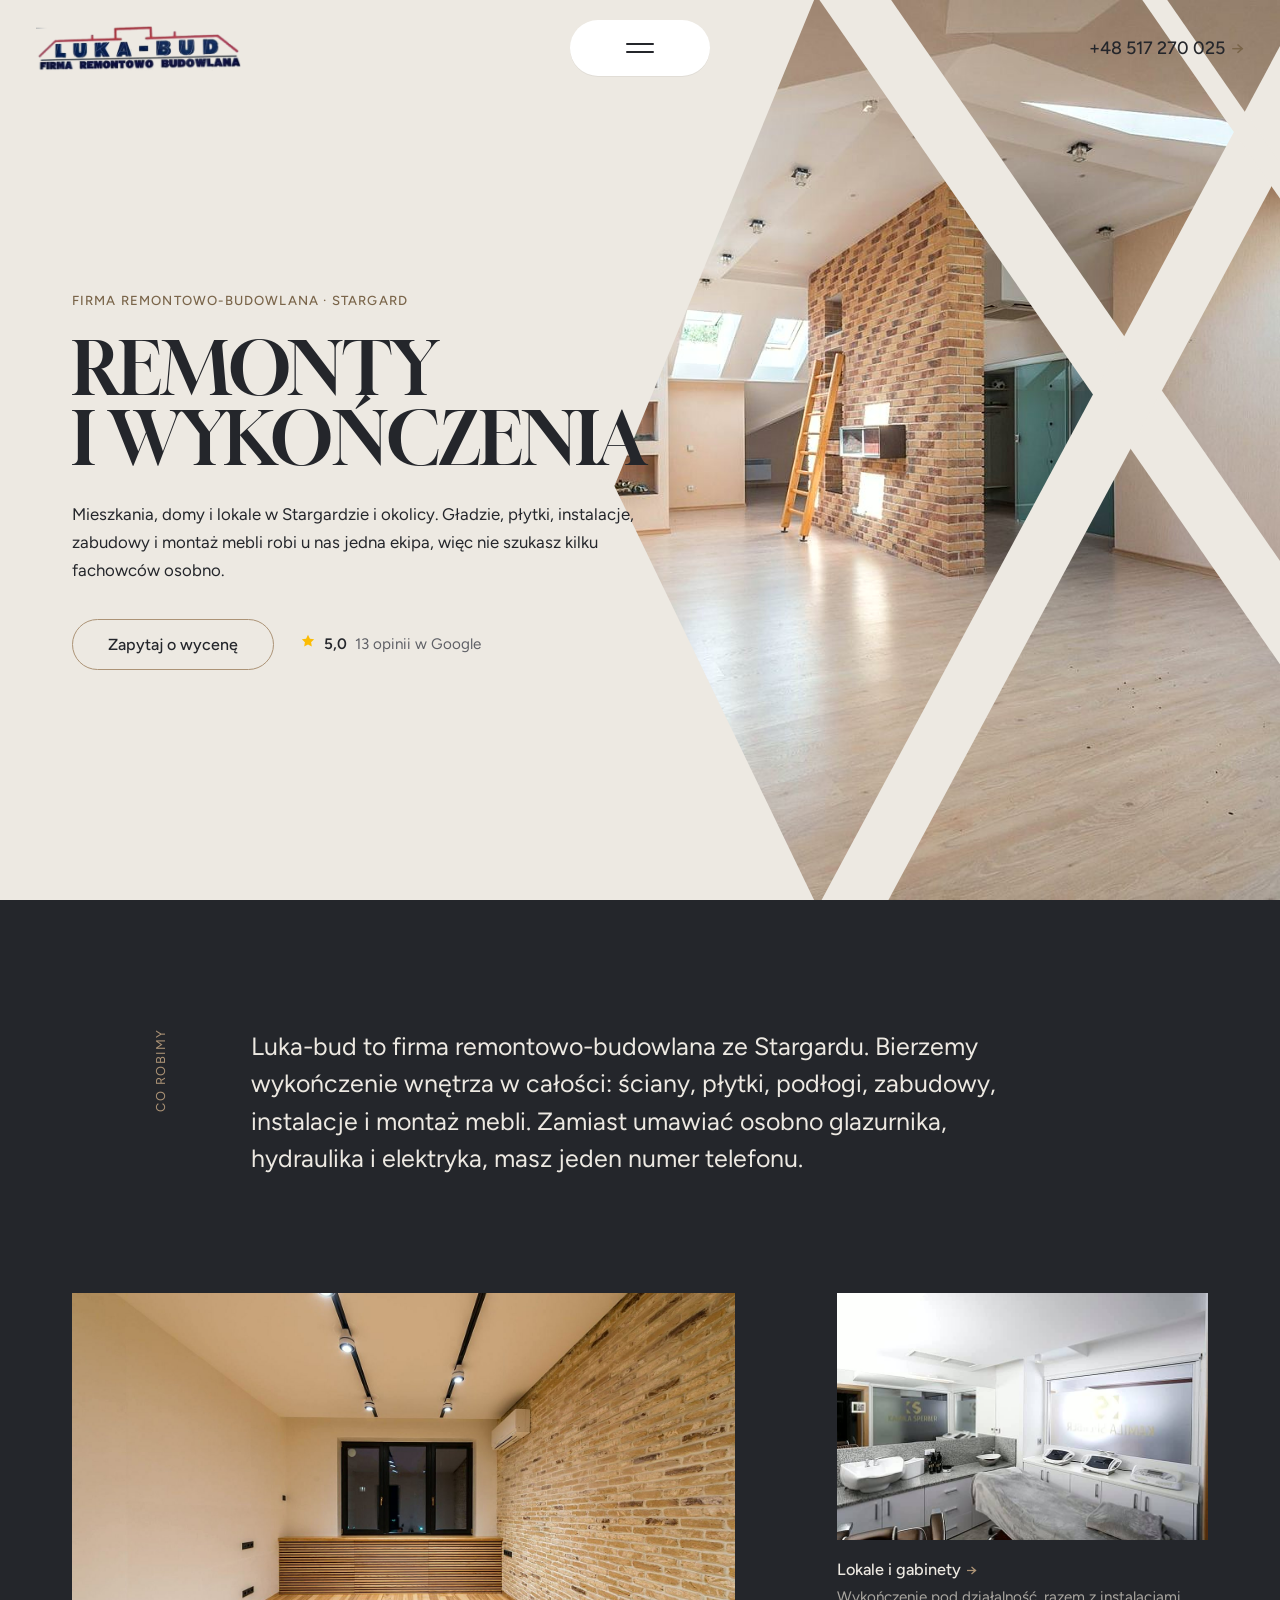
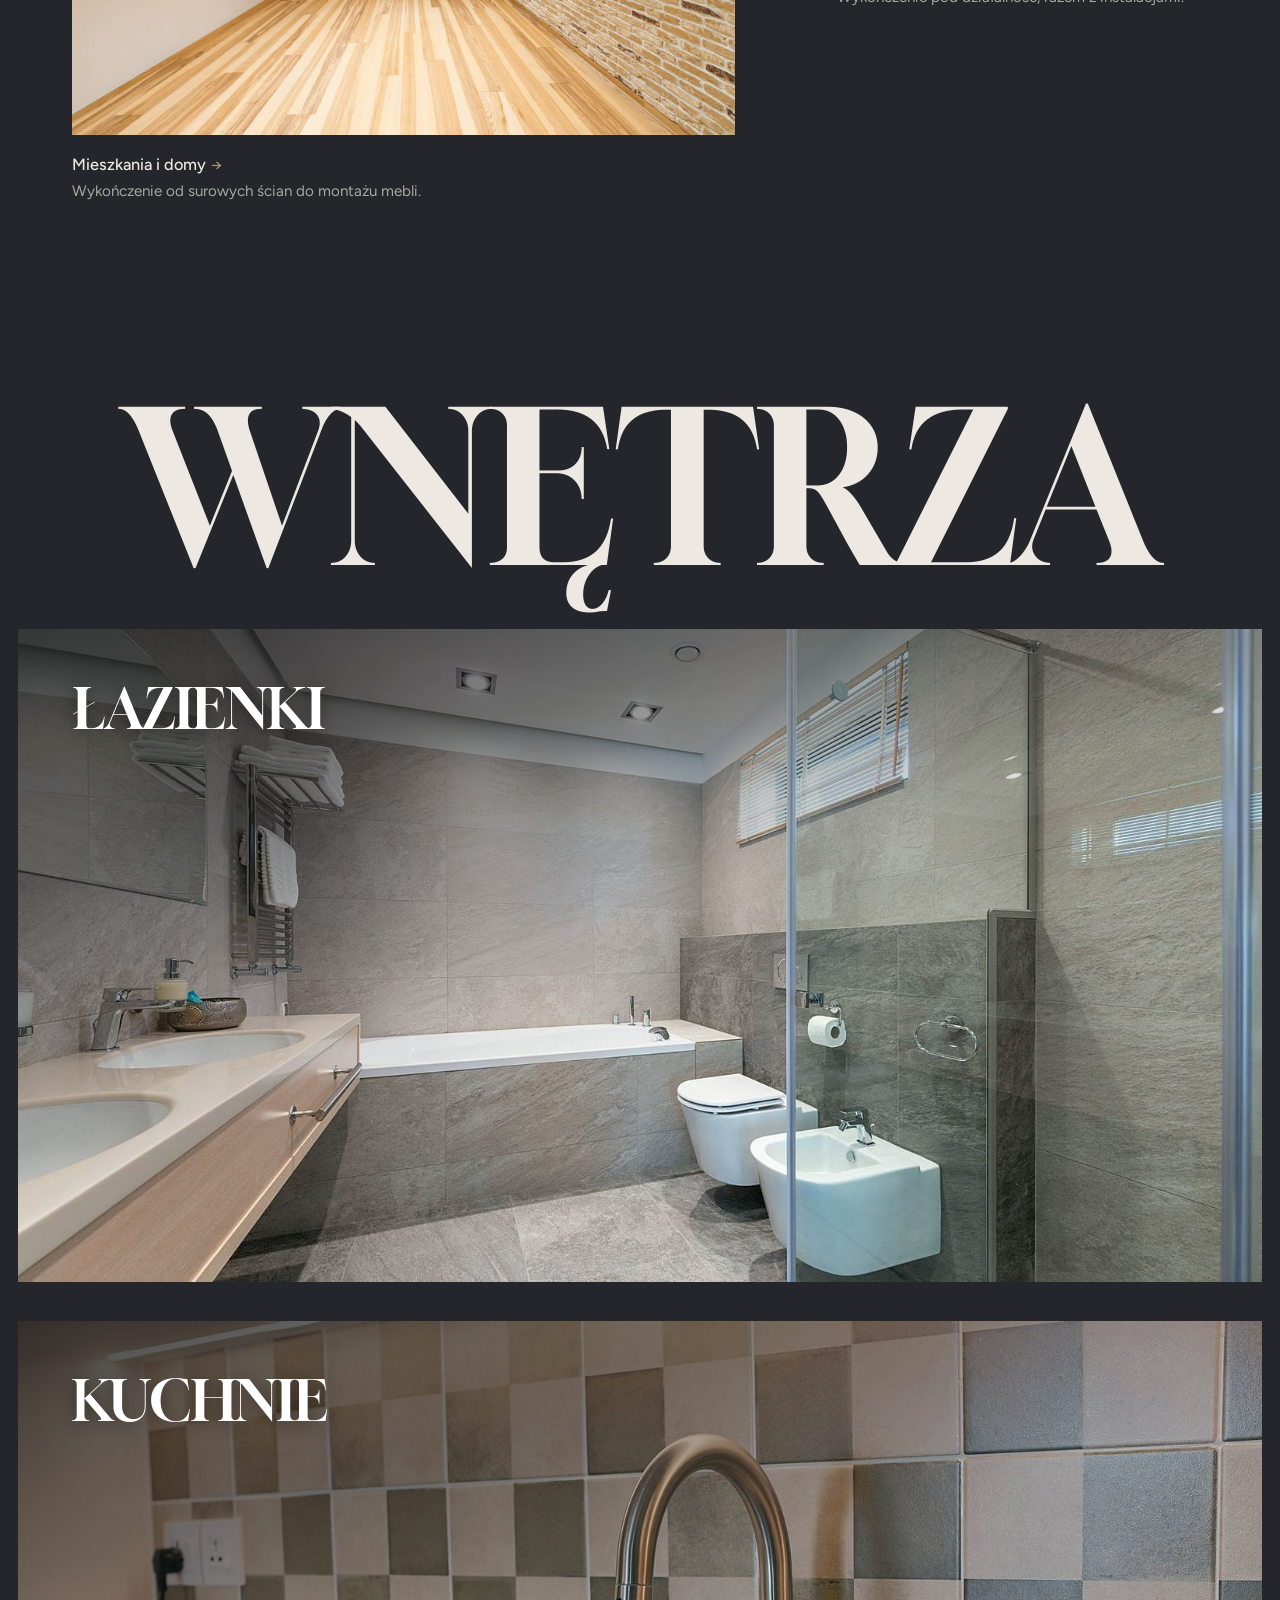
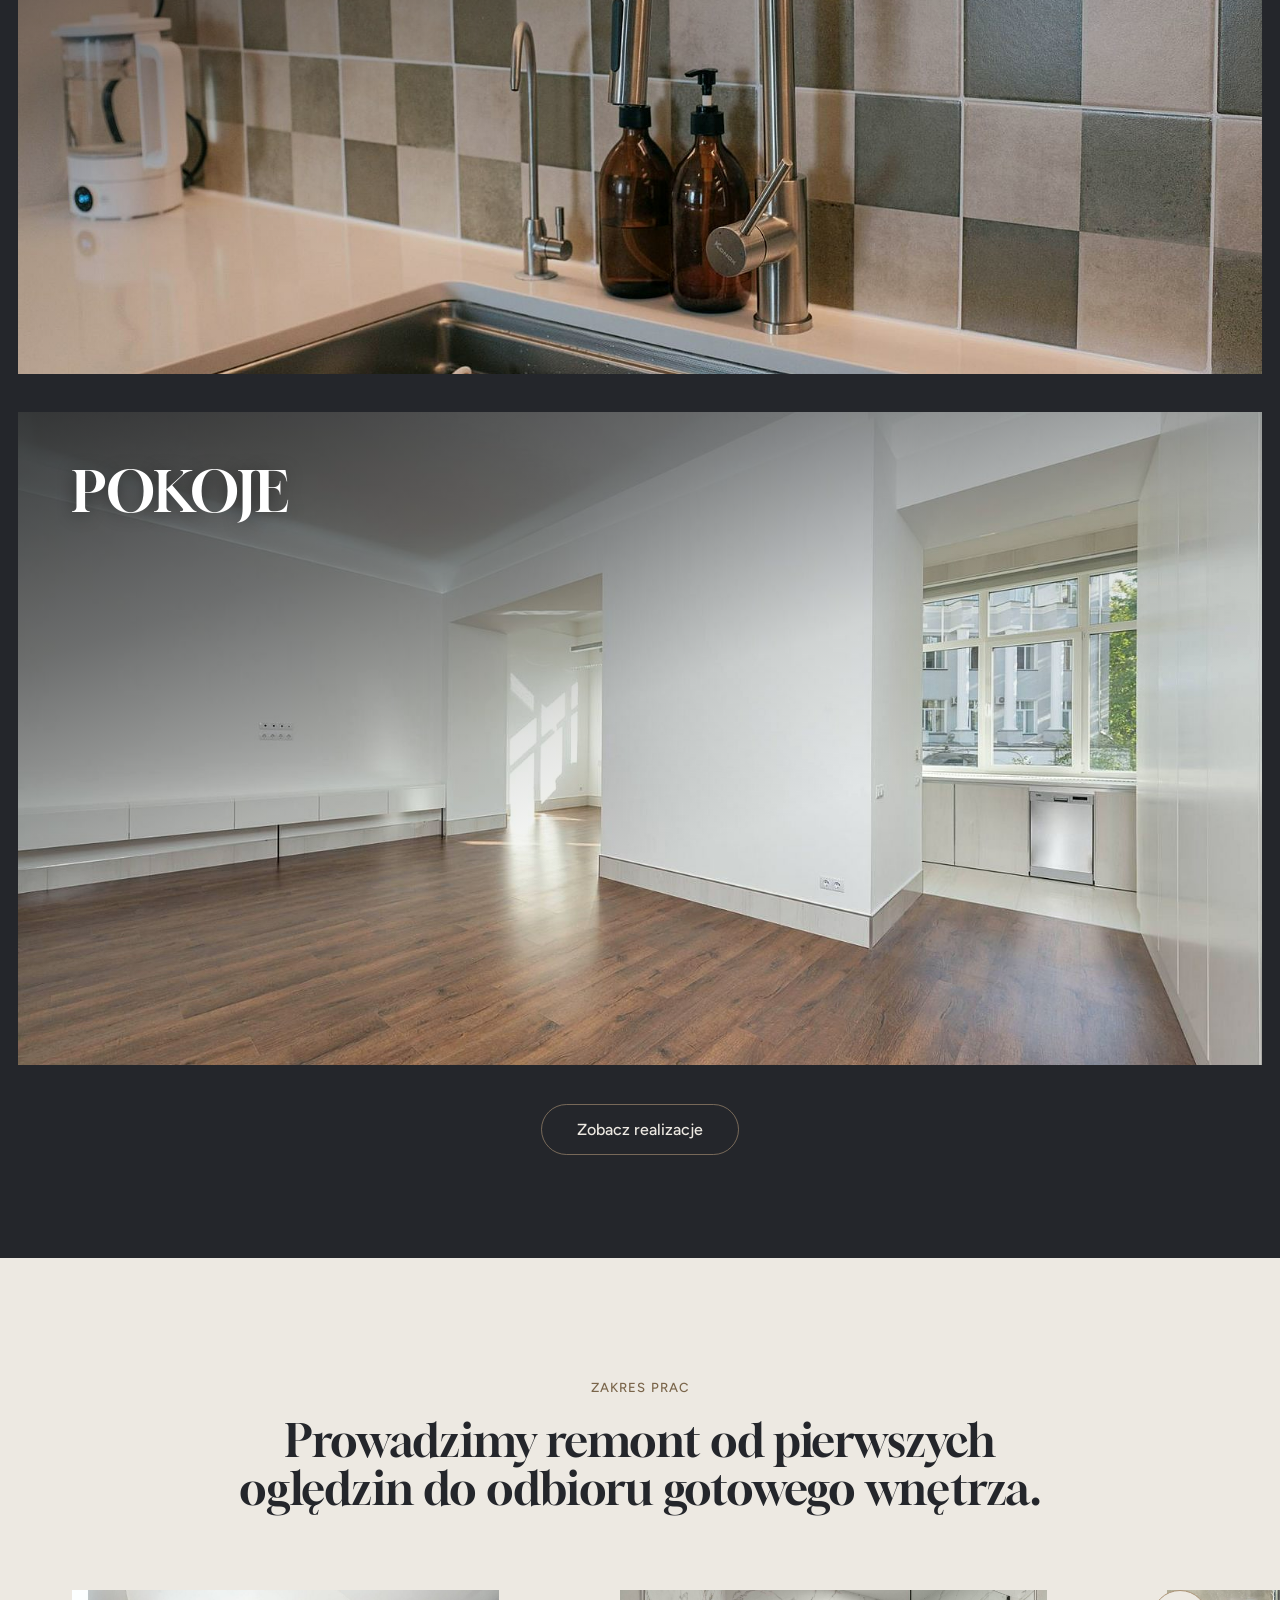
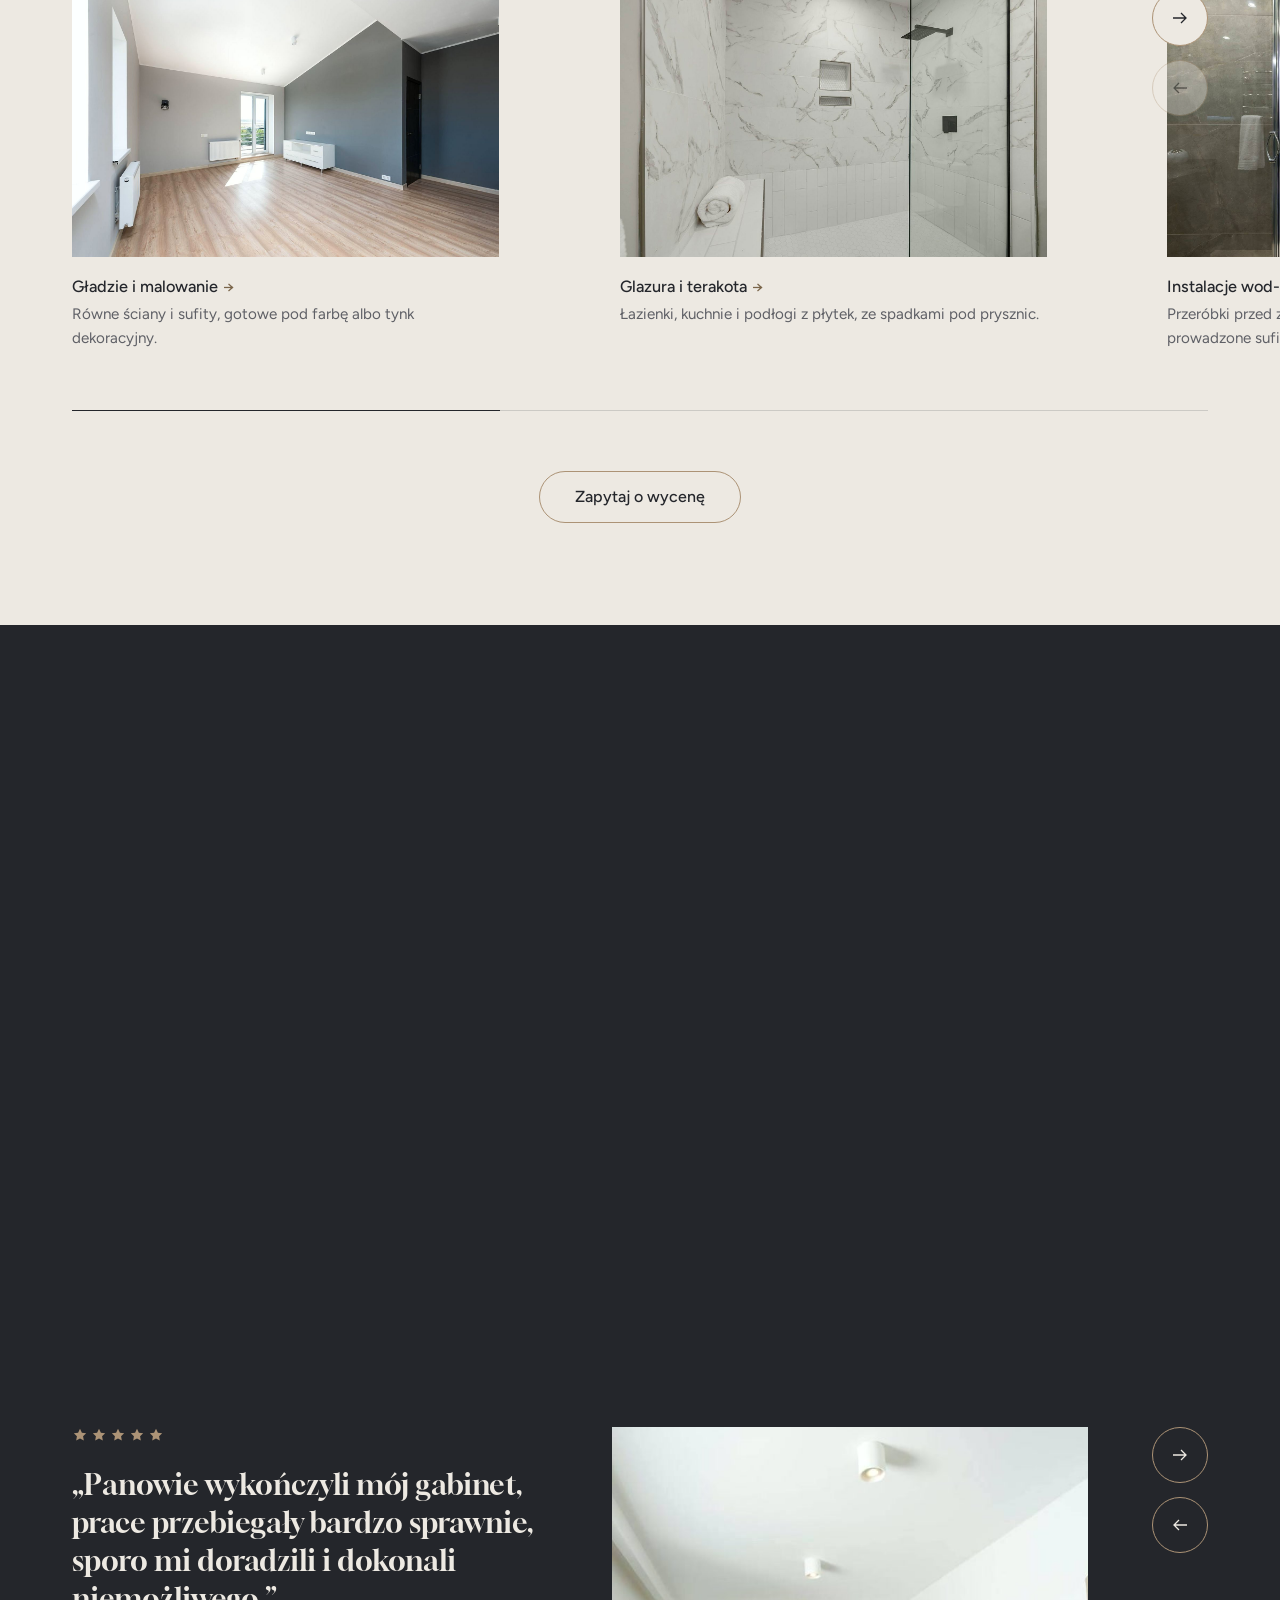
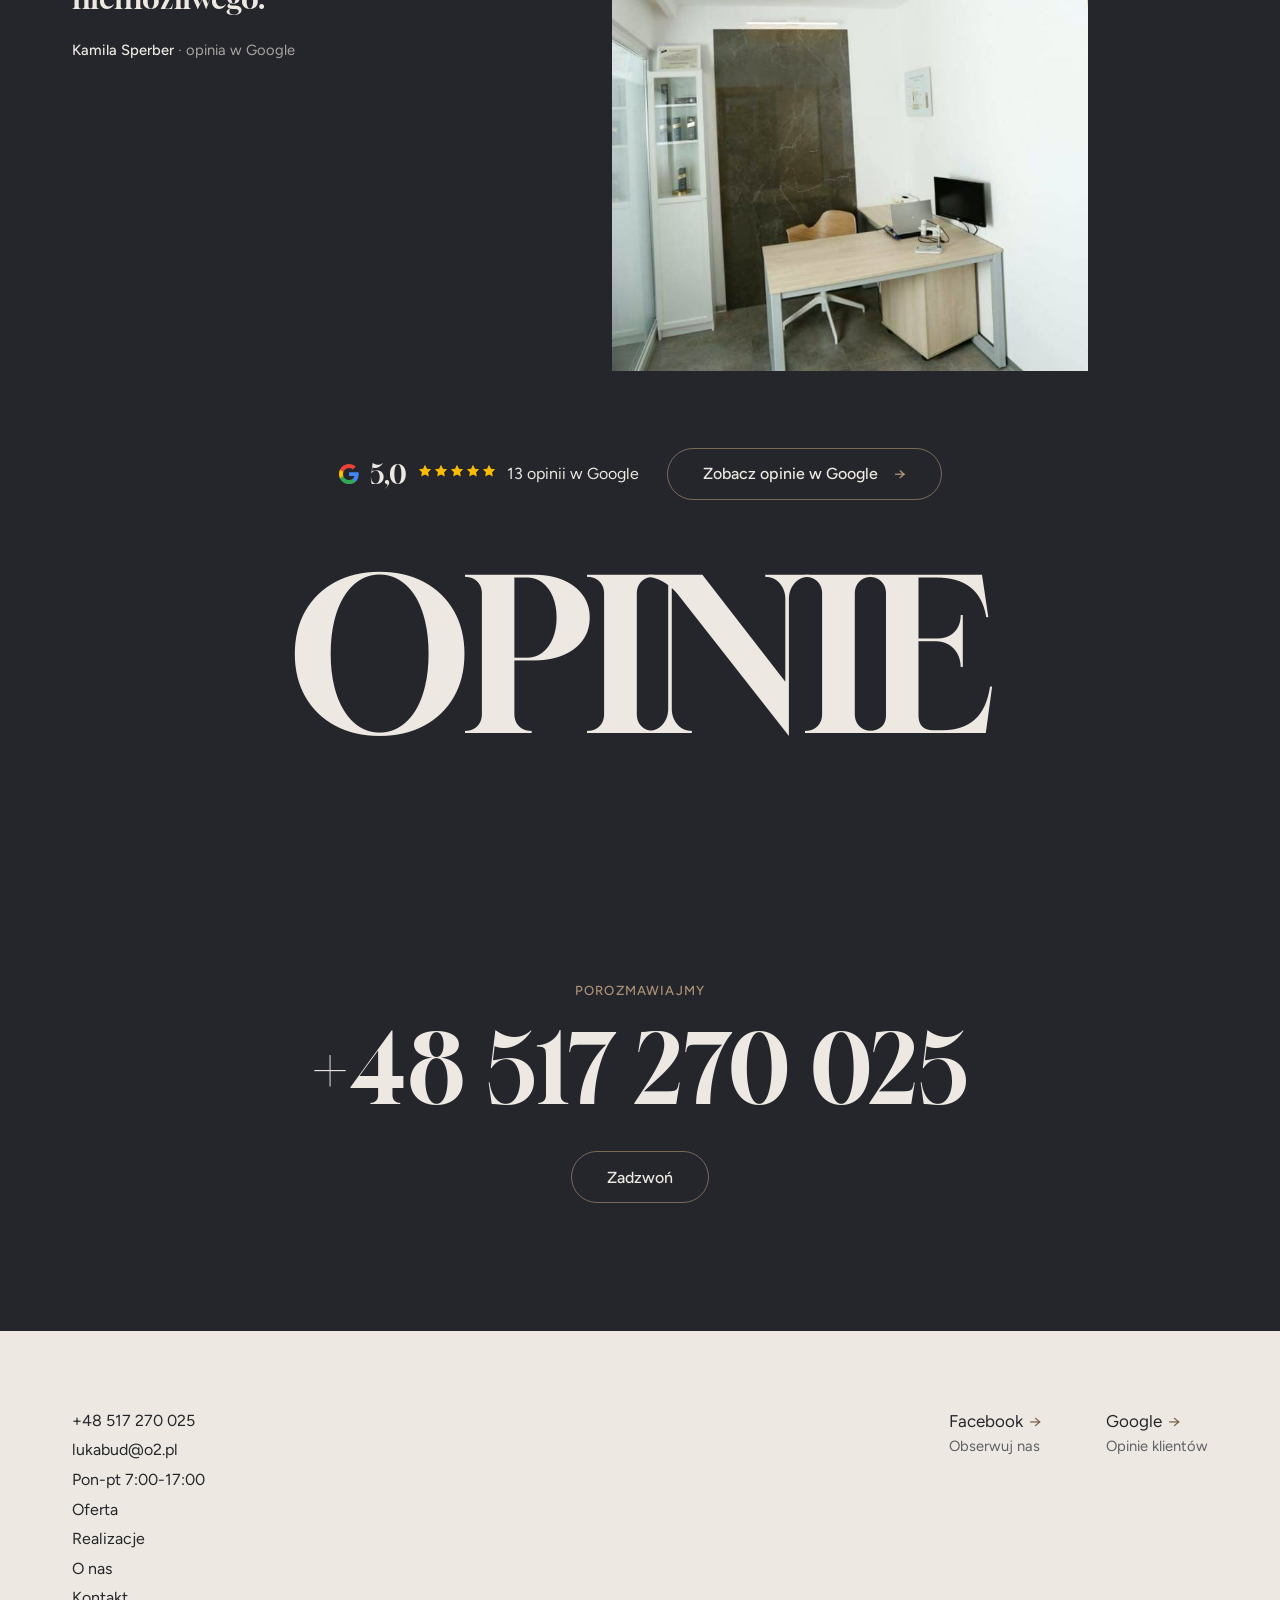
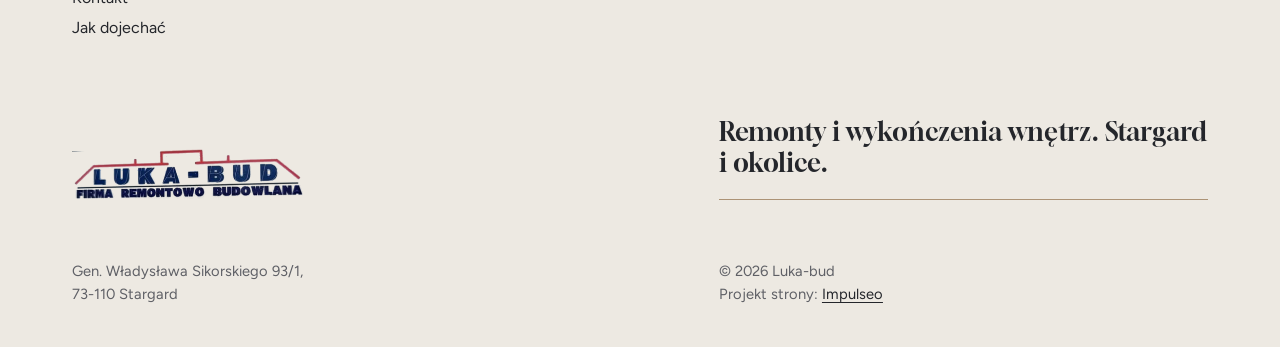
<file: index.html>
<!DOCTYPE html>
<html lang="pl">
<head>
<meta charset="UTF-8">
<meta name="viewport" content="width=device-width, initial-scale=1.0">
<title>Luka-bud - remonty i wykończenia wnętrz · Stargard</title>
<meta name="description" content="Luka-bud - firma remontowo-budowlana ze Stargardu. Wykończenia wnętrz: gładzie, malowanie, glazura, panele, zabudowy GK, instalacje wod-kan i elektryczne, montaż mebli. Zadzwoń po wycenę.">
<link rel="canonical" href="https://impulseo-pl.github.io/luka-bud/">
<meta name="robots" content="noindex, nofollow">
<meta name="theme-color" content="#ede9e2">
<meta property="og:type" content="website">
<meta property="og:locale" content="pl_PL">
<meta property="og:site_name" content="Luka-bud">
<meta property="og:title" content="Luka-bud - remonty i wykończenia wnętrz · Stargard">
<meta property="og:description" content="Luka-bud - firma remontowo-budowlana ze Stargardu. Wykończenia wnętrz: gładzie, malowanie, glazura, panele, zabudowy GK, instalacje wod-kan i elektryczne, montaż mebli. Zadzwoń po wycenę.">
<meta property="og:url" content="https://impulseo-pl.github.io/luka-bud/">
<meta property="og:image" content="https://impulseo-pl.github.io/luka-bud/img/og.jpg">
<meta property="og:image:width" content="1200">
<meta property="og:image:height" content="630">
<meta name="twitter:card" content="summary_large_image">
<script type="application/ld+json">{"@context":"https://schema.org","@type":"HomeAndConstructionBusiness","name":"Luka-bud","url":"https://impulseo-pl.github.io/luka-bud/","telephone":"+48517270025","email":"lukabud@o2.pl","image":"https://impulseo-pl.github.io/luka-bud/img/og.jpg","address":{"@type":"PostalAddress","streetAddress":"Gen. Władysława Sikorskiego 93/1","postalCode":"73-110","addressLocality":"Stargard","addressCountry":"PL"},"geo":{"@type":"GeoCoordinates","latitude":53.327258,"longitude":15.057778},"openingHours":"Mo-Fr 07:00-17:00","areaServed":"Stargard","sameAs":["https://www.facebook.com/zst.lukabud/","https://maps.google.com/?cid=10565320135875314083"]}</script>
<link rel="preconnect" href="https://fonts.googleapis.com">
<link rel="preconnect" href="https://fonts.gstatic.com" crossorigin>
<link href="https://fonts.googleapis.com/css2?family=Gloock&family=Figtree:wght@400;500;600&display=swap" rel="stylesheet">
<link rel="stylesheet" href="assets/styles.css?v=20261006">
</head>
<body>

<header class="top">
  <a class="brand" href="index.html" aria-label="Luka-bud - strona główna"><img class="brand-logo" src="img/logo.png" alt="Luka-bud - firma remontowo-budowlana" width="900" height="202" decoding="async"></a>
  <button class="menu-pill" type="button" aria-expanded="false" aria-controls="menu" aria-label="Otwórz menu"><span class="pill-lines"></span></button>
  <a class="top-tel" href="tel:+48517270025">+48 517 270 025<span class="arr">→</span></a>
</header>
<div class="menu" id="menu" aria-hidden="true">
  <div class="menu-in">
    <ul class="menu-main"><li><a href="index.html"><small>01</small><span>Start</span></a></li><li><a href="oferta.html"><small>02</small><span>Oferta</span></a></li><li><a href="realizacje.html"><small>03</small><span>Realizacje</span></a></li><li><a href="o-nas.html"><small>04</small><span>O&nbsp;nas</span></a></li><li><a href="kontakt.html"><small>05</small><span>Kontakt</span></a></li></ul>
    <div class="menu-side">
      <div><p class="eyebrow">Zakres prac</p><ul><li><a href="oferta.html#gladzie">Gładzie i&nbsp;malowanie</a></li><li><a href="oferta.html#glazura">Glazura i&nbsp;terakota</a></li><li><a href="oferta.html#instalacje">Instalacje wod-kan i&nbsp;elektryczne</a></li><li><a href="oferta.html#podlogi">Podłogi, drzwi i&nbsp;okna</a></li><li><a href="oferta.html#zabudowy">Zabudowy i&nbsp;sufity GK</a></li><li><a href="oferta.html#meble">Montaż mebli i&nbsp;drobne prace</a></li></ul></div>
      <div><p class="eyebrow">Kontakt</p><ul><li><a href="tel:+48517270025">+48 517 270 025</a></li><li><a href="mailto:lukabud@o2.pl">lukabud@o2.pl</a></li><li>Gen. Władysława Sikorskiego 93/1, 73-110 Stargard</li><li>Pon-pt 7:00-17:00</li></ul></div>
    </div>
  </div>
</div>

<main>
<section class="hero-x">
  <div class="hx-copy">
    <span class="eyebrow">Firma remontowo-budowlana · Stargard</span>
    <h1>Remonty i&nbsp;wykończenia</h1>
    <p class="lead">Mieszkania, domy i&nbsp;lokale w&nbsp;Stargardzie i&nbsp;okolicy. Gładzie, płytki, instalacje, zabudowy i&nbsp;montaż mebli robi u&nbsp;nas jedna ekipa, więc nie szukasz kilku fachowców osobno.</p>
    <div class="hx-acts">
      <a class="btn" href="kontakt.html">Zapytaj o&nbsp;wycenę</a>
      <a class="hx-rate" href="https://maps.google.com/?cid=10565320135875314083&amp;g_mp=Cidnb29nbGUubWFwcy5wbGFjZXMudjEuUGxhY2VzLlNlYXJjaFRleHQQAhgEIAA" target="_blank" rel="noopener"><span class="gb-stars"><svg width="16" height="16" viewBox="0 0 24 24" aria-hidden="true"><path d="M12 2.8l2.85 5.8 6.4.93-4.63 4.5 1.1 6.37L12 17.4l-5.72 3 1.1-6.37-4.63-4.5 6.4-.93L12 2.8Z" fill="currentColor"/></svg></span><b>5,0</b><span>13 opinii w&nbsp;Google</span></a>
    </div>
  </div>
  <div class="hx-art">
    <img src="img/hero.jpg" alt="Wykończone poddasze z panelami na podłodze i ścianą z cegły" width="1600" height="1068" fetchpriority="high" decoding="async">
    <svg viewBox="0 0 80 100" preserveAspectRatio="none" aria-hidden="true"><g stroke="#ede9e2" fill="none"><line class="hb1" x1="20" y1="-12" x2="98" y2="92" vector-effect="non-scaling-stroke"/><line class="hb1" x1="94" y1="-12" x2="22" y2="112" vector-effect="non-scaling-stroke"/><line class="hb2" x1="56" y1="-12" x2="98" y2="44" vector-effect="non-scaling-stroke"/></g></svg>
  </div>
</section>

<section class="intro dk">
  <div class="wrap">
    <div class="intro-head rv">
      <span class="vlabel">Co robimy</span>
      <p>Luka-bud to firma remontowo-budowlana ze Stargardu. Bierzemy wykończenie wnętrza w&nbsp;całości: ściany, płytki, podłogi, zabudowy, instalacje i&nbsp;montaż mebli. Zamiast umawiać osobno glazurnika, hydraulika i&nbsp;elektryka, masz jeden numer telefonu.</p>
    </div>
    <div class="duo">
      <a class="duo-card rv" href="oferta.html"><div class="zoom"><img src="img/about.jpg" alt="Wykończony pokój z panelami i ścianą z cegły" width="1600" height="1068" loading="eager" decoding="async"></div>
        <div class="cap"><b>Mieszkania i&nbsp;domy<span class="arr">→</span></b><span class="muted">Wykończenie od surowych ścian do montażu mebli.</span></div></a>
      <a class="duo-card small rv" href="realizacje.html"><div class="zoom"><img src="img/g2.jpg" alt="Gabinet wykończony przez Luka-bud" width="750" height="500" loading="eager" decoding="async"></div>
        <div class="cap"><b>Lokale i&nbsp;gabinety<span class="arr">→</span></b><span class="muted">Wykończenie pod działalność, razem z&nbsp;instalacjami.</span></div></a>
    </div>
  </div>
</section>

<section class="work dk">
  <h2 class="mega rv">Wnętrza</h2>
  <a class="wtile tile rv" href="realizacje.html"><div class="zoom"><img src="img/g9.jpg" alt="Łazienka z wanną i prysznicem" width="1600" height="1068" loading="lazy" decoding="async"></div><span class="wtile-name">Łazienki</span></a>
  <a class="wtile tile rv" href="realizacje.html"><div class="zoom"><img src="img/g12.jpg" alt="Płytki nad blatem w kuchni" width="1600" height="1066" loading="lazy" decoding="async"></div><span class="wtile-name">Kuchnie</span></a>
  <a class="wtile tile rv" href="realizacje.html"><div class="zoom"><img src="img/g3.jpg" alt="Jasny pokój z panelami podłogowymi" width="1600" height="1068" loading="lazy" decoding="async"></div><span class="wtile-name">Pokoje</span></a>
  <div class="center rv"><a class="btn" href="realizacje.html">Zobacz realizacje</a></div>
</section>

<section class="uslugi" data-car>
  <div class="wrap us-head rv">
    <span class="eyebrow">Zakres prac</span>
    <h2>Prowadzimy remont od pierwszych oględzin do odbioru gotowego wnętrza.</h2>
  </div>
  <div class="car container rv">
    <div class="car-arrows"><button class="car-nav" type="button" data-next aria-label="Dalej"><svg viewBox="0 0 16 16" aria-hidden="true"><path d="M1 8h13M9 3l5 5-5 5" fill="none" stroke="currentColor" stroke-width="1.3"/></svg></button><button class="car-nav" type="button" data-prev aria-label="Wstecz"><svg viewBox="0 0 16 16" aria-hidden="true"><path d="M15 8H2M7 3 2 8l5 5" fill="none" stroke="currentColor" stroke-width="1.3"/></svg></button></div>
    <div class="car-track" data-track><a class="us-card" href="oferta.html#gladzie"><div class="zoom"><img src="img/g10.jpg" alt="Gładzie i malowanie" width="1600" height="1068" loading="lazy" decoding="async"></div><div class="cap"><b>Gładzie i&nbsp;malowanie<span class="arr">→</span></b><span class="muted">Równe ściany i&nbsp;sufity, gotowe pod farbę albo tynk dekoracyjny.</span></div></a><a class="us-card" href="oferta.html#glazura"><div class="zoom"><img src="img/g6.jpg" alt="Glazura i terakota" width="1600" height="1067" loading="lazy" decoding="async"></div><div class="cap"><b>Glazura i&nbsp;terakota<span class="arr">→</span></b><span class="muted">Łazienki, kuchnie i&nbsp;podłogi z&nbsp;płytek, ze spadkami pod prysznic.</span></div></a><a class="us-card" href="oferta.html#instalacje"><div class="zoom"><img src="img/g7.jpg" alt="Instalacje wod-kan i elektryczne" width="1600" height="1068" loading="lazy" decoding="async"></div><div class="cap"><b>Instalacje wod-kan i&nbsp;elektryczne<span class="arr">→</span></b><span class="muted">Przeróbki przed zamknięciem ścian, w&nbsp;razie potrzeby prowadzone sufitem.</span></div></a><a class="us-card" href="oferta.html#podlogi"><div class="zoom"><img src="img/g5.jpg" alt="Podłogi, drzwi i okna" width="1600" height="1066" loading="lazy" decoding="async"></div><div class="cap"><b>Podłogi, drzwi i&nbsp;okna<span class="arr">→</span></b><span class="muted">Panele z&nbsp;listwami, drzwi wewnętrzne i&nbsp;okna z&nbsp;obróbką.</span></div></a><a class="us-card" href="oferta.html#zabudowy"><div class="zoom"><img src="img/g4.jpg" alt="Zabudowy i sufity GK" width="1600" height="1068" loading="lazy" decoding="async"></div><div class="cap"><b>Zabudowy i&nbsp;sufity GK<span class="arr">→</span></b><span class="muted">Ścianki działowe, skosy, wnęki i&nbsp;sufity pod oświetlenie.</span></div></a><a class="us-card" href="oferta.html#meble"><div class="zoom"><img src="img/g8.jpg" alt="Montaż mebli i drobne prace" width="1600" height="1068" loading="lazy" decoding="async"></div><div class="cap"><b>Montaż mebli i&nbsp;drobne prace<span class="arr">→</span></b><span class="muted">Meble kuchenne, zabudowy i&nbsp;prace ciesielsko-dekarskie.</span></div></a></div>
  </div>
  <div class="wrap"><div class="car-bar"><i></i></div></div>
  <div class="center rv"><a class="btn" href="kontakt.html">Zapytaj o&nbsp;wycenę</a></div>
</section>

<section class="stopklatka" aria-hidden="true">
  <div class="stk-bg" style="background-image:url(img/g11.jpg)"></div>
</section>

<section class="opinie dk">
  <div class="wrap">
    <div class="op-wrap">
      <div class="opinie-grid" data-opinie><figure class="op-card is-on"><span class="op-stars" aria-label="5 na 5"><svg width="16" height="16" viewBox="0 0 24 24" aria-hidden="true"><path d="M12 2.8l2.85 5.8 6.4.93-4.63 4.5 1.1 6.37L12 17.4l-5.72 3 1.1-6.37-4.63-4.5 6.4-.93L12 2.8Z" fill="currentColor"/></svg><svg width="16" height="16" viewBox="0 0 24 24" aria-hidden="true"><path d="M12 2.8l2.85 5.8 6.4.93-4.63 4.5 1.1 6.37L12 17.4l-5.72 3 1.1-6.37-4.63-4.5 6.4-.93L12 2.8Z" fill="currentColor"/></svg><svg width="16" height="16" viewBox="0 0 24 24" aria-hidden="true"><path d="M12 2.8l2.85 5.8 6.4.93-4.63 4.5 1.1 6.37L12 17.4l-5.72 3 1.1-6.37-4.63-4.5 6.4-.93L12 2.8Z" fill="currentColor"/></svg><svg width="16" height="16" viewBox="0 0 24 24" aria-hidden="true"><path d="M12 2.8l2.85 5.8 6.4.93-4.63 4.5 1.1 6.37L12 17.4l-5.72 3 1.1-6.37-4.63-4.5 6.4-.93L12 2.8Z" fill="currentColor"/></svg><svg width="16" height="16" viewBox="0 0 24 24" aria-hidden="true"><path d="M12 2.8l2.85 5.8 6.4.93-4.63 4.5 1.1 6.37L12 17.4l-5.72 3 1.1-6.37-4.63-4.5 6.4-.93L12 2.8Z" fill="currentColor"/></svg></span><blockquote>„Panowie wykończyli mój gabinet, prace przebiegały bardzo sprawnie, sporo mi doradzili i&nbsp;dokonali niemożliwego.”</blockquote><figcaption><b>Kamila Sperber</b> · opinia w&nbsp;Google</figcaption></figure><figure class="op-card"><span class="op-stars" aria-label="5 na 5"><svg width="16" height="16" viewBox="0 0 24 24" aria-hidden="true"><path d="M12 2.8l2.85 5.8 6.4.93-4.63 4.5 1.1 6.37L12 17.4l-5.72 3 1.1-6.37-4.63-4.5 6.4-.93L12 2.8Z" fill="currentColor"/></svg><svg width="16" height="16" viewBox="0 0 24 24" aria-hidden="true"><path d="M12 2.8l2.85 5.8 6.4.93-4.63 4.5 1.1 6.37L12 17.4l-5.72 3 1.1-6.37-4.63-4.5 6.4-.93L12 2.8Z" fill="currentColor"/></svg><svg width="16" height="16" viewBox="0 0 24 24" aria-hidden="true"><path d="M12 2.8l2.85 5.8 6.4.93-4.63 4.5 1.1 6.37L12 17.4l-5.72 3 1.1-6.37-4.63-4.5 6.4-.93L12 2.8Z" fill="currentColor"/></svg><svg width="16" height="16" viewBox="0 0 24 24" aria-hidden="true"><path d="M12 2.8l2.85 5.8 6.4.93-4.63 4.5 1.1 6.37L12 17.4l-5.72 3 1.1-6.37-4.63-4.5 6.4-.93L12 2.8Z" fill="currentColor"/></svg><svg width="16" height="16" viewBox="0 0 24 24" aria-hidden="true"><path d="M12 2.8l2.85 5.8 6.4.93-4.63 4.5 1.1 6.37L12 17.4l-5.72 3 1.1-6.37-4.63-4.5 6.4-.93L12 2.8Z" fill="currentColor"/></svg></span><blockquote>„Wyrażamy opinie o&nbsp;Luka-Bud częścią mowy jaką jest przysłówek, bo tak jest konkretnie i&nbsp;szczerze: A&nbsp;więc jak? profesjonalnie, sprawnie, dokładnie, terminowo, czysto i&nbsp;nowocześnie.”</blockquote><figcaption><b>Andrzej Krenca</b> · opinia w&nbsp;Google</figcaption></figure><figure class="op-card"><span class="op-stars" aria-label="5 na 5"><svg width="16" height="16" viewBox="0 0 24 24" aria-hidden="true"><path d="M12 2.8l2.85 5.8 6.4.93-4.63 4.5 1.1 6.37L12 17.4l-5.72 3 1.1-6.37-4.63-4.5 6.4-.93L12 2.8Z" fill="currentColor"/></svg><svg width="16" height="16" viewBox="0 0 24 24" aria-hidden="true"><path d="M12 2.8l2.85 5.8 6.4.93-4.63 4.5 1.1 6.37L12 17.4l-5.72 3 1.1-6.37-4.63-4.5 6.4-.93L12 2.8Z" fill="currentColor"/></svg><svg width="16" height="16" viewBox="0 0 24 24" aria-hidden="true"><path d="M12 2.8l2.85 5.8 6.4.93-4.63 4.5 1.1 6.37L12 17.4l-5.72 3 1.1-6.37-4.63-4.5 6.4-.93L12 2.8Z" fill="currentColor"/></svg><svg width="16" height="16" viewBox="0 0 24 24" aria-hidden="true"><path d="M12 2.8l2.85 5.8 6.4.93-4.63 4.5 1.1 6.37L12 17.4l-5.72 3 1.1-6.37-4.63-4.5 6.4-.93L12 2.8Z" fill="currentColor"/></svg><svg width="16" height="16" viewBox="0 0 24 24" aria-hidden="true"><path d="M12 2.8l2.85 5.8 6.4.93-4.63 4.5 1.1 6.37L12 17.4l-5.72 3 1.1-6.37-4.63-4.5 6.4-.93L12 2.8Z" fill="currentColor"/></svg></span><blockquote>„Fachowa robota. Panowie bardzo kontaktowi, potrafią doradzić, a&nbsp;w&nbsp;razie problemów zawsze dzwonią. Cała moja rodzina korzysta z&nbsp;ich usług. Gorąco Polecam!”</blockquote><figcaption><b>Artur Sperber</b> · opinia w&nbsp;Google</figcaption></figure></div>
      <div class="zoom op-img rv"><img src="img/g1.jpg" alt="Gabinet po wykończeniu przez Luka-bud" width="680" height="1068" loading="lazy" decoding="async"></div>
      <div class="op-arrows"><button class="car-nav" type="button" data-op-next aria-label="Następna opinia"><svg viewBox="0 0 16 16" aria-hidden="true"><path d="M1 8h13M9 3l5 5-5 5" fill="none" stroke="currentColor" stroke-width="1.3"/></svg></button><button class="car-nav" type="button" data-op-prev aria-label="Poprzednia opinia"><svg viewBox="0 0 16 16" aria-hidden="true"><path d="M15 8H2M7 3 2 8l5 5" fill="none" stroke="currentColor" stroke-width="1.3"/></svg></button></div>
    </div>
    <div class="op-meta">
      <span class="g-badge"><svg viewBox="0 0 24 24" width="22" height="22" aria-hidden="true"><path fill="#4285F4" d="M22.56 12.25c0-.78-.07-1.53-.2-2.25H12v4.26h5.92c-.26 1.37-1.04 2.53-2.21 3.31v2.77h3.57c2.08-1.92 3.28-4.74 3.28-8.09z"/><path fill="#34A853" d="M12 23c2.97 0 5.46-.98 7.28-2.66l-3.57-2.77c-.98.66-2.23 1.06-3.71 1.06-2.86 0-5.29-1.93-6.16-4.53H2.18v2.84C3.99 20.53 7.7 23 12 23z"/><path fill="#FBBC05" d="M5.84 14.09c-.22-.66-.35-1.36-.35-2.09s.13-1.43.35-2.09V7.07H2.18C1.43 8.55 1 10.22 1 12s.43 3.45 1.18 4.93l2.85-2.22.81-.62z"/><path fill="#EA4335" d="M12 5.38c1.62 0 3.06.56 4.21 1.64l3.15-3.15C17.45 2.09 14.97 1 12 1 7.7 1 3.99 3.47 2.18 7.07l3.66 2.84c.87-2.6 3.3-4.53 6.16-4.53z"/></svg><b>5,0</b><span class="gb-stars" aria-hidden="true"><svg width="16" height="16" viewBox="0 0 24 24" aria-hidden="true"><path d="M12 2.8l2.85 5.8 6.4.93-4.63 4.5 1.1 6.37L12 17.4l-5.72 3 1.1-6.37-4.63-4.5 6.4-.93L12 2.8Z" fill="currentColor"/></svg><svg width="16" height="16" viewBox="0 0 24 24" aria-hidden="true"><path d="M12 2.8l2.85 5.8 6.4.93-4.63 4.5 1.1 6.37L12 17.4l-5.72 3 1.1-6.37-4.63-4.5 6.4-.93L12 2.8Z" fill="currentColor"/></svg><svg width="16" height="16" viewBox="0 0 24 24" aria-hidden="true"><path d="M12 2.8l2.85 5.8 6.4.93-4.63 4.5 1.1 6.37L12 17.4l-5.72 3 1.1-6.37-4.63-4.5 6.4-.93L12 2.8Z" fill="currentColor"/></svg><svg width="16" height="16" viewBox="0 0 24 24" aria-hidden="true"><path d="M12 2.8l2.85 5.8 6.4.93-4.63 4.5 1.1 6.37L12 17.4l-5.72 3 1.1-6.37-4.63-4.5 6.4-.93L12 2.8Z" fill="currentColor"/></svg><svg width="16" height="16" viewBox="0 0 24 24" aria-hidden="true"><path d="M12 2.8l2.85 5.8 6.4.93-4.63 4.5 1.1 6.37L12 17.4l-5.72 3 1.1-6.37-4.63-4.5 6.4-.93L12 2.8Z" fill="currentColor"/></svg></span><span>13 opinii w&nbsp;Google</span></span>
      <a class="btn op-google" href="https://maps.google.com/?cid=10565320135875314083&amp;g_mp=Cidnb29nbGUubWFwcy5wbGFjZXMudjEuUGxhY2VzLlNlYXJjaFRleHQQAhgEIAA" target="_blank" rel="noopener">Zobacz opinie w&nbsp;Google <span class="arr">→</span></a>
    </div>
  </div>
  <h2 class="mega rv">Opinie</h2>
</section>

<section class="cta cta-tel dk">
  <div class="wrap rv">
    <span class="eyebrow">Porozmawiajmy</span>
    <a class="big-tel" href="tel:+48517270025">+48 517 270 025</a>
    <a class="btn" href="tel:+48517270025">Zadzwoń</a>
  </div>
</section>
</main>

<footer class="foot">
  <div class="wrap">
    <div class="foot-grid">
      <ul class="foot-list">
        <li><a class="ul" href="tel:+48517270025">+48 517 270 025</a></li>
        <li><a class="ul" href="mailto:lukabud@o2.pl">lukabud@o2.pl</a></li>
        <li>Pon-pt 7:00-17:00</li>
        <li><a class="ul" href="oferta.html">Oferta</a></li>
        <li><a class="ul" href="realizacje.html">Realizacje</a></li>
        <li><a class="ul" href="o-nas.html">O&nbsp;nas</a></li>
        <li><a class="ul" href="kontakt.html">Kontakt</a></li>
        <li><a class="ul" href="https://maps.google.com/?cid=10565320135875314083&amp;g_mp=Cidnb29nbGUubWFwcy5wbGFjZXMudjEuUGxhY2VzLlNlYXJjaFRleHQQAhgEIAA" target="_blank" rel="noopener">Jak dojechać</a></li>
      </ul>
      <div class="foot-soc">
        <a class="soc" href="https://www.facebook.com/zst.lukabud/" target="_blank" rel="noopener" aria-label="Facebook - Luka-bud">Facebook<span class="arr">→</span><small>Obserwuj nas</small></a>
        <a class="soc" href="https://maps.google.com/?cid=10565320135875314083&amp;g_mp=Cidnb29nbGUubWFwcy5wbGFjZXMudjEuUGxhY2VzLlNlYXJjaFRleHQQAhgEIAA" target="_blank" rel="noopener" aria-label="Google - Luka-bud">Google<span class="arr">→</span><small>Opinie klientów</small></a>
      </div>
    </div>
    <div class="foot-mid">
      <a href="index.html" aria-label="Luka-bud - strona główna"><img class="brand-logo" src="img/logo.png" alt="Luka-bud - firma remontowo-budowlana" width="900" height="202" loading="lazy" decoding="async"></a>
      <p class="foot-tag">Remonty i&nbsp;wykończenia wnętrz. Stargard i&nbsp;okolice.</p>
    </div>
    <div class="foot-bot">
      <span>Gen. Władysława Sikorskiego 93/1,<br>73-110 Stargard</span>
      <span>© 2026 Luka-bud<br>Projekt strony: <a class="foot-credit" href="https://impulseo.pl" target="_blank" rel="noopener">Impulseo</a></span>
    </div>
  </div>
</footer>
<div class="sticky-call"><a class="sc-call" href="tel:+48517270025"><svg width="16" height="16" viewBox="0 0 24 24" fill="none" aria-hidden="true"><path d="M6.6 10.8a15.5 15.5 0 0 0 6.6 6.6l2.2-2.2a1 1 0 0 1 1-.24 11.4 11.4 0 0 0 3.6.58 1 1 0 0 1 1 1V20a1 1 0 0 1-1 1A17 17 0 0 1 3 4a1 1 0 0 1 1-1h3.5a1 1 0 0 1 1 1c0 1.25.2 2.46.58 3.6a1 1 0 0 1-.25 1l-2.23 2.2Z" fill="currentColor"/></svg> Zadzwoń</a><a class="sc-quote" href="kontakt.html">Zapytaj o&nbsp;wycenę</a></div>
<div class="demo-wazne" data-do="2026-10-12" data-cykl="3" hidden><svg class="dw-ico" width="13" height="13" viewBox="0 0 24 24" fill="none" aria-hidden="true"><circle cx="12" cy="12" r="8.6" stroke="currentColor" stroke-width="1.8"/><path d="M12 7.2V12l3.3 2" stroke="currentColor" stroke-width="1.8" stroke-linecap="round"/></svg><span class="dw-txt"></span></div>

<script src="assets/main.js?v=20261006"></script>
</body>
</html>
</file>
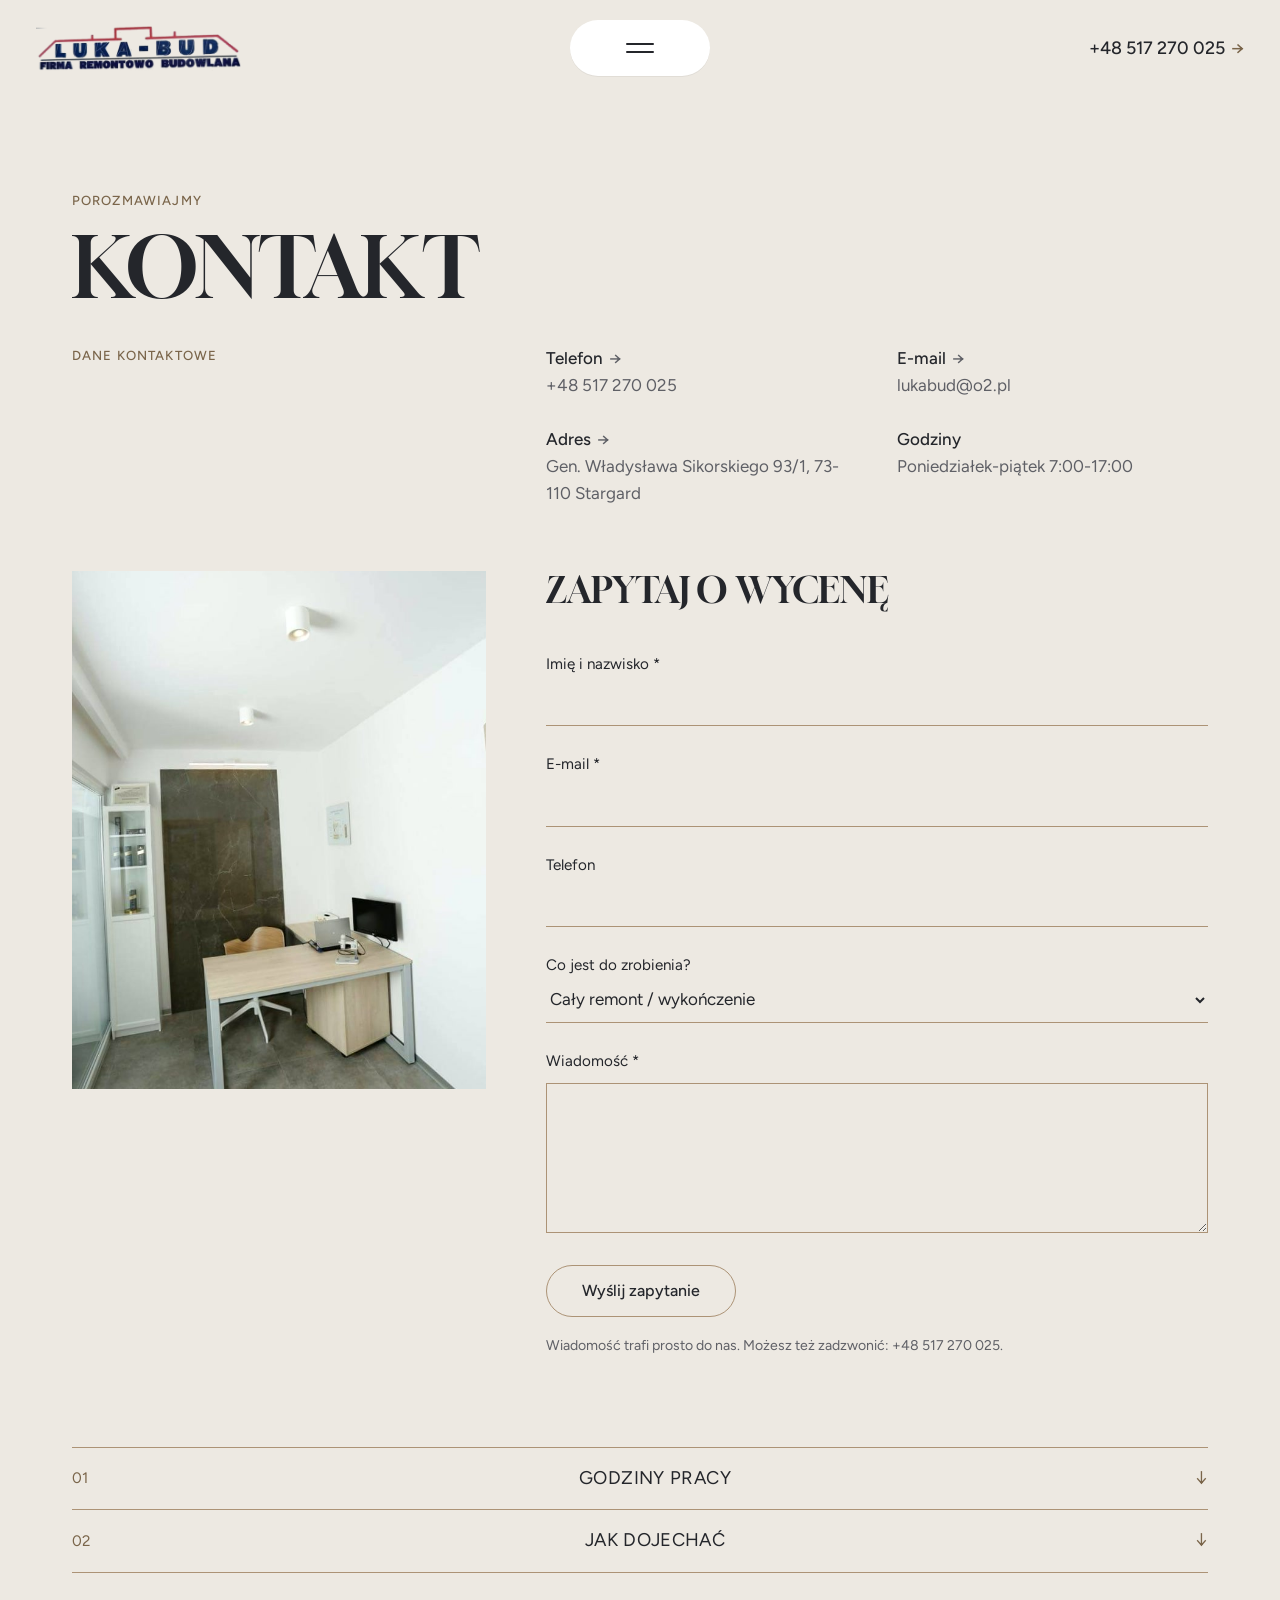
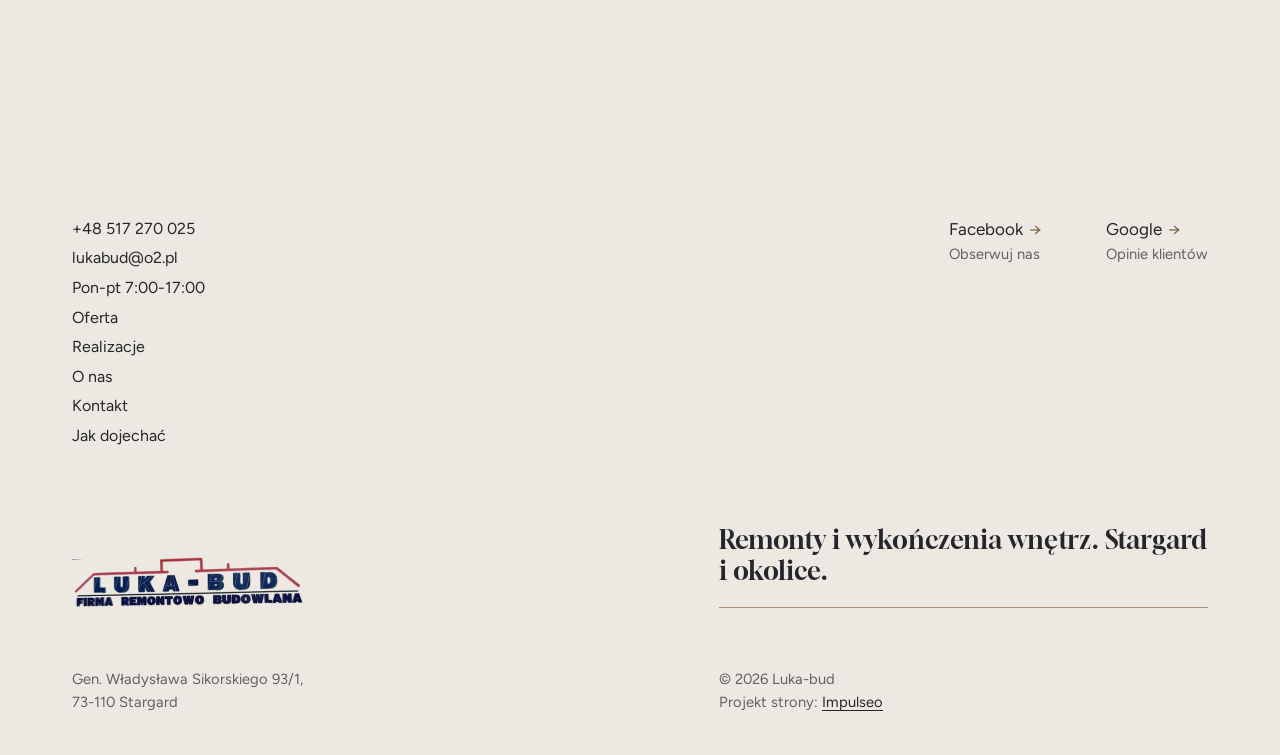
<file: kontakt.html>
<!DOCTYPE html>
<html lang="pl">
<head>
<meta charset="UTF-8">
<meta name="viewport" content="width=device-width, initial-scale=1.0">
<title>Kontakt - Luka-bud · remonty Stargard</title>
<meta name="description" content="Kontakt Luka-bud: +48 517 270 025, lukabud@o2.pl, Gen. Władysława Sikorskiego 93/1, 73-110 Stargard. Zapytaj o wycenę remontu.">
<link rel="canonical" href="https://impulseo-pl.github.io/luka-bud/kontakt.html">
<meta name="robots" content="noindex, nofollow">
<meta name="theme-color" content="#ede9e2">
<meta property="og:type" content="website">
<meta property="og:locale" content="pl_PL">
<meta property="og:site_name" content="Luka-bud">
<meta property="og:title" content="Kontakt - Luka-bud · remonty Stargard">
<meta property="og:description" content="Kontakt Luka-bud: +48 517 270 025, lukabud@o2.pl, Gen. Władysława Sikorskiego 93/1, 73-110 Stargard. Zapytaj o wycenę remontu.">
<meta property="og:url" content="https://impulseo-pl.github.io/luka-bud/kontakt.html">
<meta property="og:image" content="https://impulseo-pl.github.io/luka-bud/img/og.jpg">
<meta property="og:image:width" content="1200">
<meta property="og:image:height" content="630">
<meta name="twitter:card" content="summary_large_image">
<script type="application/ld+json">{"@context":"https://schema.org","@type":"HomeAndConstructionBusiness","name":"Luka-bud","url":"https://impulseo-pl.github.io/luka-bud/","telephone":"+48517270025","email":"lukabud@o2.pl","image":"https://impulseo-pl.github.io/luka-bud/img/og.jpg","address":{"@type":"PostalAddress","streetAddress":"Gen. Władysława Sikorskiego 93/1","postalCode":"73-110","addressLocality":"Stargard","addressCountry":"PL"},"geo":{"@type":"GeoCoordinates","latitude":53.327258,"longitude":15.057778},"openingHours":"Mo-Fr 07:00-17:00","areaServed":"Stargard","sameAs":["https://www.facebook.com/zst.lukabud/","https://maps.google.com/?cid=10565320135875314083"]}</script>
<link rel="preconnect" href="https://fonts.googleapis.com">
<link rel="preconnect" href="https://fonts.gstatic.com" crossorigin>
<link href="https://fonts.googleapis.com/css2?family=Gloock&family=Figtree:wght@400;500;600&display=swap" rel="stylesheet">
<link rel="stylesheet" href="assets/styles.css?v=20261006">
</head>
<body>

<header class="top">
  <a class="brand" href="index.html" aria-label="Luka-bud - strona główna"><img class="brand-logo" src="img/logo.png" alt="Luka-bud - firma remontowo-budowlana" width="900" height="202" decoding="async"></a>
  <button class="menu-pill" type="button" aria-expanded="false" aria-controls="menu" aria-label="Otwórz menu"><span class="pill-lines"></span></button>
  <a class="top-tel" href="tel:+48517270025">+48 517 270 025<span class="arr">→</span></a>
</header>
<div class="menu" id="menu" aria-hidden="true">
  <div class="menu-in">
    <ul class="menu-main"><li><a href="index.html"><small>01</small><span>Start</span></a></li><li><a href="oferta.html"><small>02</small><span>Oferta</span></a></li><li><a href="realizacje.html"><small>03</small><span>Realizacje</span></a></li><li><a href="o-nas.html"><small>04</small><span>O&nbsp;nas</span></a></li><li><a href="kontakt.html"><small>05</small><span>Kontakt</span></a></li></ul>
    <div class="menu-side">
      <div><p class="eyebrow">Zakres prac</p><ul><li><a href="oferta.html#gladzie">Gładzie i&nbsp;malowanie</a></li><li><a href="oferta.html#glazura">Glazura i&nbsp;terakota</a></li><li><a href="oferta.html#instalacje">Instalacje wod-kan i&nbsp;elektryczne</a></li><li><a href="oferta.html#podlogi">Podłogi, drzwi i&nbsp;okna</a></li><li><a href="oferta.html#zabudowy">Zabudowy i&nbsp;sufity GK</a></li><li><a href="oferta.html#meble">Montaż mebli i&nbsp;drobne prace</a></li></ul></div>
      <div><p class="eyebrow">Kontakt</p><ul><li><a href="tel:+48517270025">+48 517 270 025</a></li><li><a href="mailto:lukabud@o2.pl">lukabud@o2.pl</a></li><li>Gen. Władysława Sikorskiego 93/1, 73-110 Stargard</li><li>Pon-pt 7:00-17:00</li></ul></div>
    </div>
  </div>
</div>

<main>
<section class="ptop">
  <div class="wrap">
    <span class="eyebrow">Porozmawiajmy</span>
    <h1>Kontakt</h1>
    <div class="kontakt-rows">
      <span class="eyebrow">Dane kontaktowe</span>
      <div class="k-info">
        <a href="tel:+48517270025"><b>Telefon<span class="arr">→</span></b><span>+48 517 270 025</span></a>
        <a href="mailto:lukabud@o2.pl"><b>E-mail<span class="arr">→</span></b><span>lukabud@o2.pl</span></a>
        <a href="https://maps.google.com/?cid=10565320135875314083&amp;g_mp=Cidnb29nbGUubWFwcy5wbGFjZXMudjEuUGxhY2VzLlNlYXJjaFRleHQQAhgEIAA" target="_blank" rel="noopener"><b>Adres<span class="arr">→</span></b><span>Gen. Władysława Sikorskiego 93/1, 73-110 Stargard</span></a>
        <div><b>Godziny</b><span>Poniedziałek-piątek 7:00-17:00</span></div>
      </div>
    </div>
    <div class="k-form">
      <div class="zoom rv"><img src="img/g1.jpg" alt="Gabinet wykończony przez Luka-bud" width="680" height="1068" fetchpriority="high" decoding="async"></div>
      <div class="rv">
        <h2>Zapytaj o&nbsp;wycenę</h2>
        <form class="form" action="https://formsubmit.co/lukabud@o2.pl" method="POST">
          <input type="hidden" name="_subject" value="Zapytanie ze strony Luka-bud">
          <input type="hidden" name="_captcha" value="false">
          <input type="hidden" name="_template" value="table">
          <div class="fld"><label for="name">Imię i&nbsp;nazwisko *</label><input id="name" name="name" type="text" autocomplete="name" required></div>
          <div class="fld"><label for="email">E-mail *</label><input id="email" name="email" type="email" autocomplete="email" required></div>
          <div class="fld"><label for="phone">Telefon</label><input id="phone" name="phone" type="tel" autocomplete="tel"></div>
          <div class="fld"><label for="rodzaj">Co jest do zrobienia?</label><select id="rodzaj" name="rodzaj"><option>Cały remont / wykończenie</option><option>Łazienka</option><option>Kuchnia</option><option>Gładzie i&nbsp;malowanie</option><option>Instalacje wod-kan i&nbsp;elektryczne</option><option>Zabudowy i&nbsp;sufity GK</option><option>Podłogi, drzwi i&nbsp;okna</option><option>Montaż mebli</option><option>Inne</option></select></div>
          <div class="fld"><label for="msg">Wiadomość *</label><textarea id="msg" name="message" required></textarea></div>
          <button type="submit" class="btn">Wyślij zapytanie</button>
          <p class="note">Wiadomość trafi prosto do nas. Możesz też zadzwonić: <a href="tel:+48517270025">+48 517 270 025</a>.</p>
        </form>
      </div>
    </div>
    <div class="akordeon">
      <details><summary><small>01</small><span>Godziny pracy</span><i>↓</i></summary><div class="ak-body"><div class="godz"><div><span>Poniedziałek</span><span>7:00-17:00</span></div><div><span>Wtorek</span><span>7:00-17:00</span></div><div><span>Środa</span><span>7:00-17:00</span></div><div><span>Czwartek</span><span>7:00-17:00</span></div><div><span>Piątek</span><span>7:00-17:00</span></div><div><span>Sobota</span><span>nieczynne</span></div><div><span>Niedziela</span><span>nieczynne</span></div></div></div></details>
      <details><summary><small>02</small><span>Jak dojechać</span><i>↓</i></summary><div class="ak-body"><iframe class="map" title="Luka-bud - Stargard" src="https://maps.google.com/maps?q=53.327258%2C15.057778&amp;z=15&amp;output=embed" loading="lazy" referrerpolicy="no-referrer-when-downgrade"></iframe></div></details>
    </div>
  </div>
</section>
</main>

<footer class="foot">
  <div class="wrap">
    <div class="foot-grid">
      <ul class="foot-list">
        <li><a class="ul" href="tel:+48517270025">+48 517 270 025</a></li>
        <li><a class="ul" href="mailto:lukabud@o2.pl">lukabud@o2.pl</a></li>
        <li>Pon-pt 7:00-17:00</li>
        <li><a class="ul" href="oferta.html">Oferta</a></li>
        <li><a class="ul" href="realizacje.html">Realizacje</a></li>
        <li><a class="ul" href="o-nas.html">O&nbsp;nas</a></li>
        <li><a class="ul" href="kontakt.html">Kontakt</a></li>
        <li><a class="ul" href="https://maps.google.com/?cid=10565320135875314083&amp;g_mp=Cidnb29nbGUubWFwcy5wbGFjZXMudjEuUGxhY2VzLlNlYXJjaFRleHQQAhgEIAA" target="_blank" rel="noopener">Jak dojechać</a></li>
      </ul>
      <div class="foot-soc">
        <a class="soc" href="https://www.facebook.com/zst.lukabud/" target="_blank" rel="noopener" aria-label="Facebook - Luka-bud">Facebook<span class="arr">→</span><small>Obserwuj nas</small></a>
        <a class="soc" href="https://maps.google.com/?cid=10565320135875314083&amp;g_mp=Cidnb29nbGUubWFwcy5wbGFjZXMudjEuUGxhY2VzLlNlYXJjaFRleHQQAhgEIAA" target="_blank" rel="noopener" aria-label="Google - Luka-bud">Google<span class="arr">→</span><small>Opinie klientów</small></a>
      </div>
    </div>
    <div class="foot-mid">
      <a href="index.html" aria-label="Luka-bud - strona główna"><img class="brand-logo" src="img/logo.png" alt="Luka-bud - firma remontowo-budowlana" width="900" height="202" loading="lazy" decoding="async"></a>
      <p class="foot-tag">Remonty i&nbsp;wykończenia wnętrz. Stargard i&nbsp;okolice.</p>
    </div>
    <div class="foot-bot">
      <span>Gen. Władysława Sikorskiego 93/1,<br>73-110 Stargard</span>
      <span>© 2026 Luka-bud<br>Projekt strony: <a class="foot-credit" href="https://impulseo.pl" target="_blank" rel="noopener">Impulseo</a></span>
    </div>
  </div>
</footer>
<div class="sticky-call"><a class="sc-call" href="tel:+48517270025"><svg width="16" height="16" viewBox="0 0 24 24" fill="none" aria-hidden="true"><path d="M6.6 10.8a15.5 15.5 0 0 0 6.6 6.6l2.2-2.2a1 1 0 0 1 1-.24 11.4 11.4 0 0 0 3.6.58 1 1 0 0 1 1 1V20a1 1 0 0 1-1 1A17 17 0 0 1 3 4a1 1 0 0 1 1-1h3.5a1 1 0 0 1 1 1c0 1.25.2 2.46.58 3.6a1 1 0 0 1-.25 1l-2.23 2.2Z" fill="currentColor"/></svg> Zadzwoń</a><a class="sc-quote" href="kontakt.html">Zapytaj o&nbsp;wycenę</a></div>
<div class="demo-wazne" data-do="2026-10-12" data-cykl="3" hidden><svg class="dw-ico" width="13" height="13" viewBox="0 0 24 24" fill="none" aria-hidden="true"><circle cx="12" cy="12" r="8.6" stroke="currentColor" stroke-width="1.8"/><path d="M12 7.2V12l3.3 2" stroke="currentColor" stroke-width="1.8" stroke-linecap="round"/></svg><span class="dw-txt"></span></div>

<script src="assets/main.js?v=20261006"></script>
</body>
</html>
</file>
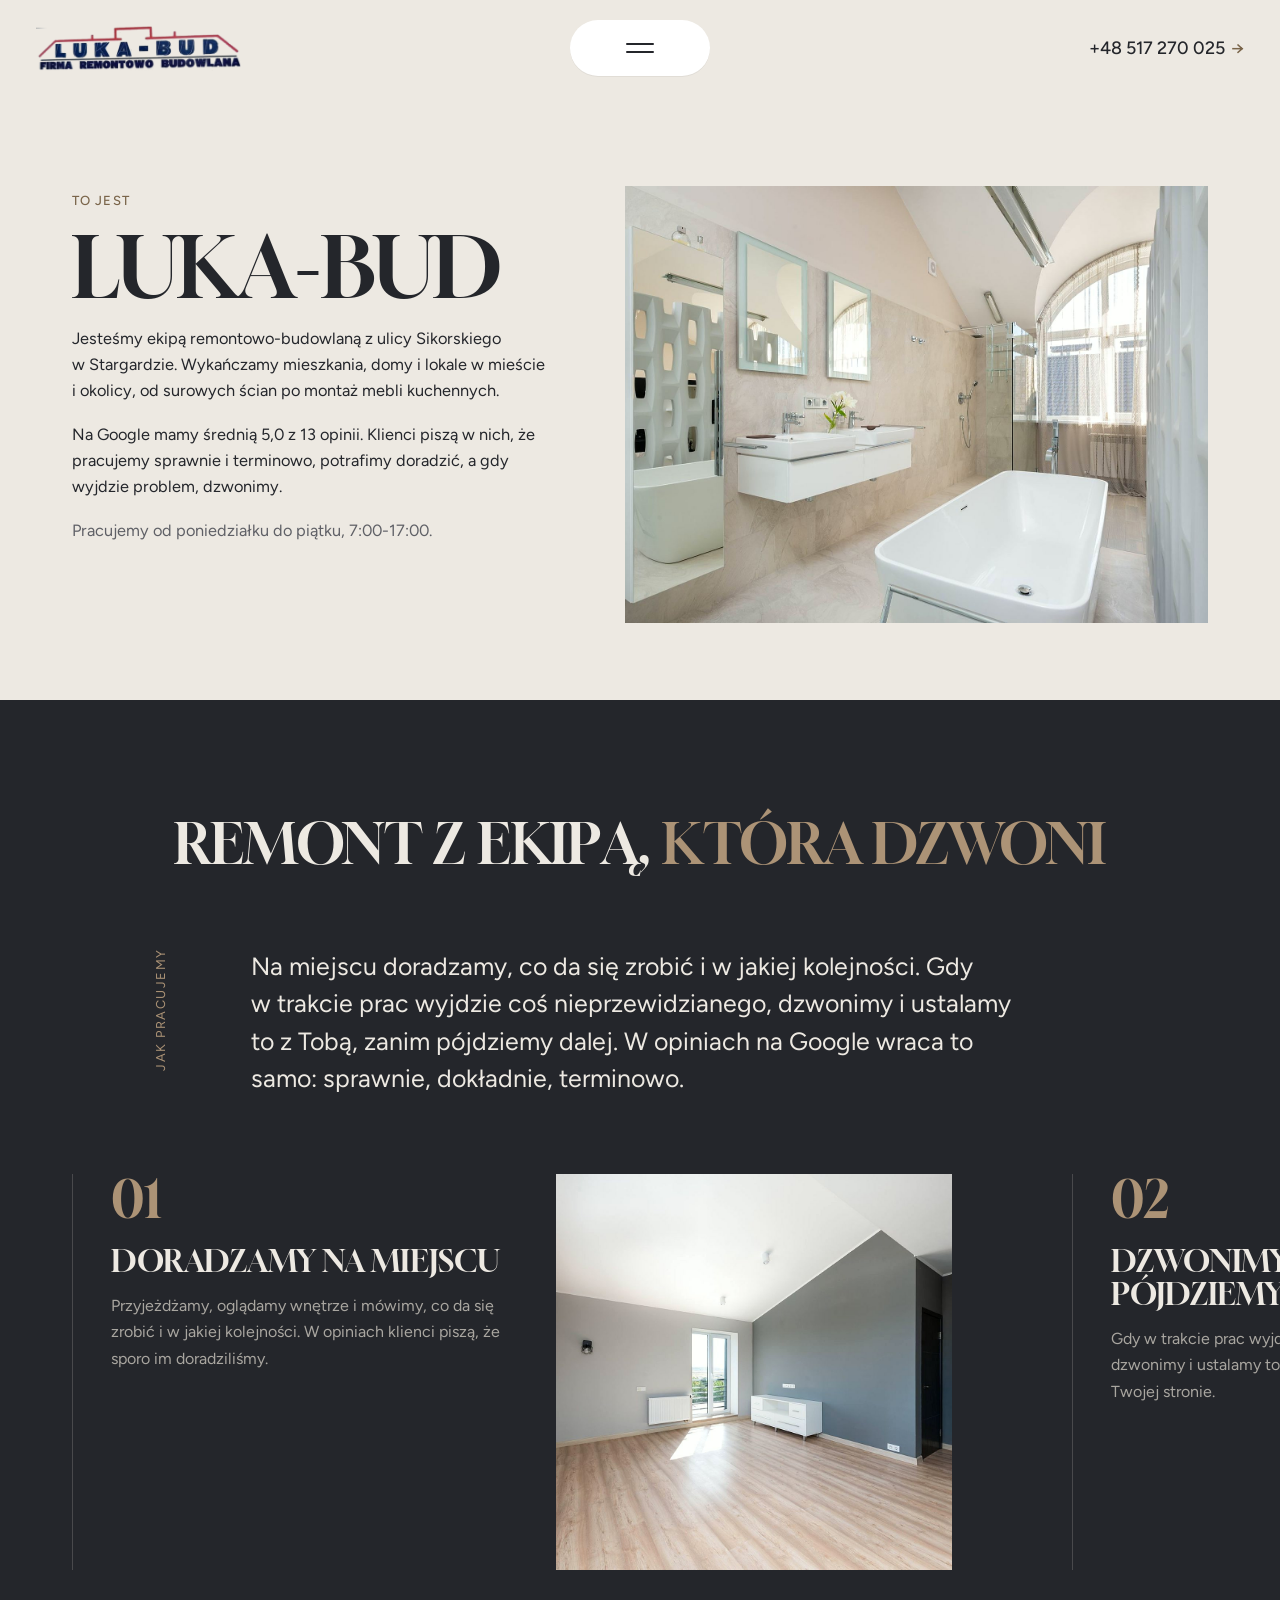
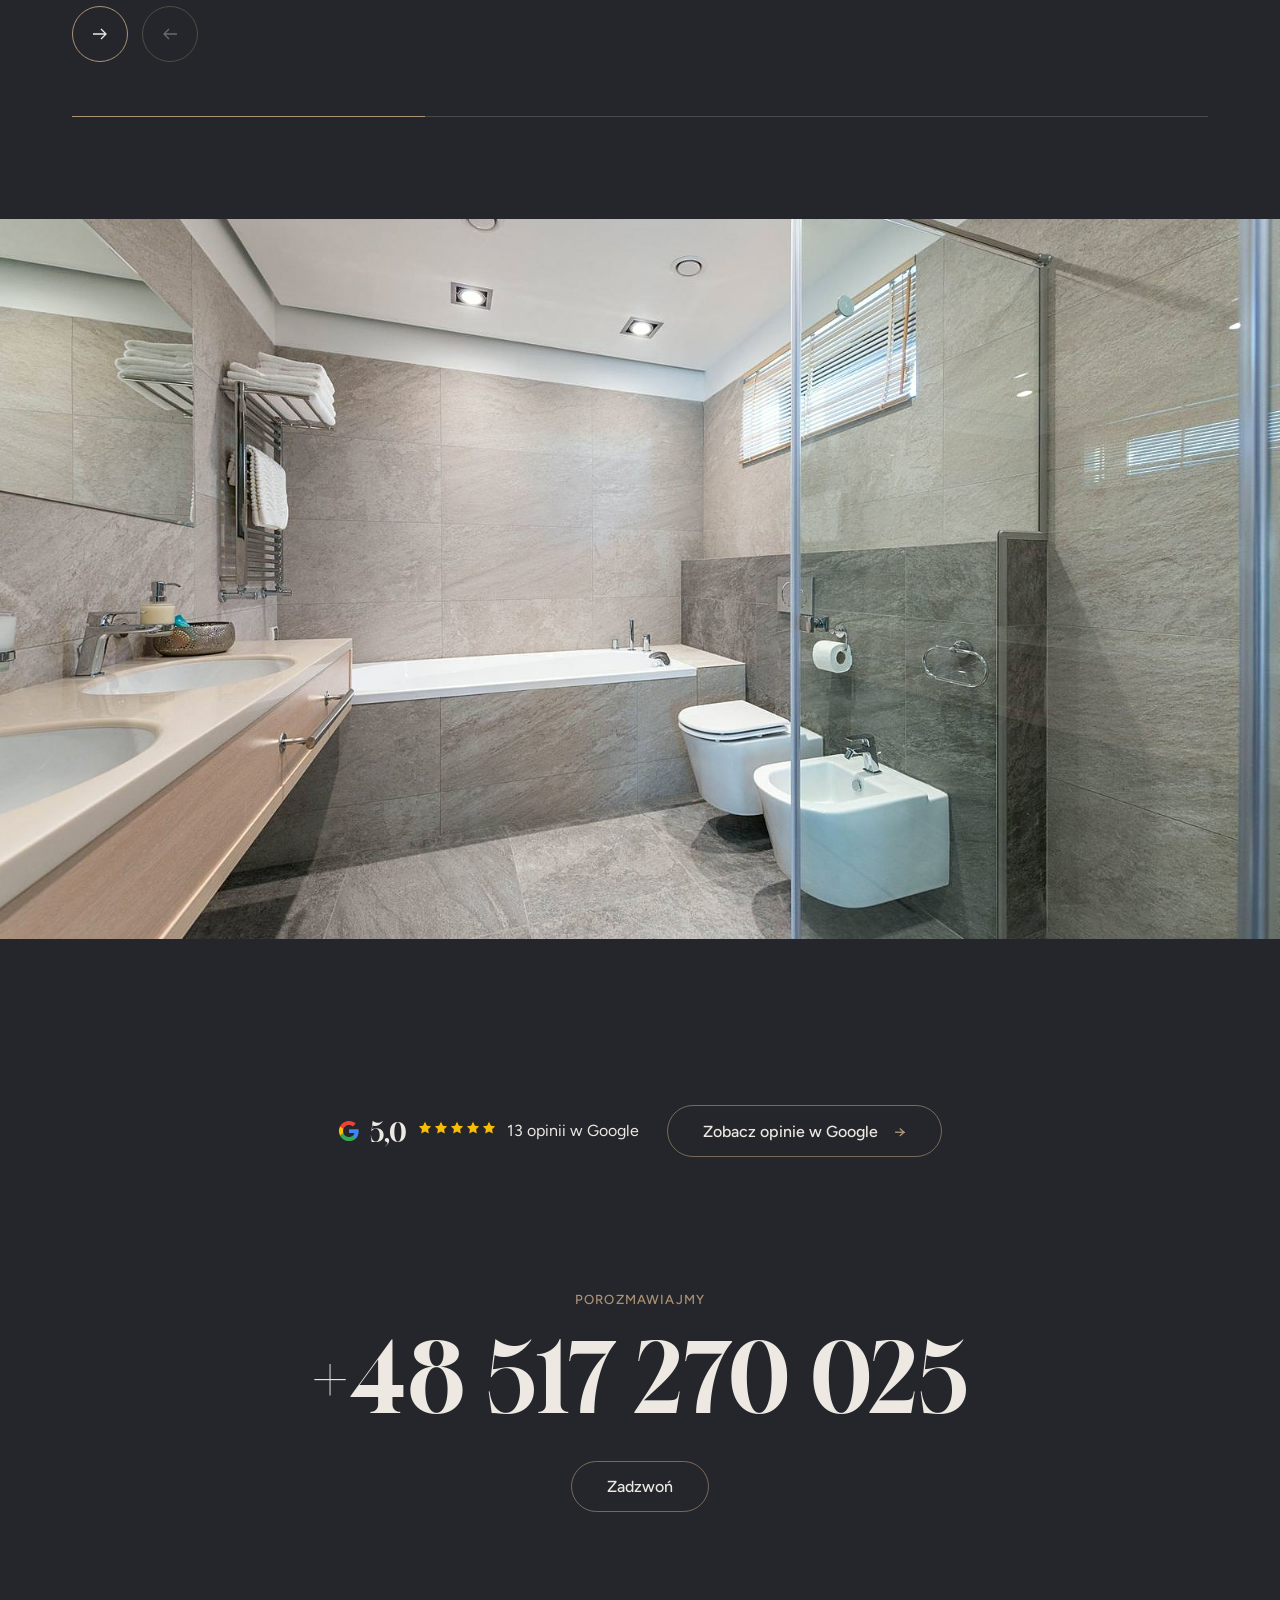
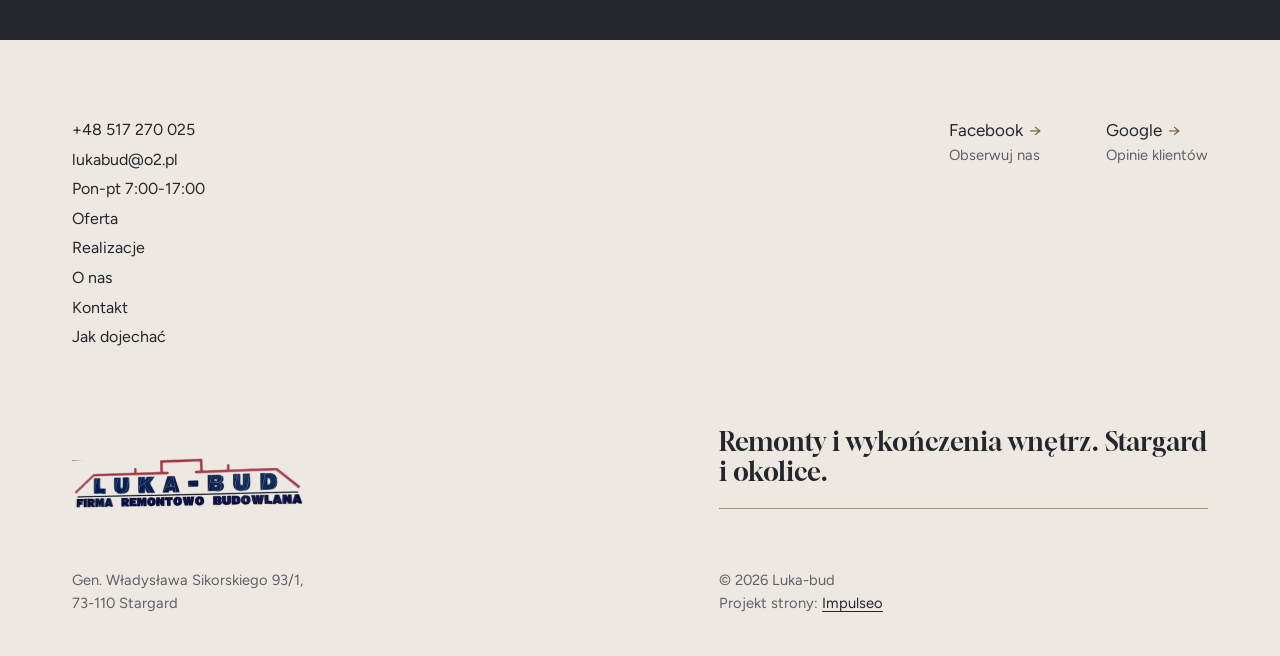
<file: o-nas.html>
<!DOCTYPE html>
<html lang="pl">
<head>
<meta charset="UTF-8">
<meta name="viewport" content="width=device-width, initial-scale=1.0">
<title>O nas - Luka-bud · firma remontowo-budowlana Stargard</title>
<meta name="description" content="Luka-bud - firma remontowo-budowlana ze Stargardu. Wykończenia wnętrz: gładzie, malowanie, glazura, panele, zabudowy GK, instalacje wod-kan i elektryczne, montaż mebli. Zadzwoń po wycenę.">
<link rel="canonical" href="https://impulseo-pl.github.io/luka-bud/o-nas.html">
<meta name="robots" content="noindex, nofollow">
<meta name="theme-color" content="#ede9e2">
<meta property="og:type" content="website">
<meta property="og:locale" content="pl_PL">
<meta property="og:site_name" content="Luka-bud">
<meta property="og:title" content="O nas - Luka-bud · firma remontowo-budowlana Stargard">
<meta property="og:description" content="Luka-bud - firma remontowo-budowlana ze Stargardu. Wykończenia wnętrz: gładzie, malowanie, glazura, panele, zabudowy GK, instalacje wod-kan i elektryczne, montaż mebli. Zadzwoń po wycenę.">
<meta property="og:url" content="https://impulseo-pl.github.io/luka-bud/o-nas.html">
<meta property="og:image" content="https://impulseo-pl.github.io/luka-bud/img/og.jpg">
<meta property="og:image:width" content="1200">
<meta property="og:image:height" content="630">
<meta name="twitter:card" content="summary_large_image">
<script type="application/ld+json">{"@context":"https://schema.org","@type":"HomeAndConstructionBusiness","name":"Luka-bud","url":"https://impulseo-pl.github.io/luka-bud/","telephone":"+48517270025","email":"lukabud@o2.pl","image":"https://impulseo-pl.github.io/luka-bud/img/og.jpg","address":{"@type":"PostalAddress","streetAddress":"Gen. Władysława Sikorskiego 93/1","postalCode":"73-110","addressLocality":"Stargard","addressCountry":"PL"},"geo":{"@type":"GeoCoordinates","latitude":53.327258,"longitude":15.057778},"openingHours":"Mo-Fr 07:00-17:00","areaServed":"Stargard","sameAs":["https://www.facebook.com/zst.lukabud/","https://maps.google.com/?cid=10565320135875314083"]}</script>
<link rel="preconnect" href="https://fonts.googleapis.com">
<link rel="preconnect" href="https://fonts.gstatic.com" crossorigin>
<link href="https://fonts.googleapis.com/css2?family=Gloock&family=Figtree:wght@400;500;600&display=swap" rel="stylesheet">
<link rel="stylesheet" href="assets/styles.css?v=20261006">
</head>
<body>

<header class="top">
  <a class="brand" href="index.html" aria-label="Luka-bud - strona główna"><img class="brand-logo" src="img/logo.png" alt="Luka-bud - firma remontowo-budowlana" width="900" height="202" decoding="async"></a>
  <button class="menu-pill" type="button" aria-expanded="false" aria-controls="menu" aria-label="Otwórz menu"><span class="pill-lines"></span></button>
  <a class="top-tel" href="tel:+48517270025">+48 517 270 025<span class="arr">→</span></a>
</header>
<div class="menu" id="menu" aria-hidden="true">
  <div class="menu-in">
    <ul class="menu-main"><li><a href="index.html"><small>01</small><span>Start</span></a></li><li><a href="oferta.html"><small>02</small><span>Oferta</span></a></li><li><a href="realizacje.html"><small>03</small><span>Realizacje</span></a></li><li><a href="o-nas.html"><small>04</small><span>O&nbsp;nas</span></a></li><li><a href="kontakt.html"><small>05</small><span>Kontakt</span></a></li></ul>
    <div class="menu-side">
      <div><p class="eyebrow">Zakres prac</p><ul><li><a href="oferta.html#gladzie">Gładzie i&nbsp;malowanie</a></li><li><a href="oferta.html#glazura">Glazura i&nbsp;terakota</a></li><li><a href="oferta.html#instalacje">Instalacje wod-kan i&nbsp;elektryczne</a></li><li><a href="oferta.html#podlogi">Podłogi, drzwi i&nbsp;okna</a></li><li><a href="oferta.html#zabudowy">Zabudowy i&nbsp;sufity GK</a></li><li><a href="oferta.html#meble">Montaż mebli i&nbsp;drobne prace</a></li></ul></div>
      <div><p class="eyebrow">Kontakt</p><ul><li><a href="tel:+48517270025">+48 517 270 025</a></li><li><a href="mailto:lukabud@o2.pl">lukabud@o2.pl</a></li><li>Gen. Władysława Sikorskiego 93/1, 73-110 Stargard</li><li>Pon-pt 7:00-17:00</li></ul></div>
    </div>
  </div>
</div>

<main>
<section class="ptop">
  <div class="wrap story">
    <div class="story-copy rv">
      <div><span class="eyebrow">To jest</span><h1>Luka-bud</h1></div>
      <p>Jesteśmy ekipą remontowo-budowlaną z&nbsp;ulicy Sikorskiego w&nbsp;Stargardzie. Wykańczamy mieszkania, domy i&nbsp;lokale w&nbsp;mieście i&nbsp;okolicy, od surowych ścian po montaż mebli kuchennych.</p>
      <p>Na Google mamy średnią 5,0 z&nbsp;13 opinii. Klienci piszą w&nbsp;nich, że pracujemy sprawnie i&nbsp;terminowo, potrafimy doradzić, a&nbsp;gdy wyjdzie problem, dzwonimy.</p>
      <p class="muted">Pracujemy od poniedziałku do piątku, 7:00-17:00.</p>
    </div>
    <div class="story-art rv"><div class="zoom"><img src="img/g13.jpg" alt="Wykończona łazienka z wanną wolnostojącą" width="1600" height="1082" fetchpriority="high" decoding="async"></div></div>
  </div>
</section>

<section class="values dk" data-car>
  <div class="wrap">
    <h2 class="two-tone rv">Remont z&nbsp;ekipą, <em>która dzwoni</em></h2>
    <div class="intro-head rv" style="margin-bottom:clamp(50px,6vw,80px)">
      <span class="vlabel">Jak pracujemy</span>
      <p>Na miejscu doradzamy, co da się zrobić i&nbsp;w&nbsp;jakiej kolejności. Gdy w&nbsp;trakcie prac wyjdzie coś nieprzewidzianego, dzwonimy i&nbsp;ustalamy to z&nbsp;Tobą, zanim pójdziemy dalej. W&nbsp;opiniach na Google wraca to samo: sprawnie, dokładnie, terminowo.</p>
    </div>
  </div>
  <div class="car container rv">
    <div class="car-track val-track" data-track><article class="val-card"><div><span class="val-num">01</span><h3>Doradzamy na miejscu</h3><p>Przyjeżdżamy, oglądamy wnętrze i&nbsp;mówimy, co da się zrobić i&nbsp;w&nbsp;jakiej kolejności. W&nbsp;opiniach klienci piszą, że sporo im doradziliśmy.</p></div><div class="zoom"><img src="img/g10.jpg" alt="Doradzamy na miejscu" width="1600" height="1068" loading="eager" decoding="async"></div></article><article class="val-card"><div><span class="val-num">02</span><h3>Dzwonimy, zanim pójdziemy dalej</h3><p>Gdy w&nbsp;trakcie prac wyjdzie coś nieprzewidzianego, dzwonimy i&nbsp;ustalamy to z&nbsp;Tobą. Decyzja zostaje po Twojej stronie.</p></div><div class="zoom"><img src="img/g7.jpg" alt="Dzwonimy, zanim pójdziemy dalej" width="1600" height="1068" loading="eager" decoding="async"></div></article><article class="val-card"><div><span class="val-num">03</span><h3>Trudne instalacje</h3><p>Wodę i&nbsp;kanalizację potrafimy poprowadzić sufitem, z&nbsp;pompą kanalizacyjną, tam gdzie inaczej się nie da. Tak było w&nbsp;wykończonym przez nas gabinecie.</p></div><div class="zoom"><img src="img/g2.jpg" alt="Trudne instalacje" width="750" height="500" loading="eager" decoding="async"></div></article><article class="val-card"><div><span class="val-num">04</span><h3>Jedna ekipa</h3><p>Gładzie, płytki, podłogi, zabudowy GK, instalacje i&nbsp;meble robi ta sama ekipa. Jeden numer telefonu zamiast kilku fachowców.</p></div><div class="zoom"><img src="img/g6.jpg" alt="Jedna ekipa" width="1600" height="1067" loading="eager" decoding="async"></div></article></div>
  </div>
  <div class="car-arrows"><button class="car-nav" type="button" data-next aria-label="Dalej"><svg viewBox="0 0 16 16" aria-hidden="true"><path d="M1 8h13M9 3l5 5-5 5" fill="none" stroke="currentColor" stroke-width="1.3"/></svg></button><button class="car-nav" type="button" data-prev aria-label="Wstecz"><svg viewBox="0 0 16 16" aria-hidden="true"><path d="M15 8H2M7 3 2 8l5 5" fill="none" stroke="currentColor" stroke-width="1.3"/></svg></button></div>
  <div class="wrap"><div class="car-bar"><i></i></div></div>
</section>

<section class="pelne">
  <img src="img/g9.jpg" alt="Łazienka z wanną i prysznicem w szarym gresie" width="1600" height="1068" loading="lazy" decoding="async">
</section>

<section class="opinie dk gbar">
  <div class="wrap">
    <div class="op-meta">
      <span class="g-badge"><svg viewBox="0 0 24 24" width="22" height="22" aria-hidden="true"><path fill="#4285F4" d="M22.56 12.25c0-.78-.07-1.53-.2-2.25H12v4.26h5.92c-.26 1.37-1.04 2.53-2.21 3.31v2.77h3.57c2.08-1.92 3.28-4.74 3.28-8.09z"/><path fill="#34A853" d="M12 23c2.97 0 5.46-.98 7.28-2.66l-3.57-2.77c-.98.66-2.23 1.06-3.71 1.06-2.86 0-5.29-1.93-6.16-4.53H2.18v2.84C3.99 20.53 7.7 23 12 23z"/><path fill="#FBBC05" d="M5.84 14.09c-.22-.66-.35-1.36-.35-2.09s.13-1.43.35-2.09V7.07H2.18C1.43 8.55 1 10.22 1 12s.43 3.45 1.18 4.93l2.85-2.22.81-.62z"/><path fill="#EA4335" d="M12 5.38c1.62 0 3.06.56 4.21 1.64l3.15-3.15C17.45 2.09 14.97 1 12 1 7.7 1 3.99 3.47 2.18 7.07l3.66 2.84c.87-2.6 3.3-4.53 6.16-4.53z"/></svg><b>5,0</b><span class="gb-stars" aria-hidden="true"><svg width="16" height="16" viewBox="0 0 24 24" aria-hidden="true"><path d="M12 2.8l2.85 5.8 6.4.93-4.63 4.5 1.1 6.37L12 17.4l-5.72 3 1.1-6.37-4.63-4.5 6.4-.93L12 2.8Z" fill="currentColor"/></svg><svg width="16" height="16" viewBox="0 0 24 24" aria-hidden="true"><path d="M12 2.8l2.85 5.8 6.4.93-4.63 4.5 1.1 6.37L12 17.4l-5.72 3 1.1-6.37-4.63-4.5 6.4-.93L12 2.8Z" fill="currentColor"/></svg><svg width="16" height="16" viewBox="0 0 24 24" aria-hidden="true"><path d="M12 2.8l2.85 5.8 6.4.93-4.63 4.5 1.1 6.37L12 17.4l-5.72 3 1.1-6.37-4.63-4.5 6.4-.93L12 2.8Z" fill="currentColor"/></svg><svg width="16" height="16" viewBox="0 0 24 24" aria-hidden="true"><path d="M12 2.8l2.85 5.8 6.4.93-4.63 4.5 1.1 6.37L12 17.4l-5.72 3 1.1-6.37-4.63-4.5 6.4-.93L12 2.8Z" fill="currentColor"/></svg><svg width="16" height="16" viewBox="0 0 24 24" aria-hidden="true"><path d="M12 2.8l2.85 5.8 6.4.93-4.63 4.5 1.1 6.37L12 17.4l-5.72 3 1.1-6.37-4.63-4.5 6.4-.93L12 2.8Z" fill="currentColor"/></svg></span><span>13 opinii w&nbsp;Google</span></span>
      <a class="btn op-google" href="https://maps.google.com/?cid=10565320135875314083&amp;g_mp=Cidnb29nbGUubWFwcy5wbGFjZXMudjEuUGxhY2VzLlNlYXJjaFRleHQQAhgEIAA" target="_blank" rel="noopener">Zobacz opinie w&nbsp;Google <span class="arr">→</span></a>
    </div>
  </div>
</section>

<section class="cta cta-tel dk">
  <div class="wrap rv">
    <span class="eyebrow">Porozmawiajmy</span>
    <a class="big-tel" href="tel:+48517270025">+48 517 270 025</a>
    <a class="btn" href="tel:+48517270025">Zadzwoń</a>
  </div>
</section>
</main>

<footer class="foot">
  <div class="wrap">
    <div class="foot-grid">
      <ul class="foot-list">
        <li><a class="ul" href="tel:+48517270025">+48 517 270 025</a></li>
        <li><a class="ul" href="mailto:lukabud@o2.pl">lukabud@o2.pl</a></li>
        <li>Pon-pt 7:00-17:00</li>
        <li><a class="ul" href="oferta.html">Oferta</a></li>
        <li><a class="ul" href="realizacje.html">Realizacje</a></li>
        <li><a class="ul" href="o-nas.html">O&nbsp;nas</a></li>
        <li><a class="ul" href="kontakt.html">Kontakt</a></li>
        <li><a class="ul" href="https://maps.google.com/?cid=10565320135875314083&amp;g_mp=Cidnb29nbGUubWFwcy5wbGFjZXMudjEuUGxhY2VzLlNlYXJjaFRleHQQAhgEIAA" target="_blank" rel="noopener">Jak dojechać</a></li>
      </ul>
      <div class="foot-soc">
        <a class="soc" href="https://www.facebook.com/zst.lukabud/" target="_blank" rel="noopener" aria-label="Facebook - Luka-bud">Facebook<span class="arr">→</span><small>Obserwuj nas</small></a>
        <a class="soc" href="https://maps.google.com/?cid=10565320135875314083&amp;g_mp=Cidnb29nbGUubWFwcy5wbGFjZXMudjEuUGxhY2VzLlNlYXJjaFRleHQQAhgEIAA" target="_blank" rel="noopener" aria-label="Google - Luka-bud">Google<span class="arr">→</span><small>Opinie klientów</small></a>
      </div>
    </div>
    <div class="foot-mid">
      <a href="index.html" aria-label="Luka-bud - strona główna"><img class="brand-logo" src="img/logo.png" alt="Luka-bud - firma remontowo-budowlana" width="900" height="202" loading="lazy" decoding="async"></a>
      <p class="foot-tag">Remonty i&nbsp;wykończenia wnętrz. Stargard i&nbsp;okolice.</p>
    </div>
    <div class="foot-bot">
      <span>Gen. Władysława Sikorskiego 93/1,<br>73-110 Stargard</span>
      <span>© 2026 Luka-bud<br>Projekt strony: <a class="foot-credit" href="https://impulseo.pl" target="_blank" rel="noopener">Impulseo</a></span>
    </div>
  </div>
</footer>
<div class="sticky-call"><a class="sc-call" href="tel:+48517270025"><svg width="16" height="16" viewBox="0 0 24 24" fill="none" aria-hidden="true"><path d="M6.6 10.8a15.5 15.5 0 0 0 6.6 6.6l2.2-2.2a1 1 0 0 1 1-.24 11.4 11.4 0 0 0 3.6.58 1 1 0 0 1 1 1V20a1 1 0 0 1-1 1A17 17 0 0 1 3 4a1 1 0 0 1 1-1h3.5a1 1 0 0 1 1 1c0 1.25.2 2.46.58 3.6a1 1 0 0 1-.25 1l-2.23 2.2Z" fill="currentColor"/></svg> Zadzwoń</a><a class="sc-quote" href="kontakt.html">Zapytaj o&nbsp;wycenę</a></div>
<div class="demo-wazne" data-do="2026-10-12" data-cykl="3" hidden><svg class="dw-ico" width="13" height="13" viewBox="0 0 24 24" fill="none" aria-hidden="true"><circle cx="12" cy="12" r="8.6" stroke="currentColor" stroke-width="1.8"/><path d="M12 7.2V12l3.3 2" stroke="currentColor" stroke-width="1.8" stroke-linecap="round"/></svg><span class="dw-txt"></span></div>

<script src="assets/main.js?v=20261006"></script>
</body>
</html>
</file>
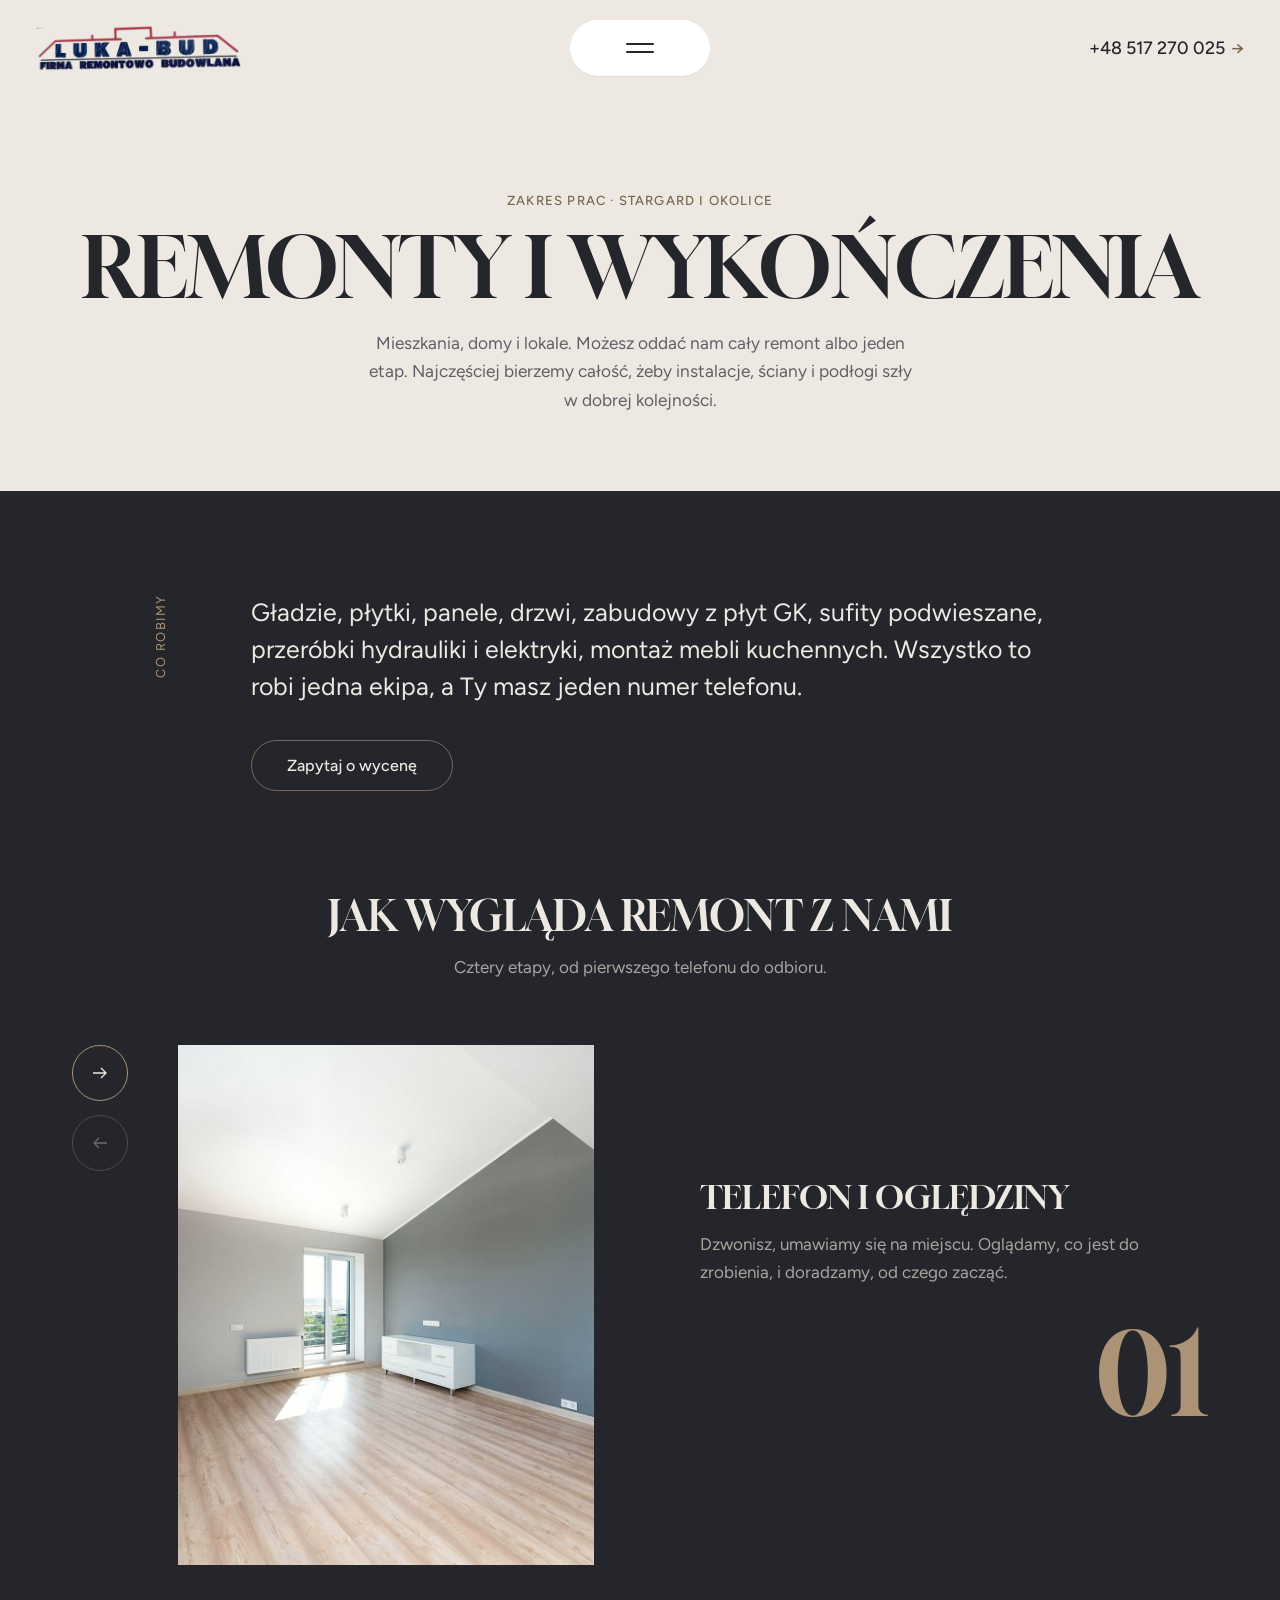
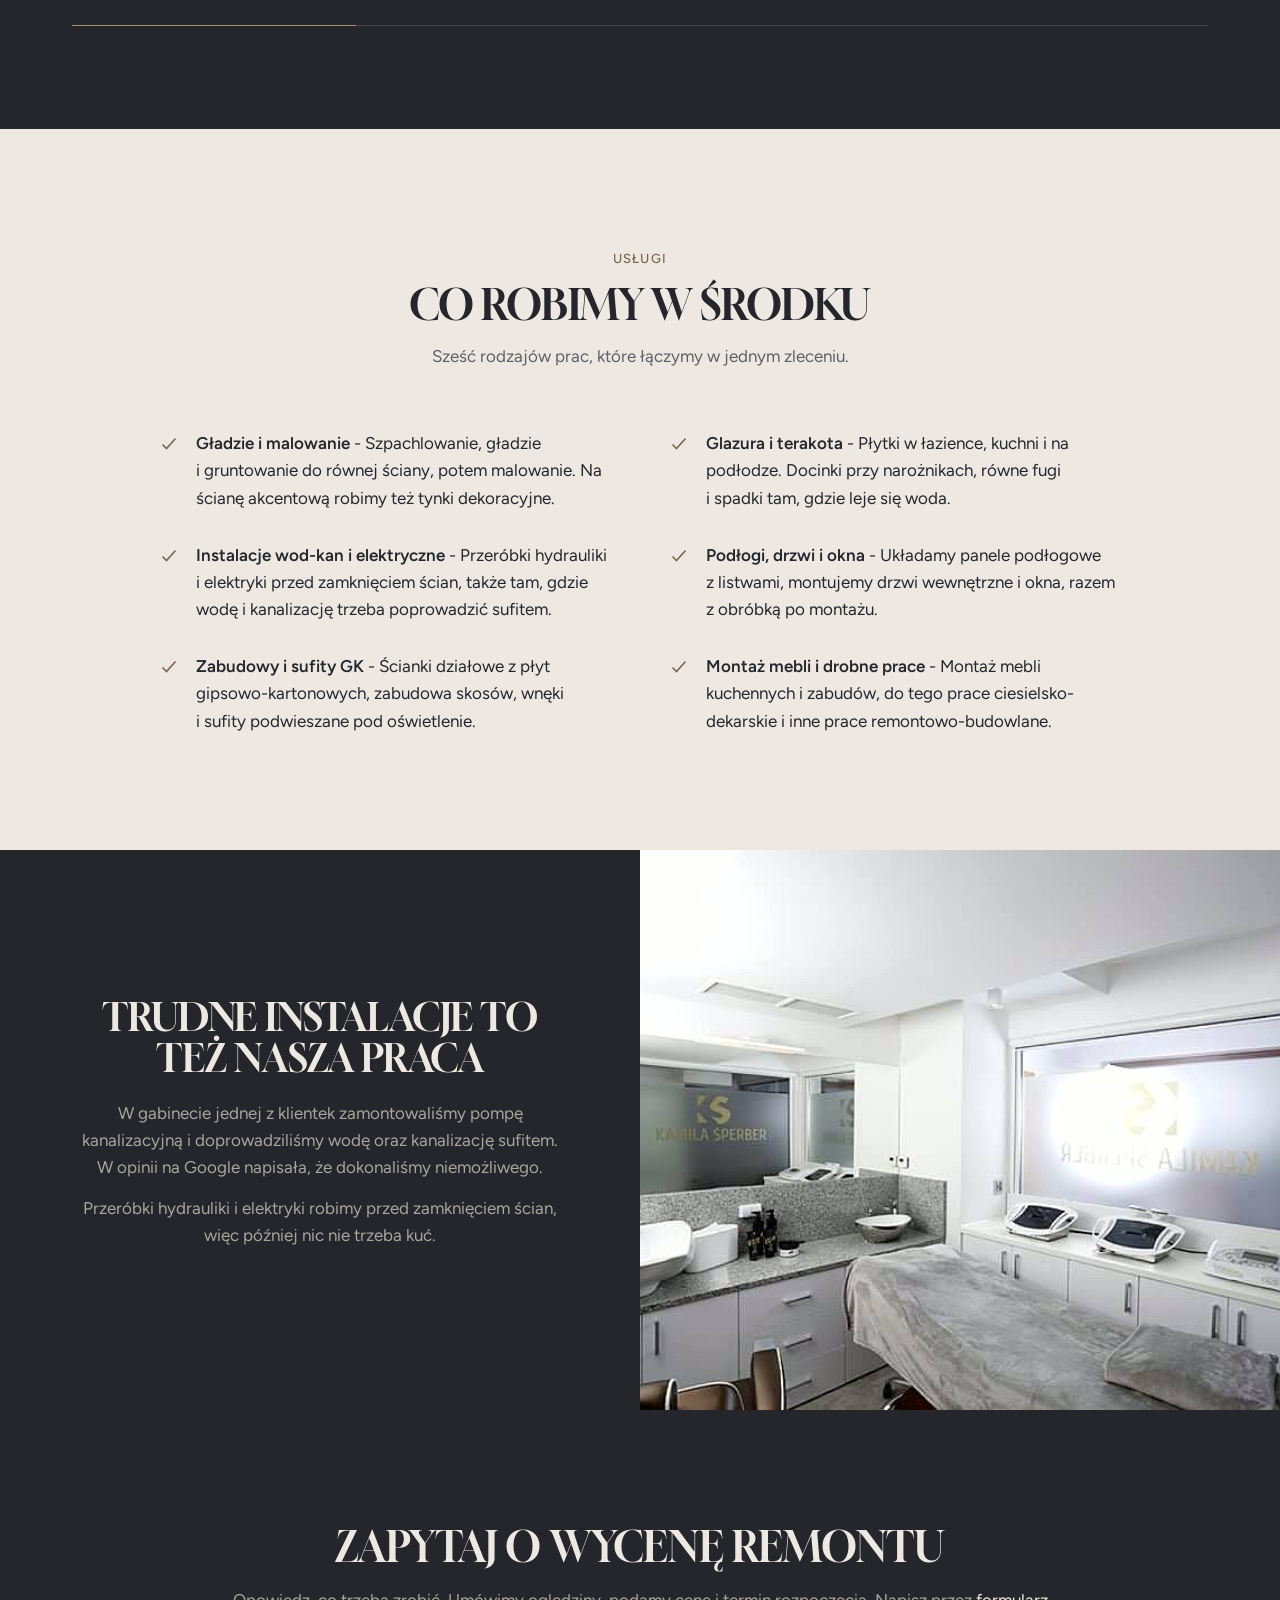
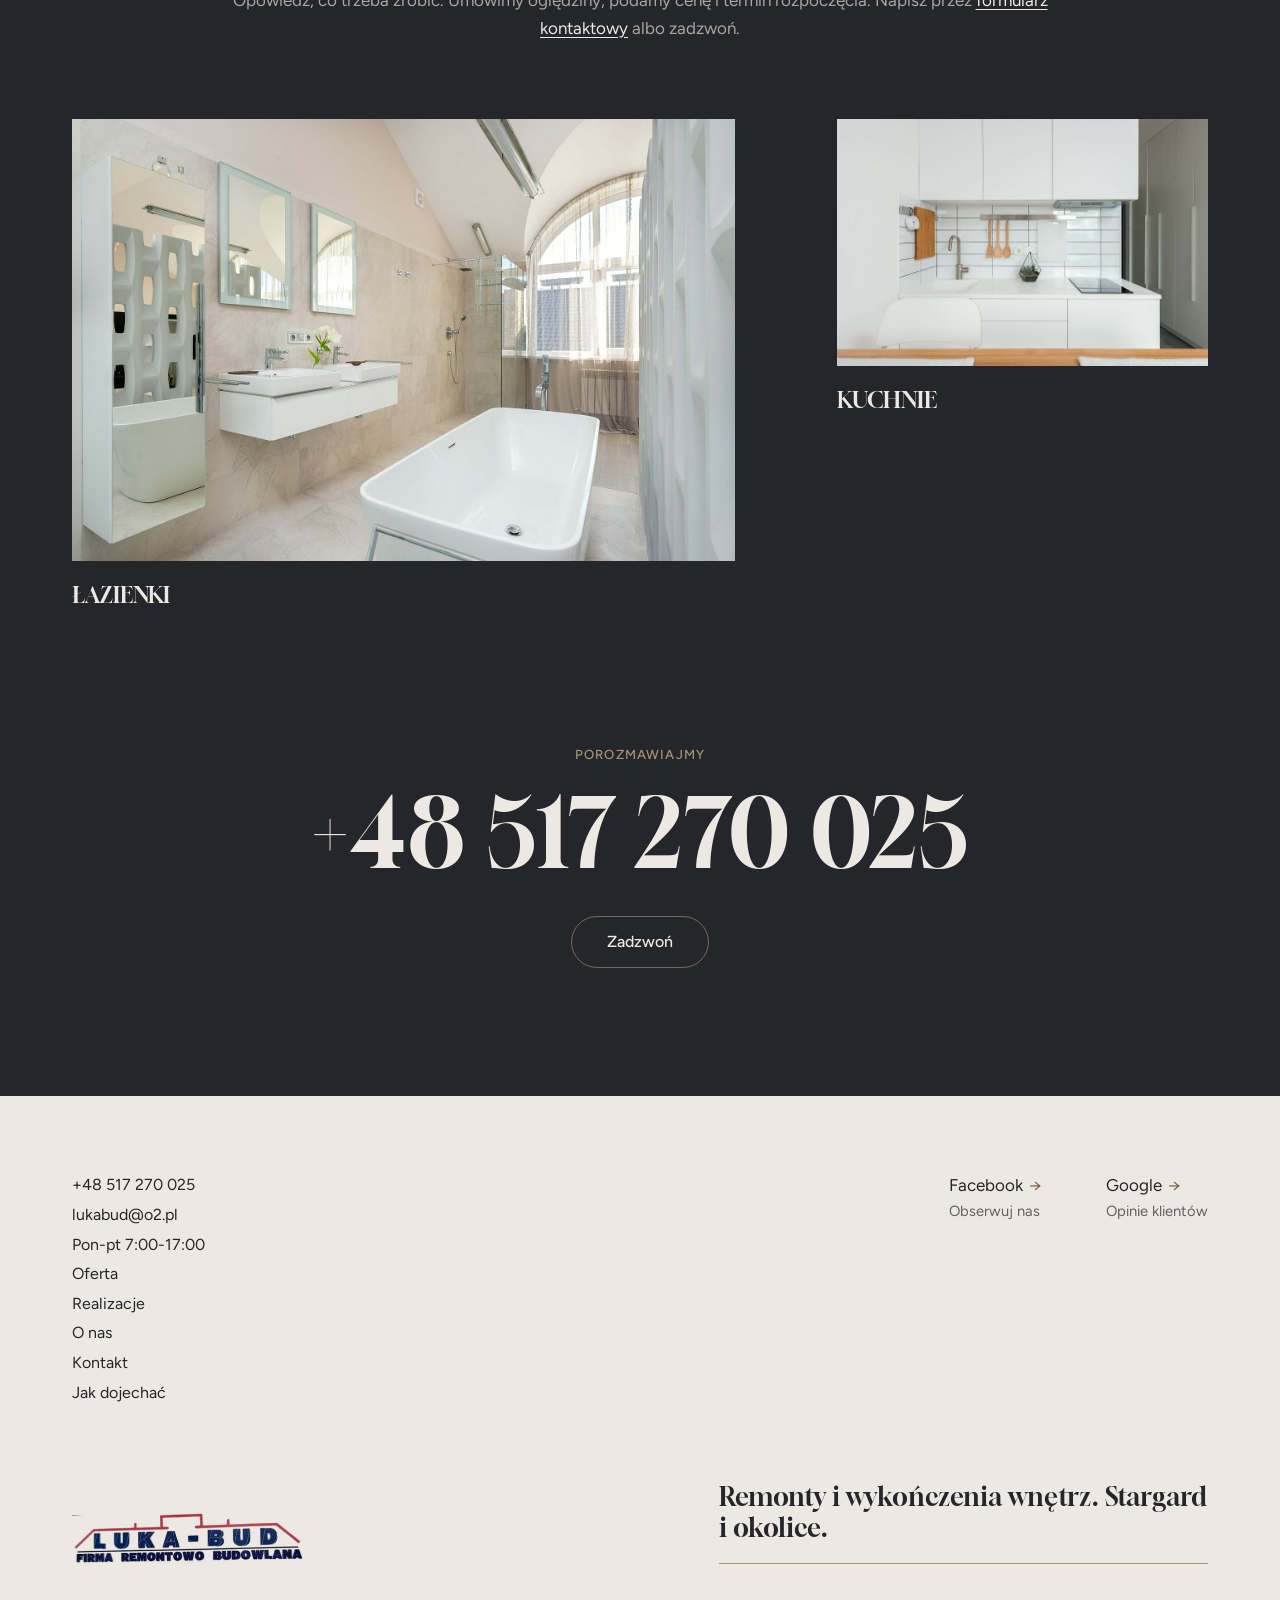
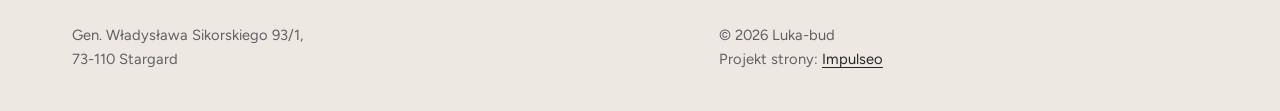
<file: oferta.html>
<!DOCTYPE html>
<html lang="pl">
<head>
<meta charset="UTF-8">
<meta name="viewport" content="width=device-width, initial-scale=1.0">
<title>Oferta - remonty i wykończenia · Luka-bud Stargard</title>
<meta name="description" content="Luka-bud - firma remontowo-budowlana ze Stargardu. Wykończenia wnętrz: gładzie, malowanie, glazura, panele, zabudowy GK, instalacje wod-kan i elektryczne, montaż mebli. Zadzwoń po wycenę.">
<link rel="canonical" href="https://impulseo-pl.github.io/luka-bud/oferta.html">
<meta name="robots" content="noindex, nofollow">
<meta name="theme-color" content="#ede9e2">
<meta property="og:type" content="website">
<meta property="og:locale" content="pl_PL">
<meta property="og:site_name" content="Luka-bud">
<meta property="og:title" content="Oferta - remonty i wykończenia · Luka-bud Stargard">
<meta property="og:description" content="Luka-bud - firma remontowo-budowlana ze Stargardu. Wykończenia wnętrz: gładzie, malowanie, glazura, panele, zabudowy GK, instalacje wod-kan i elektryczne, montaż mebli. Zadzwoń po wycenę.">
<meta property="og:url" content="https://impulseo-pl.github.io/luka-bud/oferta.html">
<meta property="og:image" content="https://impulseo-pl.github.io/luka-bud/img/og.jpg">
<meta property="og:image:width" content="1200">
<meta property="og:image:height" content="630">
<meta name="twitter:card" content="summary_large_image">
<script type="application/ld+json">{"@context":"https://schema.org","@type":"HomeAndConstructionBusiness","name":"Luka-bud","url":"https://impulseo-pl.github.io/luka-bud/","telephone":"+48517270025","email":"lukabud@o2.pl","image":"https://impulseo-pl.github.io/luka-bud/img/og.jpg","address":{"@type":"PostalAddress","streetAddress":"Gen. Władysława Sikorskiego 93/1","postalCode":"73-110","addressLocality":"Stargard","addressCountry":"PL"},"geo":{"@type":"GeoCoordinates","latitude":53.327258,"longitude":15.057778},"openingHours":"Mo-Fr 07:00-17:00","areaServed":"Stargard","sameAs":["https://www.facebook.com/zst.lukabud/","https://maps.google.com/?cid=10565320135875314083"]}</script>
<link rel="preconnect" href="https://fonts.googleapis.com">
<link rel="preconnect" href="https://fonts.gstatic.com" crossorigin>
<link href="https://fonts.googleapis.com/css2?family=Gloock&family=Figtree:wght@400;500;600&display=swap" rel="stylesheet">
<link rel="stylesheet" href="assets/styles.css?v=20261006">
</head>
<body>

<header class="top">
  <a class="brand" href="index.html" aria-label="Luka-bud - strona główna"><img class="brand-logo" src="img/logo.png" alt="Luka-bud - firma remontowo-budowlana" width="900" height="202" decoding="async"></a>
  <button class="menu-pill" type="button" aria-expanded="false" aria-controls="menu" aria-label="Otwórz menu"><span class="pill-lines"></span></button>
  <a class="top-tel" href="tel:+48517270025">+48 517 270 025<span class="arr">→</span></a>
</header>
<div class="menu" id="menu" aria-hidden="true">
  <div class="menu-in">
    <ul class="menu-main"><li><a href="index.html"><small>01</small><span>Start</span></a></li><li><a href="oferta.html"><small>02</small><span>Oferta</span></a></li><li><a href="realizacje.html"><small>03</small><span>Realizacje</span></a></li><li><a href="o-nas.html"><small>04</small><span>O&nbsp;nas</span></a></li><li><a href="kontakt.html"><small>05</small><span>Kontakt</span></a></li></ul>
    <div class="menu-side">
      <div><p class="eyebrow">Zakres prac</p><ul><li><a href="oferta.html#gladzie">Gładzie i&nbsp;malowanie</a></li><li><a href="oferta.html#glazura">Glazura i&nbsp;terakota</a></li><li><a href="oferta.html#instalacje">Instalacje wod-kan i&nbsp;elektryczne</a></li><li><a href="oferta.html#podlogi">Podłogi, drzwi i&nbsp;okna</a></li><li><a href="oferta.html#zabudowy">Zabudowy i&nbsp;sufity GK</a></li><li><a href="oferta.html#meble">Montaż mebli i&nbsp;drobne prace</a></li></ul></div>
      <div><p class="eyebrow">Kontakt</p><ul><li><a href="tel:+48517270025">+48 517 270 025</a></li><li><a href="mailto:lukabud@o2.pl">lukabud@o2.pl</a></li><li>Gen. Władysława Sikorskiego 93/1, 73-110 Stargard</li><li>Pon-pt 7:00-17:00</li></ul></div>
    </div>
  </div>
</div>

<main>
<section class="ptop centered">
  <div class="wrap">
    <span class="eyebrow">Zakres prac · Stargard i&nbsp;okolice</span>
    <h1>Remonty i&nbsp;wykończenia</h1>
    <p class="sub muted">Mieszkania, domy i&nbsp;lokale. Możesz oddać nam cały remont albo jeden etap. Najczęściej bierzemy całość, żeby instalacje, ściany i&nbsp;podłogi szły w&nbsp;dobrej kolejności.</p>
  </div>
</section>

<section class="kroki dk" data-car>
  <div class="of-intro">
    <div class="wrap">
      <div class="intro-head rv">
        <span class="vlabel">Co robimy</span>
        <div>
          <p>Gładzie, płytki, panele, drzwi, zabudowy z&nbsp;płyt GK, sufity podwieszane, przeróbki hydrauliki i&nbsp;elektryki, montaż mebli kuchennych. Wszystko to robi jedna ekipa, a&nbsp;Ty masz jeden numer telefonu.</p>
          <a class="btn" href="kontakt.html">Zapytaj o&nbsp;wycenę</a>
        </div>
      </div>
    </div>
  </div>
  <div class="kroki-head wrap rv">
    <h2>Jak wygląda remont z&nbsp;nami</h2>
    <p class="muted">Cztery etapy, od pierwszego telefonu do odbioru.</p>
  </div>
  <div class="kr-wrap container rv">
    <div class="car-arrows"><button class="car-nav" type="button" data-next aria-label="Dalej"><svg viewBox="0 0 16 16" aria-hidden="true"><path d="M1 8h13M9 3l5 5-5 5" fill="none" stroke="currentColor" stroke-width="1.3"/></svg></button><button class="car-nav" type="button" data-prev aria-label="Wstecz"><svg viewBox="0 0 16 16" aria-hidden="true"><path d="M15 8H2M7 3 2 8l5 5" fill="none" stroke="currentColor" stroke-width="1.3"/></svg></button></div>
    <div class="kr-track" data-track><div class="kr-slide"><div class="zoom"><img src="img/g10.jpg" alt="Telefon i oględziny" width="1600" height="1068" loading="eager" decoding="async"></div><div><h3>Telefon i&nbsp;oględziny</h3><p>Dzwonisz, umawiamy się na miejscu. Oglądamy, co jest do zrobienia, i&nbsp;doradzamy, od czego zacząć.</p><span class="kr-num">01</span></div></div><div class="kr-slide"><div class="zoom"><img src="img/g12.jpg" alt="Wycena i termin" width="1600" height="1066" loading="eager" decoding="async"></div><div><h3>Wycena i&nbsp;termin</h3><p>Podajemy cenę i&nbsp;termin rozpoczęcia, zanim weźmiemy się do pracy.</p><span class="kr-num">02</span></div></div><div class="kr-slide"><div class="zoom"><img src="img/g7.jpg" alt="Prace" width="1600" height="1068" loading="eager" decoding="async"></div><div><h3>Prace</h3><p>Instalacje, ściany, płytki i&nbsp;podłogi idą w&nbsp;dobrej kolejności. Gdy coś wyjdzie w&nbsp;trakcie, dzwonimy i&nbsp;ustalamy to z&nbsp;Tobą.</p><span class="kr-num">03</span></div></div><div class="kr-slide"><div class="zoom"><img src="img/g9.jpg" alt="Odbiór" width="1600" height="1068" loading="eager" decoding="async"></div><div><h3>Odbiór</h3><p>Przechodzimy razem przez gotowe wnętrze i&nbsp;pokazujemy, co zostało zrobione w&nbsp;każdym pomieszczeniu.</p><span class="kr-num">04</span></div></div></div>
  </div>
  <div class="car-bar"><i></i></div>
</section>

<section class="lista">
  <div class="wrap">
    <div class="lista-head rv">
      <span class="eyebrow">Usługi</span>
      <h2>Co robimy w&nbsp;środku</h2>
      <p class="muted">Sześć rodzajów prac, które łączymy w&nbsp;jednym zleceniu.</p>
    </div>
    <ul class="checks rv"><li id="gladzie"><svg width="18" height="18" viewBox="0 0 18 18" aria-hidden="true"><path d="M2.5 9.5l4 4 9-10" fill="none" stroke="currentColor" stroke-width="1.6"/></svg><span><b>Gładzie i&nbsp;malowanie</b> - Szpachlowanie, gładzie i&nbsp;gruntowanie do równej ściany, potem malowanie. Na ścianę akcentową robimy też tynki dekoracyjne.</span></li><li id="glazura"><svg width="18" height="18" viewBox="0 0 18 18" aria-hidden="true"><path d="M2.5 9.5l4 4 9-10" fill="none" stroke="currentColor" stroke-width="1.6"/></svg><span><b>Glazura i&nbsp;terakota</b> - Płytki w&nbsp;łazience, kuchni i&nbsp;na podłodze. Docinki przy narożnikach, równe fugi i&nbsp;spadki tam, gdzie leje się woda.</span></li><li id="instalacje"><svg width="18" height="18" viewBox="0 0 18 18" aria-hidden="true"><path d="M2.5 9.5l4 4 9-10" fill="none" stroke="currentColor" stroke-width="1.6"/></svg><span><b>Instalacje wod-kan i&nbsp;elektryczne</b> - Przeróbki hydrauliki i&nbsp;elektryki przed zamknięciem ścian, także tam, gdzie wodę i&nbsp;kanalizację trzeba poprowadzić sufitem.</span></li><li id="podlogi"><svg width="18" height="18" viewBox="0 0 18 18" aria-hidden="true"><path d="M2.5 9.5l4 4 9-10" fill="none" stroke="currentColor" stroke-width="1.6"/></svg><span><b>Podłogi, drzwi i&nbsp;okna</b> - Układamy panele podłogowe z&nbsp;listwami, montujemy drzwi wewnętrzne i&nbsp;okna, razem z&nbsp;obróbką po montażu.</span></li><li id="zabudowy"><svg width="18" height="18" viewBox="0 0 18 18" aria-hidden="true"><path d="M2.5 9.5l4 4 9-10" fill="none" stroke="currentColor" stroke-width="1.6"/></svg><span><b>Zabudowy i&nbsp;sufity GK</b> - Ścianki działowe z&nbsp;płyt gipsowo-kartonowych, zabudowa skosów, wnęki i&nbsp;sufity podwieszane pod oświetlenie.</span></li><li id="meble"><svg width="18" height="18" viewBox="0 0 18 18" aria-hidden="true"><path d="M2.5 9.5l4 4 9-10" fill="none" stroke="currentColor" stroke-width="1.6"/></svg><span><b>Montaż mebli i&nbsp;drobne prace</b> - Montaż mebli kuchennych i&nbsp;zabudów, do tego prace ciesielsko-dekarskie i&nbsp;inne prace remontowo-budowlane.</span></li></ul>
  </div>
</section>

<section class="split-d dk">
  <div class="sd-copy container rv">
    <h2>Trudne instalacje to też nasza praca</h2>
    <p>W&nbsp;gabinecie jednej z&nbsp;klientek zamontowaliśmy pompę kanalizacyjną i&nbsp;doprowadziliśmy wodę oraz kanalizację sufitem. W&nbsp;opinii na Google napisała, że dokonaliśmy niemożliwego.</p>
    <p>Przeróbki hydrauliki i&nbsp;elektryki robimy przed zamknięciem ścian, więc później nic nie trzeba kuć.</p>
  </div>
  <div class="zoom"><img src="img/g2.jpg" alt="Gabinet z instalacją wod-kan wykonaną przez Luka-bud" width="750" height="500" loading="lazy" decoding="async"></div>
</section>

<section class="cta-karty dk">
  <div class="wrap">
    <div class="ck-head rv">
      <h2>Zapytaj o&nbsp;wycenę remontu</h2>
      <p>Opowiedz, co trzeba zrobić. Umówimy oględziny, podamy cenę i&nbsp;termin rozpoczęcia. Napisz przez <a href="kontakt.html">formularz kontaktowy</a> albo zadzwoń.</p>
    </div>
    <div class="duo">
      <a class="duo-card rv" href="realizacje.html"><div class="zoom"><img src="img/g13.jpg" alt="Łazienka z wanną wolnostojącą" width="1600" height="1082" loading="lazy" decoding="async"></div><div class="cap"><b>Łazienki</b></div></a>
      <a class="duo-card small rv" href="realizacje.html"><div class="zoom"><img src="img/g8.jpg" alt="Biała kuchnia z zabudową" width="1600" height="1068" loading="lazy" decoding="async"></div><div class="cap"><b>Kuchnie</b></div></a>
    </div>
  </div>
</section>

<section class="cta cta-tel dk">
  <div class="wrap rv">
    <span class="eyebrow">Porozmawiajmy</span>
    <a class="big-tel" href="tel:+48517270025">+48 517 270 025</a>
    <a class="btn" href="tel:+48517270025">Zadzwoń</a>
  </div>
</section>
</main>

<footer class="foot">
  <div class="wrap">
    <div class="foot-grid">
      <ul class="foot-list">
        <li><a class="ul" href="tel:+48517270025">+48 517 270 025</a></li>
        <li><a class="ul" href="mailto:lukabud@o2.pl">lukabud@o2.pl</a></li>
        <li>Pon-pt 7:00-17:00</li>
        <li><a class="ul" href="oferta.html">Oferta</a></li>
        <li><a class="ul" href="realizacje.html">Realizacje</a></li>
        <li><a class="ul" href="o-nas.html">O&nbsp;nas</a></li>
        <li><a class="ul" href="kontakt.html">Kontakt</a></li>
        <li><a class="ul" href="https://maps.google.com/?cid=10565320135875314083&amp;g_mp=Cidnb29nbGUubWFwcy5wbGFjZXMudjEuUGxhY2VzLlNlYXJjaFRleHQQAhgEIAA" target="_blank" rel="noopener">Jak dojechać</a></li>
      </ul>
      <div class="foot-soc">
        <a class="soc" href="https://www.facebook.com/zst.lukabud/" target="_blank" rel="noopener" aria-label="Facebook - Luka-bud">Facebook<span class="arr">→</span><small>Obserwuj nas</small></a>
        <a class="soc" href="https://maps.google.com/?cid=10565320135875314083&amp;g_mp=Cidnb29nbGUubWFwcy5wbGFjZXMudjEuUGxhY2VzLlNlYXJjaFRleHQQAhgEIAA" target="_blank" rel="noopener" aria-label="Google - Luka-bud">Google<span class="arr">→</span><small>Opinie klientów</small></a>
      </div>
    </div>
    <div class="foot-mid">
      <a href="index.html" aria-label="Luka-bud - strona główna"><img class="brand-logo" src="img/logo.png" alt="Luka-bud - firma remontowo-budowlana" width="900" height="202" loading="lazy" decoding="async"></a>
      <p class="foot-tag">Remonty i&nbsp;wykończenia wnętrz. Stargard i&nbsp;okolice.</p>
    </div>
    <div class="foot-bot">
      <span>Gen. Władysława Sikorskiego 93/1,<br>73-110 Stargard</span>
      <span>© 2026 Luka-bud<br>Projekt strony: <a class="foot-credit" href="https://impulseo.pl" target="_blank" rel="noopener">Impulseo</a></span>
    </div>
  </div>
</footer>
<div class="sticky-call"><a class="sc-call" href="tel:+48517270025"><svg width="16" height="16" viewBox="0 0 24 24" fill="none" aria-hidden="true"><path d="M6.6 10.8a15.5 15.5 0 0 0 6.6 6.6l2.2-2.2a1 1 0 0 1 1-.24 11.4 11.4 0 0 0 3.6.58 1 1 0 0 1 1 1V20a1 1 0 0 1-1 1A17 17 0 0 1 3 4a1 1 0 0 1 1-1h3.5a1 1 0 0 1 1 1c0 1.25.2 2.46.58 3.6a1 1 0 0 1-.25 1l-2.23 2.2Z" fill="currentColor"/></svg> Zadzwoń</a><a class="sc-quote" href="kontakt.html">Zapytaj o&nbsp;wycenę</a></div>
<div class="demo-wazne" data-do="2026-10-12" data-cykl="3" hidden><svg class="dw-ico" width="13" height="13" viewBox="0 0 24 24" fill="none" aria-hidden="true"><circle cx="12" cy="12" r="8.6" stroke="currentColor" stroke-width="1.8"/><path d="M12 7.2V12l3.3 2" stroke="currentColor" stroke-width="1.8" stroke-linecap="round"/></svg><span class="dw-txt"></span></div>

<script src="assets/main.js?v=20261006"></script>
</body>
</html>
</file>
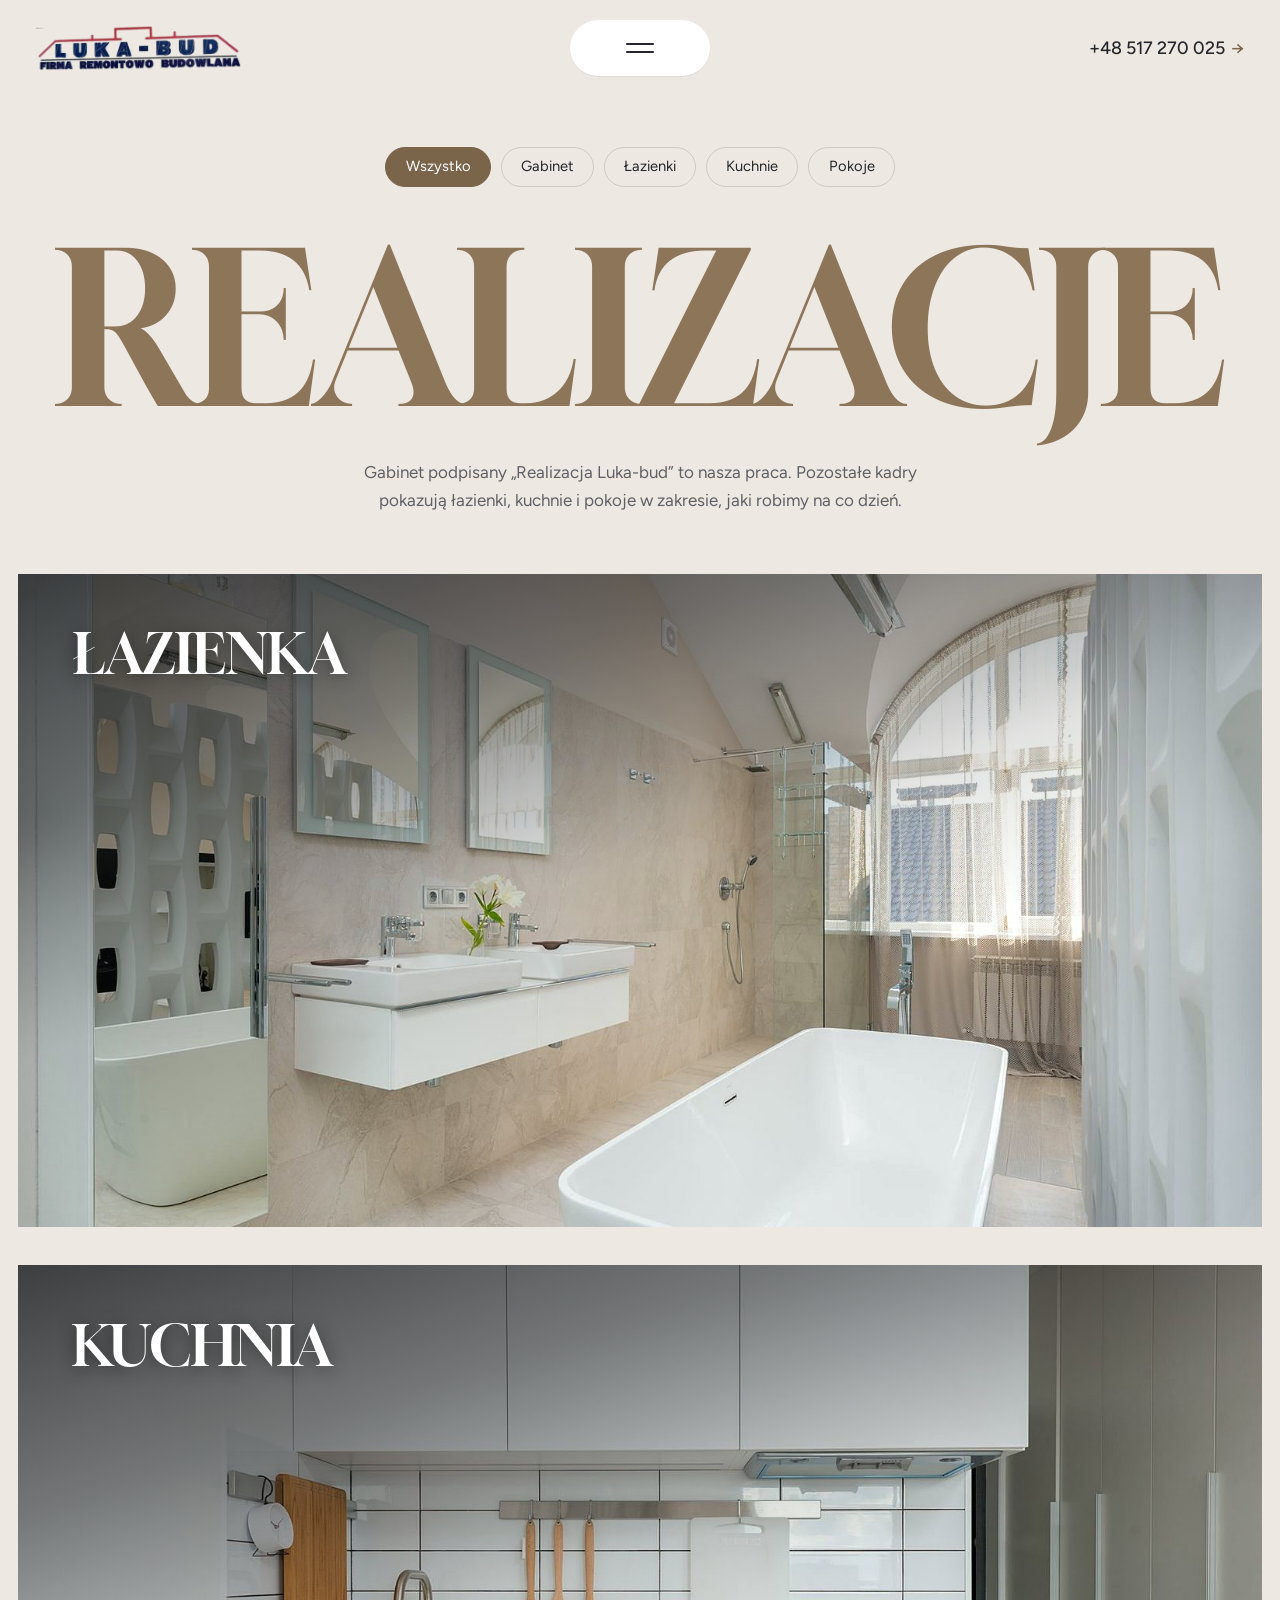
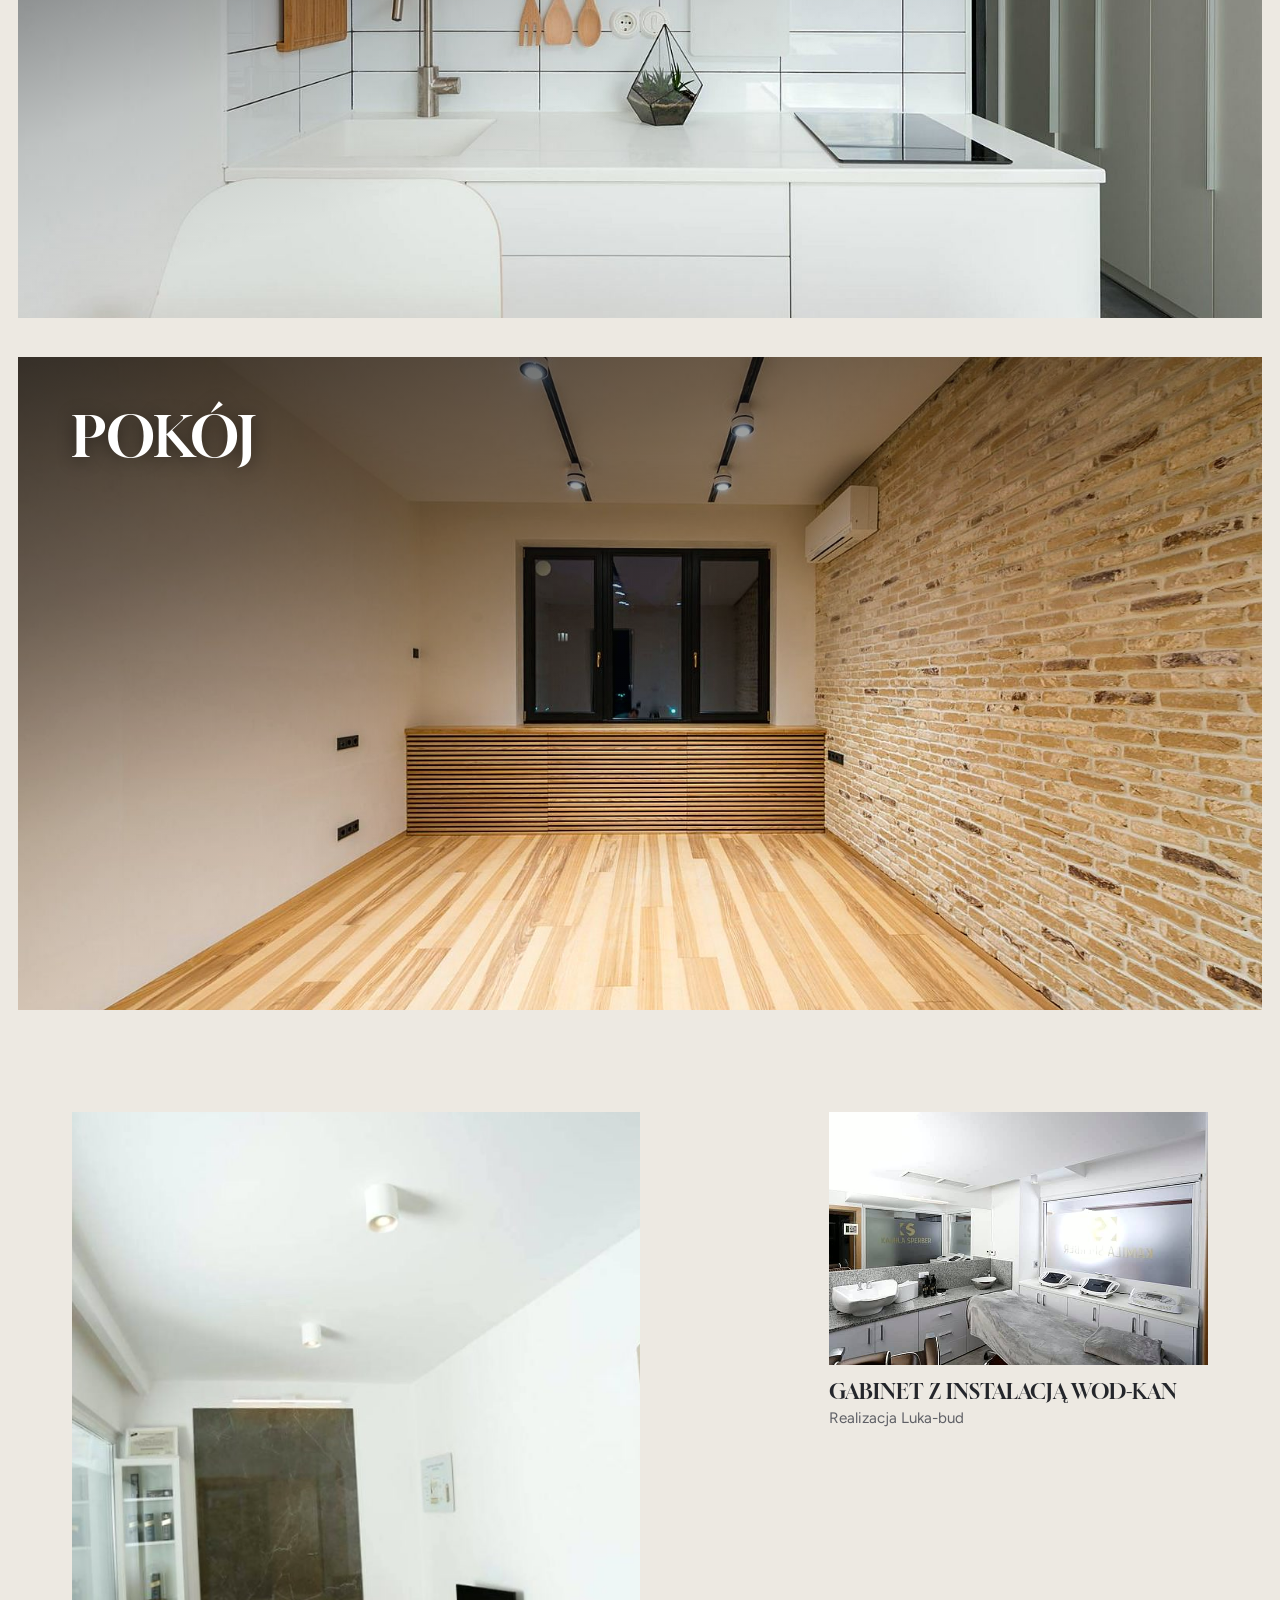
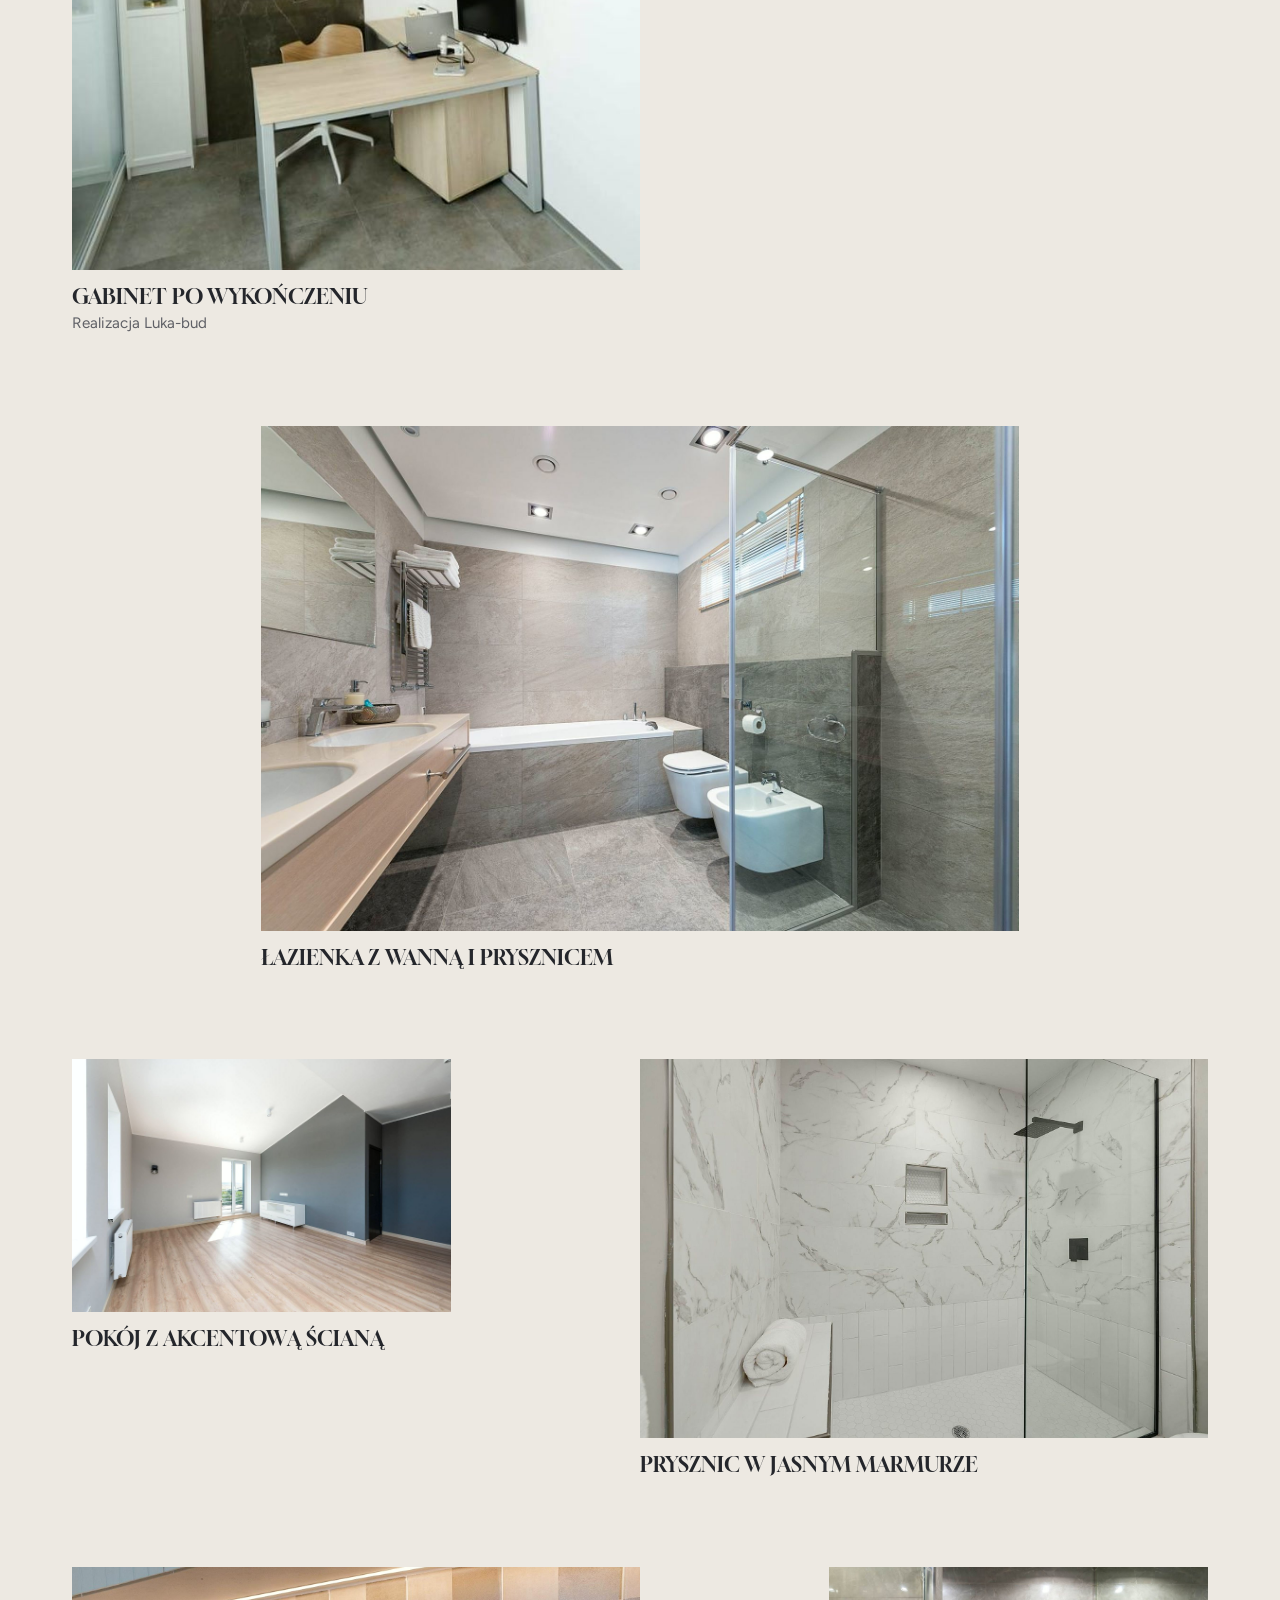
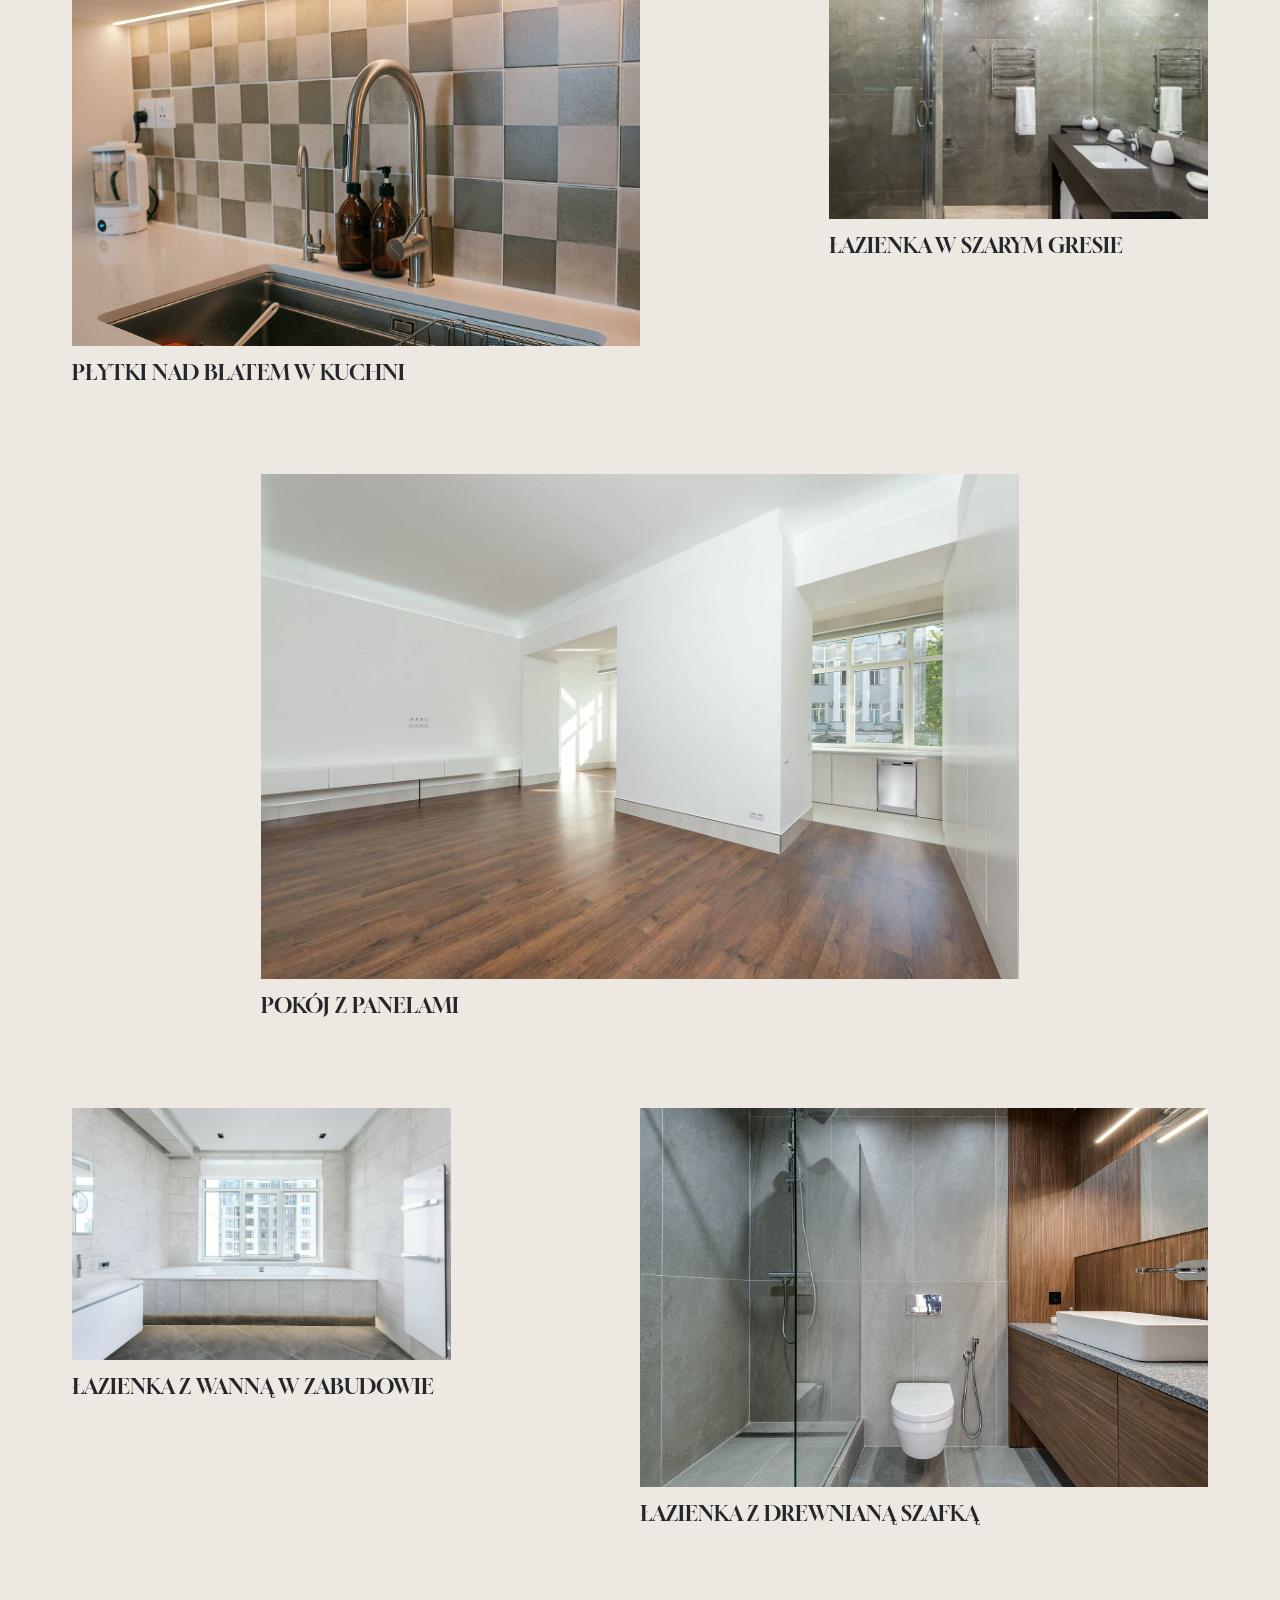
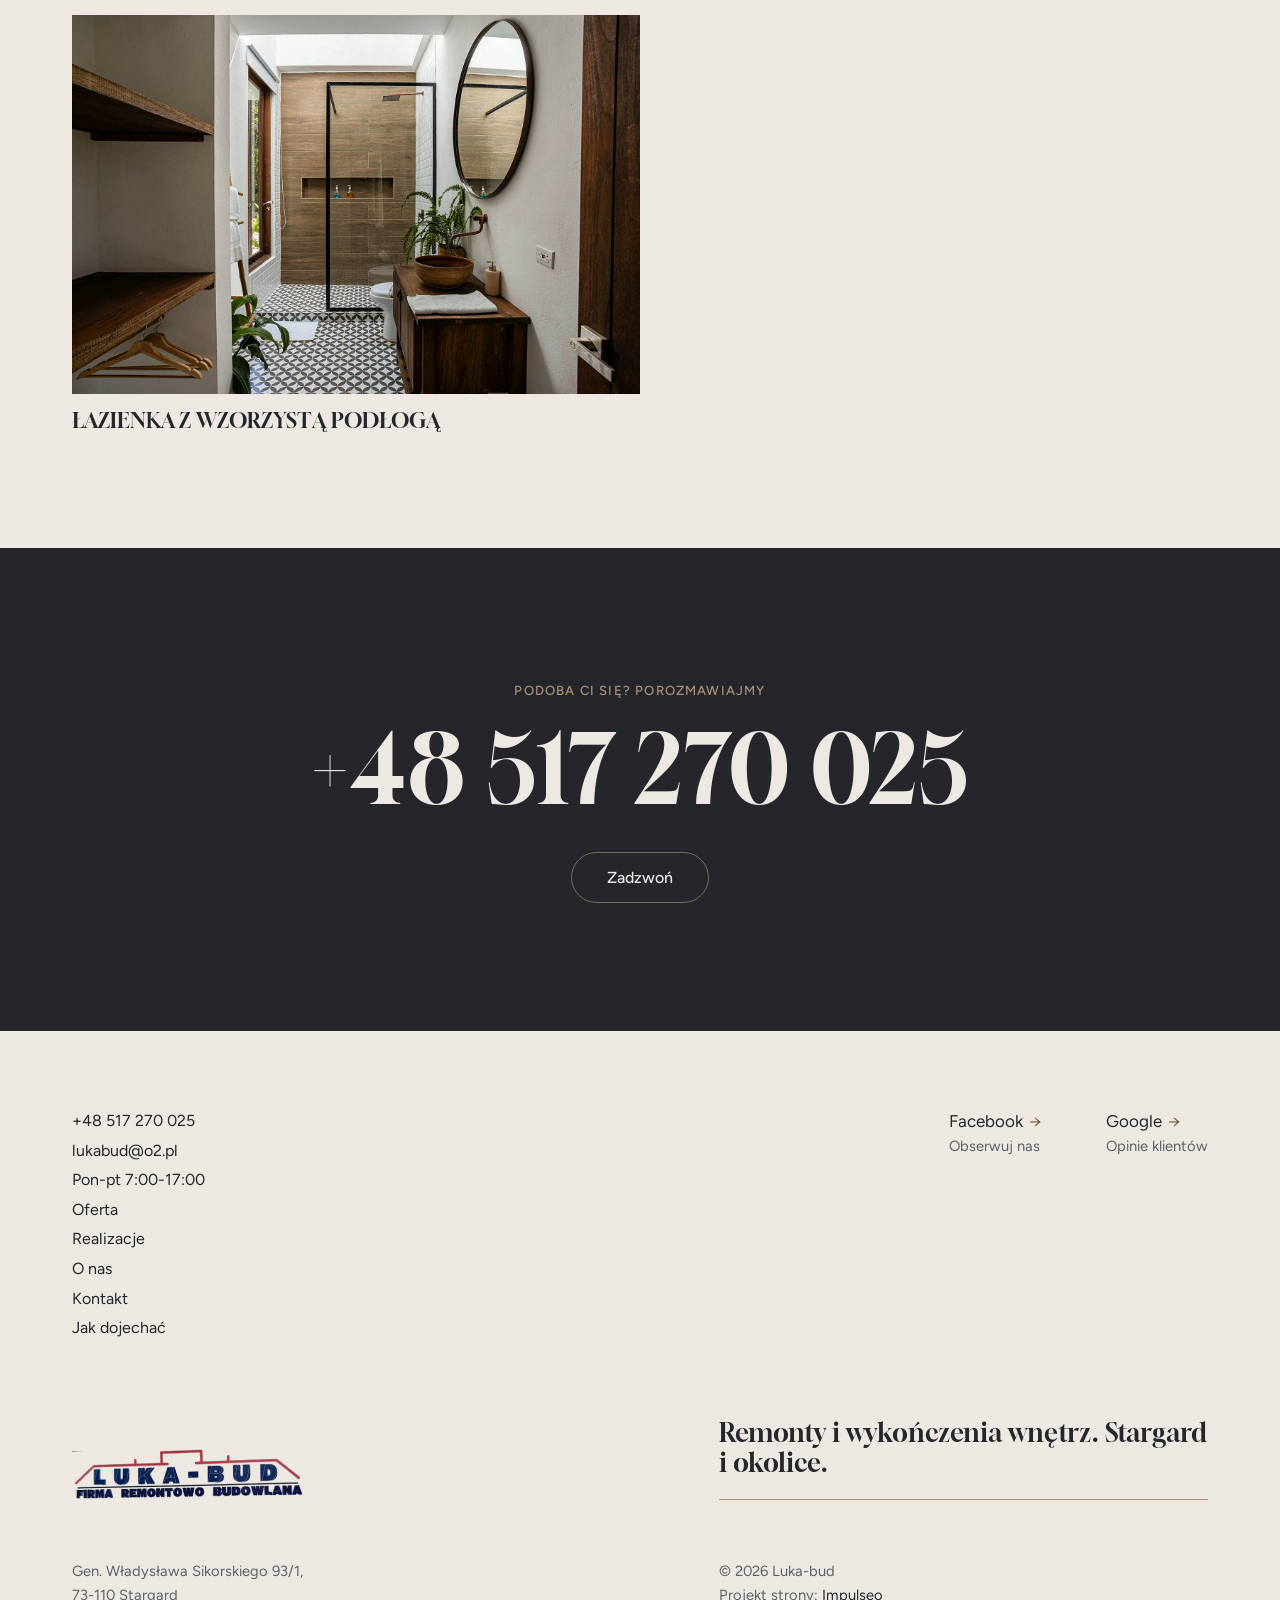
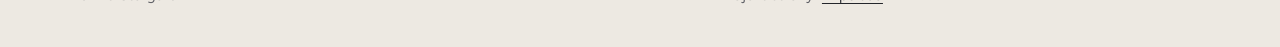
<file: realizacje.html>
<!DOCTYPE html>
<html lang="pl">
<head>
<meta charset="UTF-8">
<meta name="viewport" content="width=device-width, initial-scale=1.0">
<title>Realizacje - Luka-bud · remonty Stargard</title>
<meta name="description" content="Realizacje Luka-bud: gabinet wykończony przez nas oraz łazienki, kuchnie i pokoje w zakresie, jaki robimy na co dzień.">
<link rel="canonical" href="https://impulseo-pl.github.io/luka-bud/realizacje.html">
<meta name="robots" content="noindex, nofollow">
<meta name="theme-color" content="#ede9e2">
<meta property="og:type" content="website">
<meta property="og:locale" content="pl_PL">
<meta property="og:site_name" content="Luka-bud">
<meta property="og:title" content="Realizacje - Luka-bud · remonty Stargard">
<meta property="og:description" content="Realizacje Luka-bud: gabinet wykończony przez nas oraz łazienki, kuchnie i pokoje w zakresie, jaki robimy na co dzień.">
<meta property="og:url" content="https://impulseo-pl.github.io/luka-bud/realizacje.html">
<meta property="og:image" content="https://impulseo-pl.github.io/luka-bud/img/og.jpg">
<meta property="og:image:width" content="1200">
<meta property="og:image:height" content="630">
<meta name="twitter:card" content="summary_large_image">
<script type="application/ld+json">{"@context":"https://schema.org","@type":"HomeAndConstructionBusiness","name":"Luka-bud","url":"https://impulseo-pl.github.io/luka-bud/","telephone":"+48517270025","email":"lukabud@o2.pl","image":"https://impulseo-pl.github.io/luka-bud/img/og.jpg","address":{"@type":"PostalAddress","streetAddress":"Gen. Władysława Sikorskiego 93/1","postalCode":"73-110","addressLocality":"Stargard","addressCountry":"PL"},"geo":{"@type":"GeoCoordinates","latitude":53.327258,"longitude":15.057778},"openingHours":"Mo-Fr 07:00-17:00","areaServed":"Stargard","sameAs":["https://www.facebook.com/zst.lukabud/","https://maps.google.com/?cid=10565320135875314083"]}</script>
<link rel="preconnect" href="https://fonts.googleapis.com">
<link rel="preconnect" href="https://fonts.gstatic.com" crossorigin>
<link href="https://fonts.googleapis.com/css2?family=Gloock&family=Figtree:wght@400;500;600&display=swap" rel="stylesheet">
<link rel="stylesheet" href="assets/styles.css?v=20261006">
</head>
<body>

<header class="top">
  <a class="brand" href="index.html" aria-label="Luka-bud - strona główna"><img class="brand-logo" src="img/logo.png" alt="Luka-bud - firma remontowo-budowlana" width="900" height="202" decoding="async"></a>
  <button class="menu-pill" type="button" aria-expanded="false" aria-controls="menu" aria-label="Otwórz menu"><span class="pill-lines"></span></button>
  <a class="top-tel" href="tel:+48517270025">+48 517 270 025<span class="arr">→</span></a>
</header>
<div class="menu" id="menu" aria-hidden="true">
  <div class="menu-in">
    <ul class="menu-main"><li><a href="index.html"><small>01</small><span>Start</span></a></li><li><a href="oferta.html"><small>02</small><span>Oferta</span></a></li><li><a href="realizacje.html"><small>03</small><span>Realizacje</span></a></li><li><a href="o-nas.html"><small>04</small><span>O&nbsp;nas</span></a></li><li><a href="kontakt.html"><small>05</small><span>Kontakt</span></a></li></ul>
    <div class="menu-side">
      <div><p class="eyebrow">Zakres prac</p><ul><li><a href="oferta.html#gladzie">Gładzie i&nbsp;malowanie</a></li><li><a href="oferta.html#glazura">Glazura i&nbsp;terakota</a></li><li><a href="oferta.html#instalacje">Instalacje wod-kan i&nbsp;elektryczne</a></li><li><a href="oferta.html#podlogi">Podłogi, drzwi i&nbsp;okna</a></li><li><a href="oferta.html#zabudowy">Zabudowy i&nbsp;sufity GK</a></li><li><a href="oferta.html#meble">Montaż mebli i&nbsp;drobne prace</a></li></ul></div>
      <div><p class="eyebrow">Kontakt</p><ul><li><a href="tel:+48517270025">+48 517 270 025</a></li><li><a href="mailto:lukabud@o2.pl">lukabud@o2.pl</a></li><li>Gen. Władysława Sikorskiego 93/1, 73-110 Stargard</li><li>Pon-pt 7:00-17:00</li></ul></div>
    </div>
  </div>
</div>

<main>
<section class="real-top beige">
  <div class="wrap">
    <div class="chips rv" role="group" aria-label="Filtr realizacji">
      <button class="chip is-on" type="button" data-f="all" aria-pressed="true">Wszystko</button>
      <button class="chip" type="button" data-f="gabinet" aria-pressed="false">Gabinet</button>
      <button class="chip" type="button" data-f="lazienki" aria-pressed="false">Łazienki</button>
      <button class="chip" type="button" data-f="kuchnie" aria-pressed="false">Kuchnie</button>
      <button class="chip" type="button" data-f="pokoje" aria-pressed="false">Pokoje</button>
    </div>
  </div>
  <h1 class="mega tan rv">Realizacje</h1>
  <div class="wrap"><p class="real-note rv">Gabinet podpisany „Realizacja Luka-bud” to nasza praca. Pozostałe kadry pokazują łazienki, kuchnie i&nbsp;pokoje w&nbsp;zakresie, jaki robimy na co dzień.</p></div>
  <div class="wtile tile rv" data-kat="lazienki"><div class="zoom"><img src="img/g13.jpg" alt="Łazienka z wanną wolnostojącą" width="1600" height="1082" fetchpriority="high" decoding="async"></div><span class="wtile-name">Łazienka</span></div><div class="wtile tile rv" data-kat="kuchnie"><div class="zoom"><img src="img/g8.jpg" alt="Biała kuchnia z zabudową" width="1600" height="1068" loading="eager" decoding="async"></div><span class="wtile-name">Kuchnia</span></div><div class="wtile tile rv" data-kat="pokoje"><div class="zoom"><img src="img/about.jpg" alt="Pokój ze ścianą z cegły i panelami" width="1600" height="1068" loading="lazy" decoding="async"></div><span class="wtile-name">Pokój</span></div>
  <div class="wrap"><div class="stagger"><figure class="st-item st-a pion rv" data-kat="gabinet" style="margin:0"><div class="zoom"><img src="img/g1.jpg" alt="Gabinet po wykończeniu" width="680" height="1068" loading="eager" decoding="async"></div><figcaption class="cap"><b>Gabinet po wykończeniu</b><span class="muted">Realizacja Luka-bud</span></figcaption></figure><figure class="st-item st-b rv" data-kat="gabinet" style="margin:0"><div class="zoom"><img src="img/g2.jpg" alt="Gabinet z instalacją wod-kan" width="750" height="500" loading="eager" decoding="async"></div><figcaption class="cap"><b>Gabinet z&nbsp;instalacją wod-kan</b><span class="muted">Realizacja Luka-bud</span></figcaption></figure><figure class="st-item st-c rv" data-kat="lazienki" style="margin:0"><div class="zoom"><img src="img/g9.jpg" alt="Łazienka z wanną i prysznicem" width="1600" height="1068" loading="lazy" decoding="async"></div><figcaption class="cap"><b>Łazienka z&nbsp;wanną i&nbsp;prysznicem</b></figcaption></figure><figure class="st-item st-d rv" data-kat="pokoje" style="margin:0"><div class="zoom"><img src="img/g10.jpg" alt="Pokój z akcentową ścianą" width="1600" height="1068" loading="lazy" decoding="async"></div><figcaption class="cap"><b>Pokój z&nbsp;akcentową ścianą</b></figcaption></figure><figure class="st-item st-e rv" data-kat="lazienki" style="margin:0"><div class="zoom"><img src="img/g6.jpg" alt="Prysznic w jasnym marmurze" width="1600" height="1067" loading="lazy" decoding="async"></div><figcaption class="cap"><b>Prysznic w&nbsp;jasnym marmurze</b></figcaption></figure><figure class="st-item st-a rv" data-kat="kuchnie" style="margin:0"><div class="zoom"><img src="img/g12.jpg" alt="Płytki nad blatem w kuchni" width="1600" height="1066" loading="lazy" decoding="async"></div><figcaption class="cap"><b>Płytki nad blatem w&nbsp;kuchni</b></figcaption></figure><figure class="st-item st-b rv" data-kat="lazienki" style="margin:0"><div class="zoom"><img src="img/g7.jpg" alt="Łazienka w szarym gresie" width="1600" height="1068" loading="lazy" decoding="async"></div><figcaption class="cap"><b>Łazienka w&nbsp;szarym gresie</b></figcaption></figure><figure class="st-item st-c rv" data-kat="pokoje" style="margin:0"><div class="zoom"><img src="img/g3.jpg" alt="Pokój z panelami" width="1600" height="1068" loading="lazy" decoding="async"></div><figcaption class="cap"><b>Pokój z&nbsp;panelami</b></figcaption></figure><figure class="st-item st-d rv" data-kat="lazienki" style="margin:0"><div class="zoom"><img src="img/g4.jpg" alt="Łazienka z wanną w zabudowie" width="1600" height="1068" loading="lazy" decoding="async"></div><figcaption class="cap"><b>Łazienka z&nbsp;wanną w&nbsp;zabudowie</b></figcaption></figure><figure class="st-item st-e rv" data-kat="lazienki" style="margin:0"><div class="zoom"><img src="img/g11.jpg" alt="Łazienka z drewnianą szafką" width="1600" height="1066" loading="lazy" decoding="async"></div><figcaption class="cap"><b>Łazienka z&nbsp;drewnianą szafką</b></figcaption></figure><figure class="st-item st-a rv" data-kat="lazienki" style="margin:0"><div class="zoom"><img src="img/g5.jpg" alt="Łazienka z wzorzystą podłogą" width="1600" height="1066" loading="lazy" decoding="async"></div><figcaption class="cap"><b>Łazienka z&nbsp;wzorzystą podłogą</b></figcaption></figure></div></div>
</section>

<section class="cta cta-tel dk">
  <div class="wrap rv">
    <span class="eyebrow">Podoba Ci się? Porozmawiajmy</span>
    <a class="big-tel" href="tel:+48517270025">+48 517 270 025</a>
    <a class="btn" href="tel:+48517270025">Zadzwoń</a>
  </div>
</section>
</main>

<footer class="foot">
  <div class="wrap">
    <div class="foot-grid">
      <ul class="foot-list">
        <li><a class="ul" href="tel:+48517270025">+48 517 270 025</a></li>
        <li><a class="ul" href="mailto:lukabud@o2.pl">lukabud@o2.pl</a></li>
        <li>Pon-pt 7:00-17:00</li>
        <li><a class="ul" href="oferta.html">Oferta</a></li>
        <li><a class="ul" href="realizacje.html">Realizacje</a></li>
        <li><a class="ul" href="o-nas.html">O&nbsp;nas</a></li>
        <li><a class="ul" href="kontakt.html">Kontakt</a></li>
        <li><a class="ul" href="https://maps.google.com/?cid=10565320135875314083&amp;g_mp=Cidnb29nbGUubWFwcy5wbGFjZXMudjEuUGxhY2VzLlNlYXJjaFRleHQQAhgEIAA" target="_blank" rel="noopener">Jak dojechać</a></li>
      </ul>
      <div class="foot-soc">
        <a class="soc" href="https://www.facebook.com/zst.lukabud/" target="_blank" rel="noopener" aria-label="Facebook - Luka-bud">Facebook<span class="arr">→</span><small>Obserwuj nas</small></a>
        <a class="soc" href="https://maps.google.com/?cid=10565320135875314083&amp;g_mp=Cidnb29nbGUubWFwcy5wbGFjZXMudjEuUGxhY2VzLlNlYXJjaFRleHQQAhgEIAA" target="_blank" rel="noopener" aria-label="Google - Luka-bud">Google<span class="arr">→</span><small>Opinie klientów</small></a>
      </div>
    </div>
    <div class="foot-mid">
      <a href="index.html" aria-label="Luka-bud - strona główna"><img class="brand-logo" src="img/logo.png" alt="Luka-bud - firma remontowo-budowlana" width="900" height="202" loading="lazy" decoding="async"></a>
      <p class="foot-tag">Remonty i&nbsp;wykończenia wnętrz. Stargard i&nbsp;okolice.</p>
    </div>
    <div class="foot-bot">
      <span>Gen. Władysława Sikorskiego 93/1,<br>73-110 Stargard</span>
      <span>© 2026 Luka-bud<br>Projekt strony: <a class="foot-credit" href="https://impulseo.pl" target="_blank" rel="noopener">Impulseo</a></span>
    </div>
  </div>
</footer>
<div class="sticky-call"><a class="sc-call" href="tel:+48517270025"><svg width="16" height="16" viewBox="0 0 24 24" fill="none" aria-hidden="true"><path d="M6.6 10.8a15.5 15.5 0 0 0 6.6 6.6l2.2-2.2a1 1 0 0 1 1-.24 11.4 11.4 0 0 0 3.6.58 1 1 0 0 1 1 1V20a1 1 0 0 1-1 1A17 17 0 0 1 3 4a1 1 0 0 1 1-1h3.5a1 1 0 0 1 1 1c0 1.25.2 2.46.58 3.6a1 1 0 0 1-.25 1l-2.23 2.2Z" fill="currentColor"/></svg> Zadzwoń</a><a class="sc-quote" href="kontakt.html">Zapytaj o&nbsp;wycenę</a></div>
<div class="demo-wazne" data-do="2026-10-12" data-cykl="3" hidden><svg class="dw-ico" width="13" height="13" viewBox="0 0 24 24" fill="none" aria-hidden="true"><circle cx="12" cy="12" r="8.6" stroke="currentColor" stroke-width="1.8"/><path d="M12 7.2V12l3.3 2" stroke="currentColor" stroke-width="1.8" stroke-linecap="round"/></svg><span class="dw-txt"></span></div>

<script src="assets/main.js?v=20261006"></script>
</body>
</html>
</file>
<file: assets/styles.css>
/* Luka-bud - demo w układzie strony-wzoru (klindworthroofing.com), 06.10.2026.
   Paleta wzoru: beż #ede9e2, grafit #24262b, brąz #ac9376. Kroje: Gloock (nagłówki) + Figtree (tekst).
   Drobny brąz na beżu idzie w odcieniu --tan-d (4,6:1), bo #ac9376 ma tam tylko 2,4:1. */

:root{
  --beige:#ede9e2;
  --beige-2:#e4ded4;
  --ink:#24262b;
  --ink-2:#2b2e34;
  --tan:#ac9376;
  --tan-d:#7a654a;
  --tan-big:#8c7559;
  --muted:#5f6066;
  --muted-d:#a9a6a0;
  --line:rgba(36,38,43,.16);
  --line-d:rgba(237,233,226,.18);
  --ff-d:"Gloock",Georgia,"Times New Roman",serif;
  --ff:"Figtree",system-ui,-apple-system,"Segoe UI",sans-serif;
  --ease:cubic-bezier(.16,.84,.44,1);
  --img-zoom:1.05;
  --img-dur:1.4s;
  --nav-h:96px;
  --pad:clamp(20px,5.6vw,120px);
  --max:1200px;
}

*,*::before,*::after{box-sizing:border-box}
html{-webkit-text-size-adjust:100%}
body{margin:0;background:var(--beige);color:var(--ink);font-family:var(--ff);font-size:17px;line-height:1.6;
  -webkit-font-smoothing:antialiased;overflow-x:clip}
img{display:block;max-width:100%;height:auto}
a{color:inherit;text-decoration:none}
h1,h2,h3{font-family:var(--ff-d);font-weight:400;margin:0;line-height:1.08;letter-spacing:-.005em}
p{margin:0}
button{font:inherit;color:inherit}
.wrap{width:min(100% - 2*var(--pad),var(--max));margin-inline:auto}
.dk{background:var(--ink);color:var(--beige)}
.eyebrow{display:inline-block;font-size:.82rem;font-weight:500;letter-spacing:.09em;text-transform:uppercase;color:var(--tan-d)}
.dk .eyebrow{color:var(--tan)}
.muted{color:var(--muted)}
.dk .muted{color:var(--muted-d)}
.arr{display:inline-block;color:var(--tan-d);margin-left:.35em;transition:transform .72s var(--ease)}
.dk .arr{color:var(--tan)}

/* ---------- przyciski: jedna reakcja na kursor dla wszystkich ---------- */
.btn{display:inline-flex;align-items:center;justify-content:center;gap:.45em;padding:.95em 2.2em;border:1px solid var(--tan);
  border-radius:999px;background:transparent;color:var(--ink);font-size:1rem;font-weight:500;line-height:1.2;cursor:pointer;
  transition:background-color .72s var(--ease),color .72s var(--ease),border-color .72s var(--ease)}
.dk .btn{color:var(--beige);border-color:rgba(172,147,118,.62)}
@media(hover:hover){
  .btn:hover{background-color:var(--ink);color:var(--beige);border-color:var(--ink)}
  .dk .btn:hover{background-color:var(--tan);color:var(--ink);border-color:var(--tan)}
  .btn:hover .arr{color:inherit}
}
.btn:focus-visible,.menu-pill:focus-visible,.car-nav:focus-visible{outline:2px solid var(--tan);outline-offset:3px}

/* ---------- zoom zdjęć (standard dem: 1,05 / 1,4 s) ---------- */
.zoom{overflow:hidden;position:relative;background:var(--beige-2)}
.dk .zoom{background:var(--ink-2)}
.zoom img{width:100%;height:100%;object-fit:cover;transition:transform var(--img-dur) var(--ease),filter var(--img-dur) var(--ease)}
@media(hover:hover){a:hover .zoom img,.zoom:hover img{transform:scale(var(--img-zoom));filter:brightness(1.06)}}

/* ---------- odsłanianie przy przewijaniu (włącza je dopiero JS) ---------- */
.rv-on .rv{opacity:0;transform:translateY(26px);transition:opacity 1s var(--ease),transform 1s var(--ease)}
.rv-on .rv.in{opacity:1;transform:none}
@media(prefers-reduced-motion:reduce){.rv-on .rv{opacity:1;transform:none;transition:none}}

/* ========== NAGŁÓWEK: logo · pigułka z menu · telefon ========== */
.top{position:fixed;top:0;left:0;right:0;z-index:80;height:var(--nav-h);display:flex;align-items:center;justify-content:space-between;
  padding:0 clamp(16px,2.8vw,40px);transition:transform .5s var(--ease),background-color .4s ease,height .4s var(--ease),box-shadow .4s ease}
.top.is-scrolled{height:78px;background:rgba(237,233,226,.95);box-shadow:0 1px 0 var(--line);-webkit-backdrop-filter:blur(8px);backdrop-filter:blur(8px)}
.top.is-hidden{transform:translateY(-100%)}
.menu-open .top{transform:none;background:transparent;box-shadow:none}
.brand{display:block;position:relative;z-index:2}
.brand-logo{height:46px;width:auto}
.top.is-scrolled .brand-logo{height:40px}
.menu-pill{position:absolute;left:50%;top:50%;transform:translate(-50%,-50%);width:140px;height:56px;border:0;border-radius:999px;
  background:#fff;cursor:pointer;display:grid;place-items:center;z-index:2;box-shadow:0 1px 0 rgba(36,38,43,.06)}
.menu-pill .pill-lines{position:relative;width:28px;height:10px;display:block}
.menu-pill .pill-lines::before,.menu-pill .pill-lines::after{content:"";position:absolute;left:0;right:0;height:2px;background:var(--ink);border-radius:2px;
  transition:transform .45s var(--ease),top .45s var(--ease)}
.menu-pill .pill-lines::before{top:0}
.menu-pill .pill-lines::after{top:8px}
.menu-open .menu-pill .pill-lines::before{top:4px;transform:rotate(45deg)}
.menu-open .menu-pill .pill-lines::after{top:4px;transform:rotate(-45deg)}
.top-tel{position:relative;z-index:2;font-size:1.12rem;font-weight:500;white-space:nowrap}
.top-tel .arr{transition:transform .5s var(--ease)}
@media(hover:hover){.top-tel:hover .arr{transform:translateX(4px)}}

/* menu na całą stronę */
.menu{position:fixed;inset:0;z-index:70;background:var(--beige-2);display:flex;align-items:center;
  opacity:0;visibility:hidden;transition:opacity .45s var(--ease),visibility 0s linear .45s;overflow-y:auto}
.menu-open .menu{opacity:1;visibility:visible;transition:opacity .45s var(--ease),visibility 0s}
.menu-open{overflow:hidden}
.menu-in{width:min(100% - 2*var(--pad),var(--max));margin:auto;padding:calc(var(--nav-h) + 24px) 0 48px;display:grid;grid-template-columns:1.3fr 1fr;gap:48px}
.menu-main{list-style:none;margin:0;padding:0}
.menu-main li{border-bottom:1px solid var(--line)}
.menu-main a{display:flex;align-items:baseline;gap:18px;padding:14px 0;font-family:var(--ff-d);font-size:clamp(2.2rem,4.6vw,3.8rem);line-height:1.1}
.menu-main a small{font-family:var(--ff);font-size:.9rem;color:var(--tan-d);min-width:2.2em}
.menu-main a span{position:relative}
.menu-main a span::after,.foot a.ul::after{content:"";position:absolute;left:0;right:0;bottom:-2px;height:1px;background:currentColor;
  transform:scaleX(0);transform-origin:left;transition:transform .6s var(--ease)}
@media(hover:hover){.menu-main a:hover span::after,.foot a.ul:hover::after{transform:scaleX(1)}}
.menu-side{display:grid;gap:30px;align-content:start;padding-top:12px}
.menu-side p.eyebrow{margin-bottom:10px}
.menu-side ul{list-style:none;margin:0;padding:0;display:grid;gap:6px}
.menu-side a{font-size:1.05rem}
@media(hover:hover){.menu-side a:hover{color:var(--tan-d)}}

/* ========== HERO: tekst + zdjęcie w ukośnej kracie ========== */
.hero-x{position:relative;min-height:min(100svh,940px);display:flex;align-items:center;padding:calc(var(--nav-h) + 30px) 0 70px;overflow:hidden}
.hx-copy{position:relative;z-index:2;width:min(46%,640px);margin-left:max(var(--pad),calc((100vw - var(--max))/2))}
.hx-copy .eyebrow{margin-bottom:22px}
.hx-copy h1{font-size:clamp(2.7rem,5.6vw,5.3rem);line-height:.98;text-transform:uppercase;margin-bottom:28px}
.hx-copy .lead{font-size:clamp(1.05rem,1.3vw,1.2rem);line-height:1.65;max-width:34em;margin-bottom:34px}
.hx-acts{display:flex;flex-wrap:wrap;align-items:center;gap:18px 26px}
.hx-rate{display:inline-flex;align-items:center;gap:8px;font-size:.95rem;color:var(--muted)}
.hx-rate svg{flex:none}
.hx-rate b{color:var(--ink);font-weight:600}
@media(hover:hover){.hx-rate:hover span{text-decoration:underline;text-underline-offset:3px}}
.hx-art{position:absolute;top:0;right:0;bottom:0;width:52%;z-index:1}
.hx-art img{position:absolute;inset:0;width:100%;height:100%;object-fit:cover;object-position:60% 50%;
  clip-path:polygon(30% 0,100% 0,100% 100%,30% 100%,0 54%)}
.hx-art svg{position:absolute;inset:0;width:100%;height:100%;pointer-events:none}

/* ========== CO ROBIMY (ciemne) + dwie karty ========== */
.intro{padding:clamp(80px,10vw,150px) 0 clamp(70px,8vw,120px)}
.intro-head{display:grid;grid-template-columns:clamp(60px,14vw,200px) minmax(0,1fr);align-items:start;max-width:960px}
.vlabel{writing-mode:vertical-rl;transform:rotate(180deg);font-size:.8rem;letter-spacing:.12em;text-transform:uppercase;color:var(--tan);justify-self:center;padding-top:6px}
.beige .vlabel,.vlabel.on-beige{color:var(--tan-d)}
.intro-head p{font-size:clamp(1.2rem,1.95vw,1.6rem);line-height:1.5;color:var(--beige)}
.duo{display:grid;grid-template-columns:1.25fr .7fr;gap:clamp(30px,8vw,130px);align-items:start;margin-top:clamp(70px,9vw,130px)}
.duo-card .zoom{aspect-ratio:3/2}
.duo-card.small{max-width:380px}
.cap{margin-top:16px}
.cap b{display:block;font-weight:500;font-size:1.02rem}
.cap span{font-size:.95rem}

/* ========== WIELKIE SŁOWO + trzy duże kadry ========== */
.work{padding:clamp(60px,7vw,110px) 0 clamp(70px,8vw,120px)}
.mega{font-family:var(--ff-d);font-weight:400;text-transform:uppercase;text-align:center;line-height:.86;font-size:min(16.5vw,15rem);
  letter-spacing:-.01em;margin:0 0 clamp(36px,4vw,60px);color:var(--beige)}
.mega.tan{color:var(--tan-big)}
.wtile{display:block;position:relative;width:calc(100% - 2*clamp(12px,1.4vw,20px));margin:0 auto clamp(26px,3vw,40px);aspect-ratio:16/8.4}
.wtile .zoom{position:absolute;inset:0}
.wtile .zoom::after{content:"";position:absolute;inset:0;background:linear-gradient(162deg,rgba(18,19,22,.78) 0%,rgba(18,19,22,.5) 24%,rgba(18,19,22,.12) 46%,rgba(18,19,22,0) 62%);pointer-events:none}
.wtile-name{position:absolute;z-index:2;left:clamp(20px,4.2vw,60px);top:clamp(20px,4vw,56px);font-family:var(--ff-d);font-size:clamp(1.9rem,4.4vw,3.6rem);
  line-height:1;text-transform:uppercase;color:#fff;text-shadow:0 2px 18px rgba(0,0,0,.45)}
.center{text-align:center}
.work .center{margin-top:clamp(20px,3vw,40px)}

/* ========== USŁUGI: karuzela (beż) ========== */
.uslugi{padding:clamp(80px,9vw,130px) 0 clamp(70px,8vw,110px);overflow:hidden}
.us-head{text-align:center;max-width:820px;margin:0 auto clamp(50px,6vw,80px)}
.us-head .eyebrow{margin-bottom:18px}
.us-head h2{font-size:clamp(2rem,3.5vw,3.05rem)}
.car{position:relative}
.car-track{display:grid;grid-auto-flow:column;grid-auto-columns:clamp(260px,33.4vw,480px);gap:clamp(26px,9.4vw,135px);overflow-x:auto;
  scroll-snap-type:x mandatory;scrollbar-width:none;-webkit-overflow-scrolling:touch;
  padding-inline:max(var(--pad),calc((100vw - var(--max))/2)) calc(max(var(--pad),calc((100vw - var(--max))/2)) + 90px);
  scroll-padding-inline:max(var(--pad),calc((100vw - var(--max))/2))}
.car-track::-webkit-scrollbar{display:none}
.us-card{scroll-snap-align:start;display:block}
.us-card .zoom{aspect-ratio:16/10}
.us-card .cap > span{display:block;margin-top:4px;line-height:1.55}
.car-arrows{position:absolute;top:0;right:max(var(--pad),calc((100vw - var(--max))/2));display:grid;gap:14px;z-index:3}
.car-nav{width:56px;height:56px;border-radius:50%;border:1px solid var(--tan);background:var(--beige);display:grid;place-items:center;cursor:pointer;
  transition:background-color .72s var(--ease),color .72s var(--ease),border-color .72s var(--ease)}
.dk .car-nav{background:var(--ink);color:var(--beige)}
.car-nav svg{width:16px;height:16px}
@media(hover:hover){.car-nav:hover{background-color:var(--ink);color:var(--beige);border-color:var(--ink)}
  .dk .car-nav:hover{background-color:var(--tan);color:var(--ink);border-color:var(--tan)}}
.car-nav[disabled]{opacity:.35;cursor:default}
.car-bar{position:relative;height:1px;background:var(--line);margin-top:clamp(40px,5vw,60px);overflow:hidden}
.dk .car-bar{background:var(--line-d)}
.car-bar i{position:absolute;left:0;top:-1px;height:3px;width:30%;background:var(--ink);transition:transform .3s ease}
.dk .car-bar i{background:var(--tan)}
.uslugi .center{margin-top:clamp(40px,5vw,60px)}

/* ========== OKNO NA NIERUCHOME ZDJĘCIE ========== */
.stopklatka{position:relative;height:min(82vh,760px);overflow:hidden;clip-path:inset(0);background:var(--ink)}
.stopklatka .stk-bg{position:fixed;inset:0;background-size:cover;background-position:center;will-change:transform}
.stopklatka::after{content:"";position:absolute;left:0;right:0;bottom:0;height:42%;z-index:1;background:linear-gradient(180deg,rgba(36,38,43,0),var(--ink))}
@media(max-width:700px){.stopklatka{height:56vh}}
@supports not (clip-path:inset(0)){.stopklatka .stk-bg{position:absolute}}
.js .stopklatka .stk-bg{visibility:hidden}
.js .stopklatka.vis .stk-bg{visibility:visible}

/* ========== OPINIE: cytat + zdjęcie + wielkie słowo ========== */
.opinie{padding:clamp(40px,5vw,70px) 0 clamp(70px,8vw,110px)}
.op-wrap{display:grid;grid-template-columns:minmax(0,1fr) minmax(0,1fr) 56px;gap:clamp(24px,5vw,70px);align-items:start}
.opinie-grid{position:relative}
.op-card{margin:0}
.js .op-card{display:none}
.js .op-card.is-on{display:block;animation:opIn .8s var(--ease)}
@keyframes opIn{from{opacity:0;transform:translateY(10px)}to{opacity:1;transform:none}}
.op-card + .op-card{margin-top:40px}
.js .op-card + .op-card{margin-top:0}
.op-card blockquote{margin:0;font-family:var(--ff-d);font-size:clamp(1.45rem,2.25vw,2rem);line-height:1.32;color:var(--beige)}
.op-card figcaption{margin-top:22px;font-size:.92rem;color:var(--muted-d)}
.op-card figcaption b{color:var(--beige);font-weight:500}
.op-stars{display:flex;gap:3px;color:var(--tan);margin-bottom:22px}
.op-img{aspect-ratio:7/8;max-height:600px}
.op-arrows{display:grid;gap:14px}
.op-meta{display:flex;flex-wrap:wrap;align-items:center;justify-content:center;gap:16px 28px;margin:clamp(50px,6vw,80px) 0 0;color:var(--beige)}
.g-badge{display:inline-flex;align-items:center;gap:10px;font-size:1rem}
.g-badge b{font-family:var(--ff-d);font-weight:400;font-size:1.7rem;line-height:1}
.gb-stars{color:#FBBC04}
.op-google{gap:.6em}
.opinie .mega{margin:clamp(40px,5vw,70px) 0 0}

/* ========== DUŻY TELEFON ========== */
.cta-tel{padding:clamp(90px,10vw,150px) 0;text-align:center}
.cta-tel .eyebrow{margin-bottom:20px}
.big-tel{display:block;font-family:var(--ff-d);font-size:clamp(2.4rem,7.4vw,6.4rem);line-height:1.02;margin-bottom:34px;white-space:nowrap}
@media(hover:hover){.big-tel:hover{color:var(--tan)}}
.big-tel{transition:color .72s var(--ease)}

/* ========== STOPKA (beż) ========== */
.foot{padding:clamp(60px,6vw,80px) 0 40px}
.foot-grid{display:grid;grid-template-columns:1.2fr 1fr;gap:40px 60px}
.foot-list{list-style:none;margin:0;padding:0;display:grid;gap:4px;font-size:1rem}
.foot-list a{position:relative}
.foot-soc{display:flex;gap:clamp(30px,5vw,70px);justify-self:end;align-items:start}
.foot-soc a{display:block}
.foot-soc .arr{transition:transform .5s var(--ease)}
.foot-soc small{display:block;color:var(--muted);font-size:.92rem}
@media(hover:hover){.foot-soc a:hover .arr{transform:translateX(4px)}}
.foot-mid{display:grid;grid-template-columns:1.2fr 1fr;gap:30px 60px;align-items:end;margin-top:clamp(50px,6vw,80px)}
.foot-mid .brand-logo{height:52px}
.foot-tag{font-family:var(--ff-d);font-size:clamp(1.3rem,2vw,1.7rem);line-height:1.2;color:var(--ink);border-bottom:1px solid var(--tan);padding-bottom:20px}
.foot-bot{display:grid;grid-template-columns:1.2fr 1fr;gap:16px 60px;margin-top:clamp(40px,5vw,60px);font-size:.92rem;color:var(--muted)}
.foot-bot a{color:var(--ink)}
.foot-credit{text-decoration:underline;text-underline-offset:3px}

/* ========== PODSTRONY ========== */
.ptop{padding:calc(var(--nav-h) + clamp(50px,7vw,100px)) 0 clamp(50px,6vw,80px)}
.ptop .eyebrow{margin-bottom:16px}
.ptop h1{font-size:clamp(2.8rem,6.6vw,6rem);line-height:.95;text-transform:uppercase}
.ptop.centered{text-align:center}
.ptop.centered .sub{max-width:min(100%,50ch);margin:22px auto 0}
.ptop .sub{font-size:1.08rem;line-height:1.65}

/* realizacje */
.real-top{padding-top:calc(var(--nav-h) + clamp(30px,4vw,60px))}
.chips{display:flex;flex-wrap:wrap;justify-content:center;gap:10px;margin-bottom:clamp(30px,4vw,50px)}
.chip{border:1px solid var(--line);background:transparent;border-radius:999px;padding:.62em 1.3em;line-height:1.3;font-size:.92rem;cursor:pointer;color:var(--ink);
  transition:background-color .5s var(--ease),color .5s var(--ease),border-color .5s var(--ease)}
.chip.is-on{background:var(--tan-d);border-color:var(--tan-d);color:#fff}
@media(hover:hover){.chip:not(.is-on):hover{border-color:var(--tan-d)}}
.real-note{text-align:center;max-width:min(100%,52ch);margin:-10px auto clamp(40px,5vw,60px);color:var(--muted)}
.beige .wtile .zoom{background:var(--beige-2)}
.stagger{display:grid;grid-template-columns:repeat(12,minmax(0,1fr));gap:clamp(50px,7vw,110px) 0;padding:clamp(40px,5vw,70px) 0 clamp(80px,9vw,120px)}
.st-item{display:block}
.st-item .zoom{aspect-ratio:3/2}
.st-item.pion .zoom{aspect-ratio:3/4}
.st-item .cap b{font-family:var(--ff-d);font-weight:400;font-size:1.3rem;text-transform:uppercase;line-height:1.1}
.st-a{grid-column:1 / span 6}
.st-b{grid-column:9 / span 4;align-self:start}
.st-c{grid-column:3 / span 8}
.st-d{grid-column:1 / span 4}
.st-e{grid-column:7 / span 6;margin-top:clamp(40px,8vw,120px)}
.is-hid{display:none!important}

/* o nas */
.story{display:grid;grid-template-columns:minmax(0,.9fr) minmax(0,1.1fr);gap:clamp(30px,6vw,90px);align-items:start}
.story-copy{display:grid;gap:18px;font-size:1.02rem;max-width:30em}
.story-art .zoom{aspect-ratio:4/3}
.values{padding:clamp(80px,9vw,130px) 0 clamp(70px,8vw,110px);overflow:hidden}
.two-tone{text-align:center;font-size:clamp(2.2rem,4.4vw,3.8rem);text-transform:uppercase;line-height:1;margin-bottom:clamp(50px,6vw,80px)}
.two-tone em{font-style:normal;color:var(--tan)}
.val-track{grid-auto-columns:min(86vw,880px)}
.val-card{scroll-snap-align:start;display:grid;grid-template-columns:minmax(0,1fr) minmax(0,1fr);gap:clamp(20px,4vw,50px);align-items:stretch;
  border-left:1px solid var(--line-d);padding-left:clamp(20px,3vw,40px)}
.val-num{font-family:var(--ff-d);font-size:clamp(2.4rem,4vw,3.4rem);line-height:1;color:var(--tan);display:block;margin-bottom:18px}
.val-card h3{font-size:clamp(1.5rem,2.4vw,2rem);text-transform:uppercase;margin-bottom:16px}
.val-card p{color:var(--muted-d);font-size:1rem;line-height:1.65}
.val-card .zoom{aspect-ratio:1/1;align-self:start}
.values .car-arrows{top:auto;bottom:-6px;position:relative;right:auto;display:flex;margin-top:30px;width:min(100% - 2*var(--pad),var(--max));margin-inline:auto}
.gbar{padding:clamp(60px,7vw,90px) 0 0}

/* kontakt */
.kontakt-rows{display:grid;grid-template-columns:minmax(0,1fr) minmax(0,1.6fr);gap:30px 60px;padding:clamp(20px,3vw,40px) 0 clamp(40px,5vw,70px)}
.k-info{display:grid;grid-template-columns:repeat(2,minmax(0,1fr));gap:26px 40px}
.k-info a,.k-info div{display:block}
.k-info b{display:block;font-weight:500}
.k-info span{color:var(--muted)}
.k-form{display:grid;grid-template-columns:minmax(0,1fr) minmax(0,1.6fr);gap:40px 60px;padding-bottom:clamp(60px,7vw,100px);align-items:start}
.k-form .zoom{aspect-ratio:4/5;max-width:420px}
.k-form h2{font-size:clamp(1.8rem,2.8vw,2.4rem);text-transform:uppercase;margin-bottom:20px}
.form{display:grid;gap:4px}
.fld{display:grid}
.fld label{font-size:.95rem;padding-top:22px}
.fld input,.fld textarea,.fld select{font:inherit;color:var(--ink);background:transparent;border:0;border-bottom:1px solid var(--tan);padding:10px 0 12px;border-radius:0;outline:none}
.fld textarea{border:1px solid var(--tan);min-height:150px;padding:12px;margin-top:10px;resize:vertical}
.fld input:focus,.fld textarea:focus,.fld select:focus{border-color:var(--ink)}
.form .btn{justify-self:start;margin-top:28px}
.form .note{font-size:.88rem;color:var(--muted);margin-top:14px}
.akordeon{border-top:1px solid var(--tan);margin-bottom:clamp(60px,7vw,100px)}
.akordeon details{border-bottom:1px solid var(--tan)}
.akordeon summary{list-style:none;cursor:pointer;display:grid;grid-template-columns:60px 1fr 30px;align-items:center;padding:16px 0;font-size:1.15rem;text-transform:uppercase;letter-spacing:.02em}
.akordeon summary::-webkit-details-marker{display:none}
.akordeon summary small{color:var(--tan-d);font-size:.95rem}
.akordeon summary span{text-align:center}
.akordeon summary i{font-style:normal;text-align:right;color:var(--tan-d);transition:transform .4s var(--ease)}
.akordeon details[open] summary i{transform:rotate(180deg)}
.akordeon .ak-body{padding:4px 0 26px}
.godz{display:grid;grid-template-columns:repeat(auto-fit,minmax(150px,1fr));gap:10px 30px;max-width:760px;margin:0 auto}
.godz div{display:flex;justify-content:space-between;border-bottom:1px dashed var(--line);padding:6px 0}
.map{display:block;width:100%;height:420px;border:0;filter:grayscale(.25)}

/* oferta */
.of-intro{padding:clamp(70px,8vw,120px) 0}
.of-intro .intro-head{max-width:980px}
.of-intro .intro-head .btn{margin-top:34px}
.kroki{padding:0 0 clamp(70px,8vw,110px);overflow:hidden}
.kroki-head{text-align:center;max-width:760px;margin:0 auto clamp(40px,5vw,70px)}
.kroki-head h2{font-size:clamp(1.9rem,3.2vw,2.8rem);text-transform:uppercase;margin-bottom:16px}
.kr-wrap{display:grid;grid-template-columns:56px minmax(0,1fr);gap:clamp(20px,4vw,50px);width:min(100% - 2*var(--pad),var(--max));margin-inline:auto}
.kr-wrap .car-arrows{position:static;align-content:start}
.kr-track{display:grid;grid-auto-flow:column;grid-auto-columns:100%;overflow-x:auto;scroll-snap-type:x mandatory;scrollbar-width:none}
.kr-track::-webkit-scrollbar{display:none}
.kr-slide{scroll-snap-align:start;display:grid;grid-template-columns:minmax(0,.9fr) minmax(0,1fr);gap:clamp(24px,5vw,70px);align-items:center;position:relative}
.kr-slide .zoom{aspect-ratio:4/5;max-height:520px}
.kr-slide h3{font-size:clamp(1.6rem,2.6vw,2.2rem);text-transform:uppercase;margin-bottom:16px}
.kr-slide p{color:var(--muted-d);max-width:28em}
.kr-num{font-family:var(--ff-d);font-size:clamp(4rem,9vw,8rem);line-height:1;color:var(--tan);display:block;margin-top:30px;text-align:right}
.kroki .car-bar{width:min(100% - 2*var(--pad),var(--max));margin-inline:auto}
.lista{padding:clamp(80px,9vw,120px) 0}
.lista-head{text-align:center;max-width:820px;margin:0 auto clamp(40px,5vw,60px)}
.lista-head .eyebrow{margin-bottom:14px}
.lista-head h2{font-size:clamp(1.9rem,3.2vw,2.8rem);text-transform:uppercase;margin-bottom:16px}
.checks{list-style:none;margin:0 auto;padding:0;max-width:960px;display:grid;grid-template-columns:repeat(2,minmax(0,1fr));gap:30px 60px}
.checks li{display:grid;grid-template-columns:22px minmax(0,1fr);gap:14px;line-height:1.6}
.checks svg{margin-top:5px;color:var(--tan-d)}
.checks b{font-weight:600}
.split-d{display:grid;grid-template-columns:minmax(0,1fr) minmax(0,1fr);align-items:stretch;min-height:560px}
.split-d .sd-copy{display:flex;flex-direction:column;justify-content:center;text-align:center;padding:clamp(60px,7vw,100px) clamp(24px,6vw,90px)}
.split-d h2{font-size:clamp(1.8rem,3vw,2.6rem);text-transform:uppercase;margin-bottom:20px}
.split-d p{color:var(--muted-d);max-width:30em;margin:0 auto 14px}
.split-d .zoom{min-height:360px}
.pelne img{width:100%;height:min(80vh,720px);object-fit:cover}
.cta-karty{padding:clamp(80px,9vw,120px) 0 0}
.cta-karty .ck-head{text-align:center;max-width:820px;margin:0 auto}
.cta-karty h2{font-size:clamp(1.9rem,3.2vw,2.8rem);text-transform:uppercase;margin-bottom:18px}
.cta-karty p{color:var(--muted-d)}
.cta-karty p a{color:var(--beige);text-decoration:underline;text-underline-offset:3px}
.cta-karty .duo{margin-top:clamp(50px,6vw,80px)}
.cta-karty .cap b{font-family:var(--ff-d);font-weight:400;font-size:1.4rem;text-transform:uppercase}

/* ========== licznik ważności DEMA (zostaje z silnika) ========== */
.demo-wazne{position:fixed;top:calc(var(--nav-h,64px) + 14px);right:14px;z-index:95;display:inline-flex;align-items:center;gap:.45em;
  background:rgba(21,25,28,.82);color:#fff;font-size:.72rem;font-weight:600;letter-spacing:.01em;padding:.42em .8em .42em .62em;border-radius:999px;
  -webkit-backdrop-filter:saturate(140%) blur(8px);backdrop-filter:saturate(140%) blur(8px);border:1px solid rgba(255,255,255,.14);
  box-shadow:0 10px 24px -14px rgba(0,0,0,.6);pointer-events:none;opacity:0;transform:translateY(-10px);
  transition:opacity .7s var(--ease),transform .7s var(--ease)}
.demo-wazne.is-on{opacity:1;transform:none}
.demo-wazne .dw-ico{flex:none;opacity:.85}
.demo-wazne b{font-weight:700;font-variant-numeric:tabular-nums;color:#FFD9A3}
.demo-wazne .dw-zeg{font-variant-numeric:tabular-nums;font-feature-settings:"tnum";opacity:.72;margin-left:.15em;letter-spacing:.01em}
.demo-wazne.is-pilne{background:rgba(150,32,28,.9);border-color:rgba(255,255,255,.2)}
.demo-wazne .dw-pilne{color:#FFE0DE}

/* ========== pasek „Zadzwoń" na telefonie ========== */
.sticky-call{display:none}

/* ========== TELEFON / TABLET ========== */
@media(max-width:1000px){
  .op-wrap{grid-template-columns:minmax(0,1fr) minmax(0,.8fr)}
  .op-arrows{grid-column:1 / -1;display:flex}
  .stagger{grid-template-columns:repeat(2,minmax(0,1fr));gap:40px 24px}
  .st-a,.st-b,.st-c,.st-d,.st-e{grid-column:auto;margin-top:0}
  .st-c{grid-column:1 / -1}
}
@media(max-width:900px){
  :root{--nav-h:76px}
  .brand-logo{height:36px}
  .top.is-scrolled{height:68px}
  .top.is-scrolled .brand-logo{height:32px}
  .menu-pill{position:relative;left:auto;top:auto;transform:none;width:84px;height:46px}
  .top-tel{display:none}
  .ptop{padding-top:calc(var(--nav-h) + 34px);padding-bottom:44px}
  .menu-in{grid-template-columns:1fr;gap:30px}
  .hero-x{flex-direction:column;align-items:stretch;min-height:0;padding-bottom:0}
  .hx-copy{width:auto;margin:0 var(--pad)}
  .hx-art{position:relative;width:100%;height:min(92vw,560px);margin-top:44px}
  .hx-art img{clip-path:polygon(18% 0,100% 0,100% 100%,18% 100%,0 50%)}
  .duo{grid-template-columns:1fr;gap:44px}
  .duo-card.small{max-width:none}
  .intro-head{grid-template-columns:44px minmax(0,1fr)}
  .wtile{aspect-ratio:4/3.2}
  .foot-grid,.foot-mid,.foot-bot{grid-template-columns:1fr}
  .foot-soc{justify-self:start}
  .story{grid-template-columns:1fr}
  .kontakt-rows,.k-form{grid-template-columns:1fr}
  .k-form .zoom{max-width:none;aspect-ratio:3/2}
  .split-d{grid-template-columns:1fr}
  .split-d .zoom{min-height:0;aspect-ratio:3/2}
  .pelne img{height:56vh}
  .checks{grid-template-columns:1fr}
  .kr-wrap{grid-template-columns:1fr}
  .kr-wrap .car-arrows{display:flex;order:2}
  .kr-slide{grid-template-columns:1fr}
  .kr-slide .zoom{aspect-ratio:3/2}
  .kr-num{margin-top:10px;font-size:4rem}
  .val-card{grid-template-columns:1fr}
  .car-arrows{position:static;display:flex;justify-content:flex-end;width:min(100% - 2*var(--pad),var(--max));margin:0 auto 22px}
  .uslugi .car-arrows{order:-1}
  .demo-wazne{top:auto;bottom:70px;right:10px}
  .sticky-call{display:grid;grid-template-columns:1fr 1fr;gap:1px;position:fixed;left:0;right:0;bottom:0;z-index:90;background:var(--line);
    box-shadow:0 -6px 20px -10px rgba(0,0,0,.4);padding-bottom:env(safe-area-inset-bottom,0px);transition:transform .25s ease,opacity .25s ease}
  .sticky-call.schowany{transform:translateY(110%);opacity:0;pointer-events:none}
  .sticky-call a{padding:15px 8px;text-align:center;font-weight:600;font-size:.95rem;display:flex;align-items:center;justify-content:center;gap:8px}
  .sc-call{background:var(--ink);color:var(--beige)}
  .sc-quote{background:var(--beige);color:var(--ink)}
  body{padding-bottom:calc(54px + env(safe-area-inset-bottom,0px))}
}
@media(max-width:600px){
  body{font-size:16px}
  .op-wrap{grid-template-columns:1fr}
  .stagger{grid-template-columns:1fr}
  .st-c{grid-column:auto}
  .k-info{grid-template-columns:1fr}
  .akordeon summary{grid-template-columns:40px 1fr 24px;font-size:1rem}
  .big-tel{white-space:normal}
  .chips{justify-content:flex-start}
}

/* pasy kraty w hero: grubość w pikselach, niezależna od proporcji kadru */
.hx-art .hb1{stroke-width:clamp(30px,4.6vw,70px)}
.hx-art .hb2{stroke-width:clamp(12px,1.6vw,24px)}
</file>
